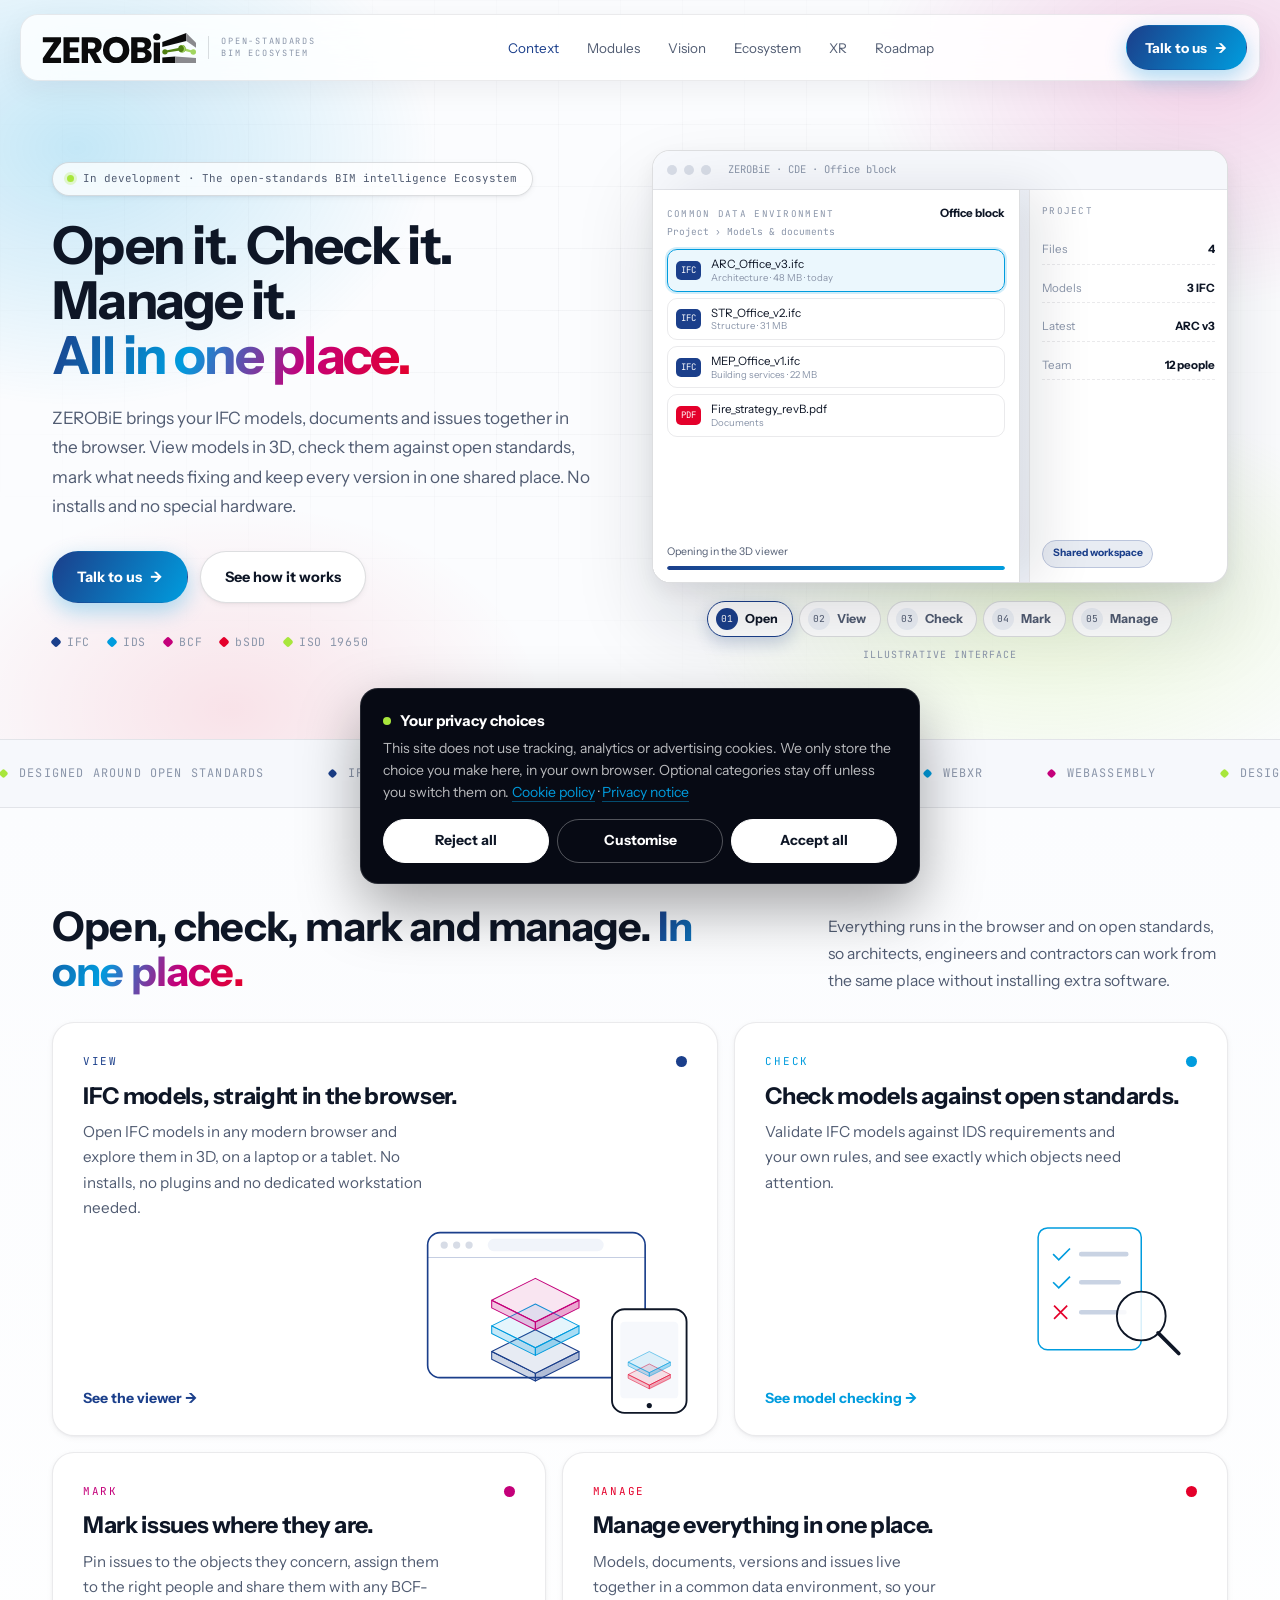
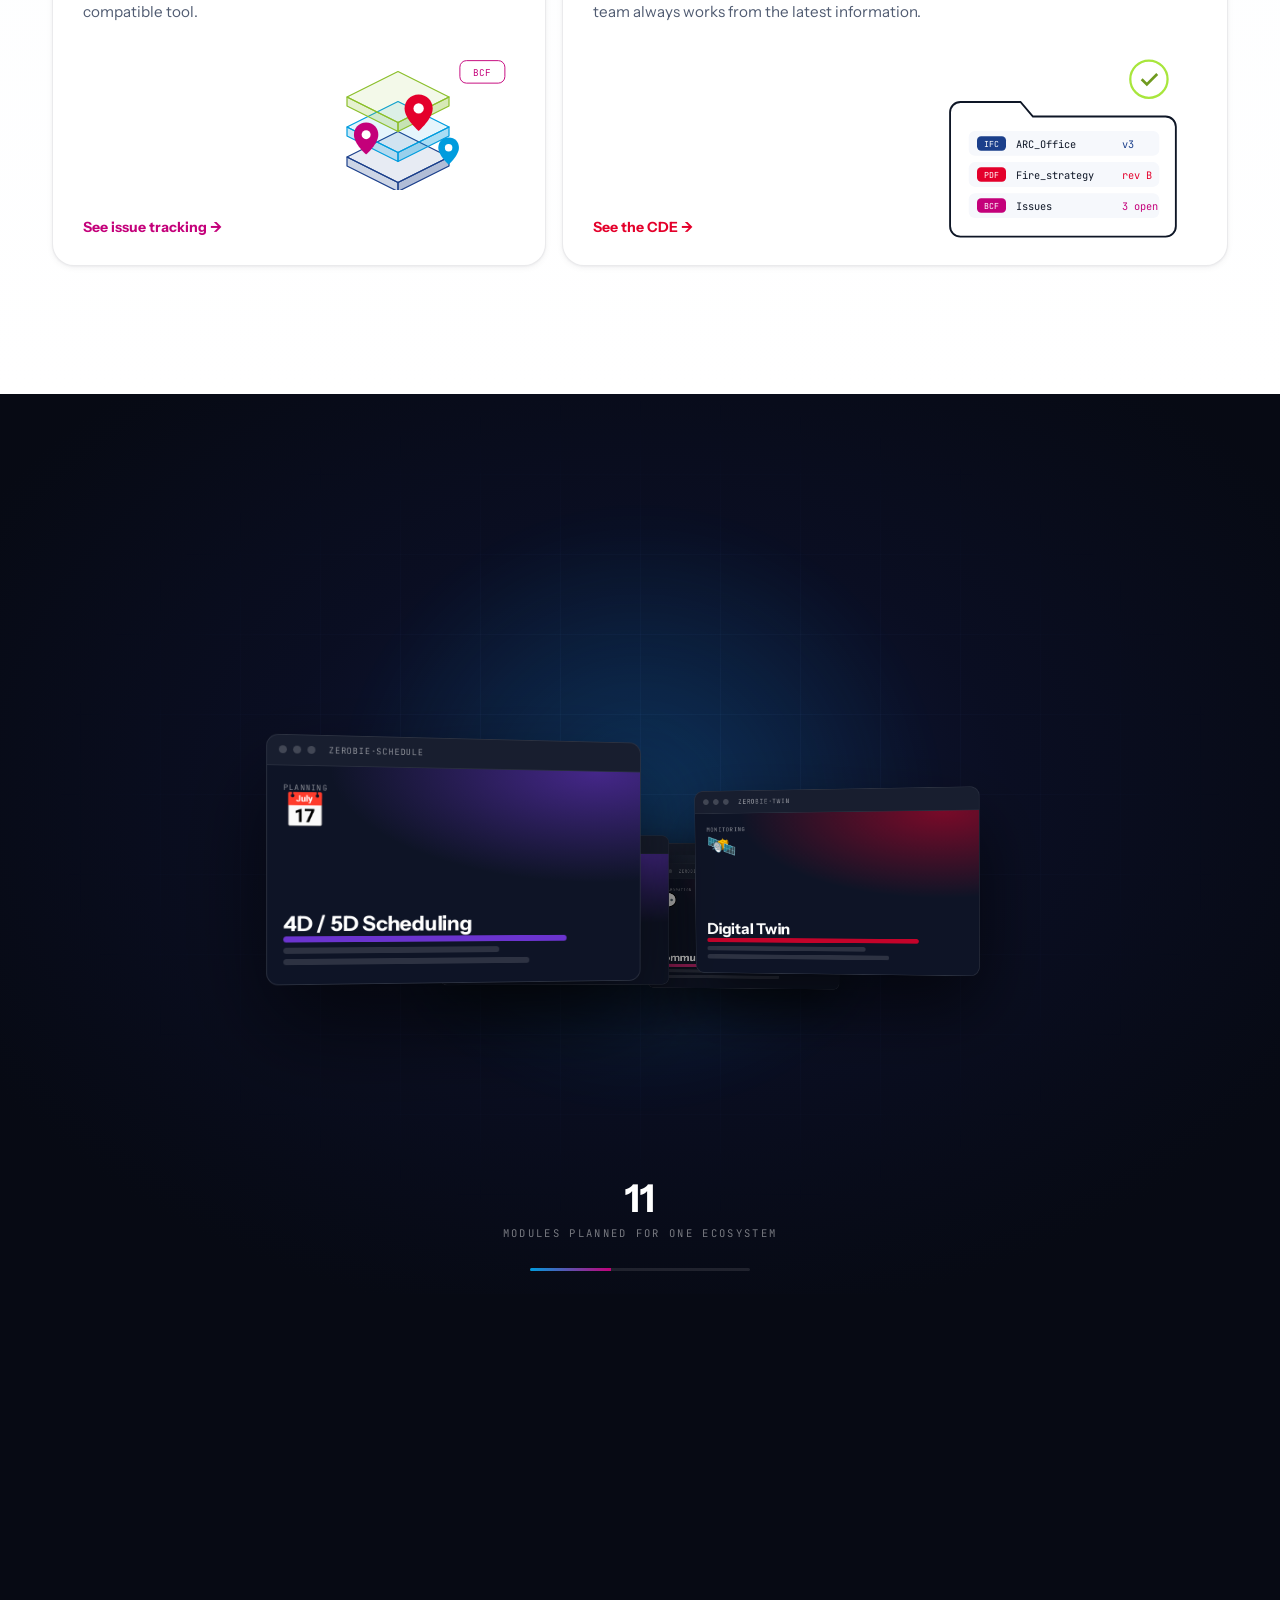
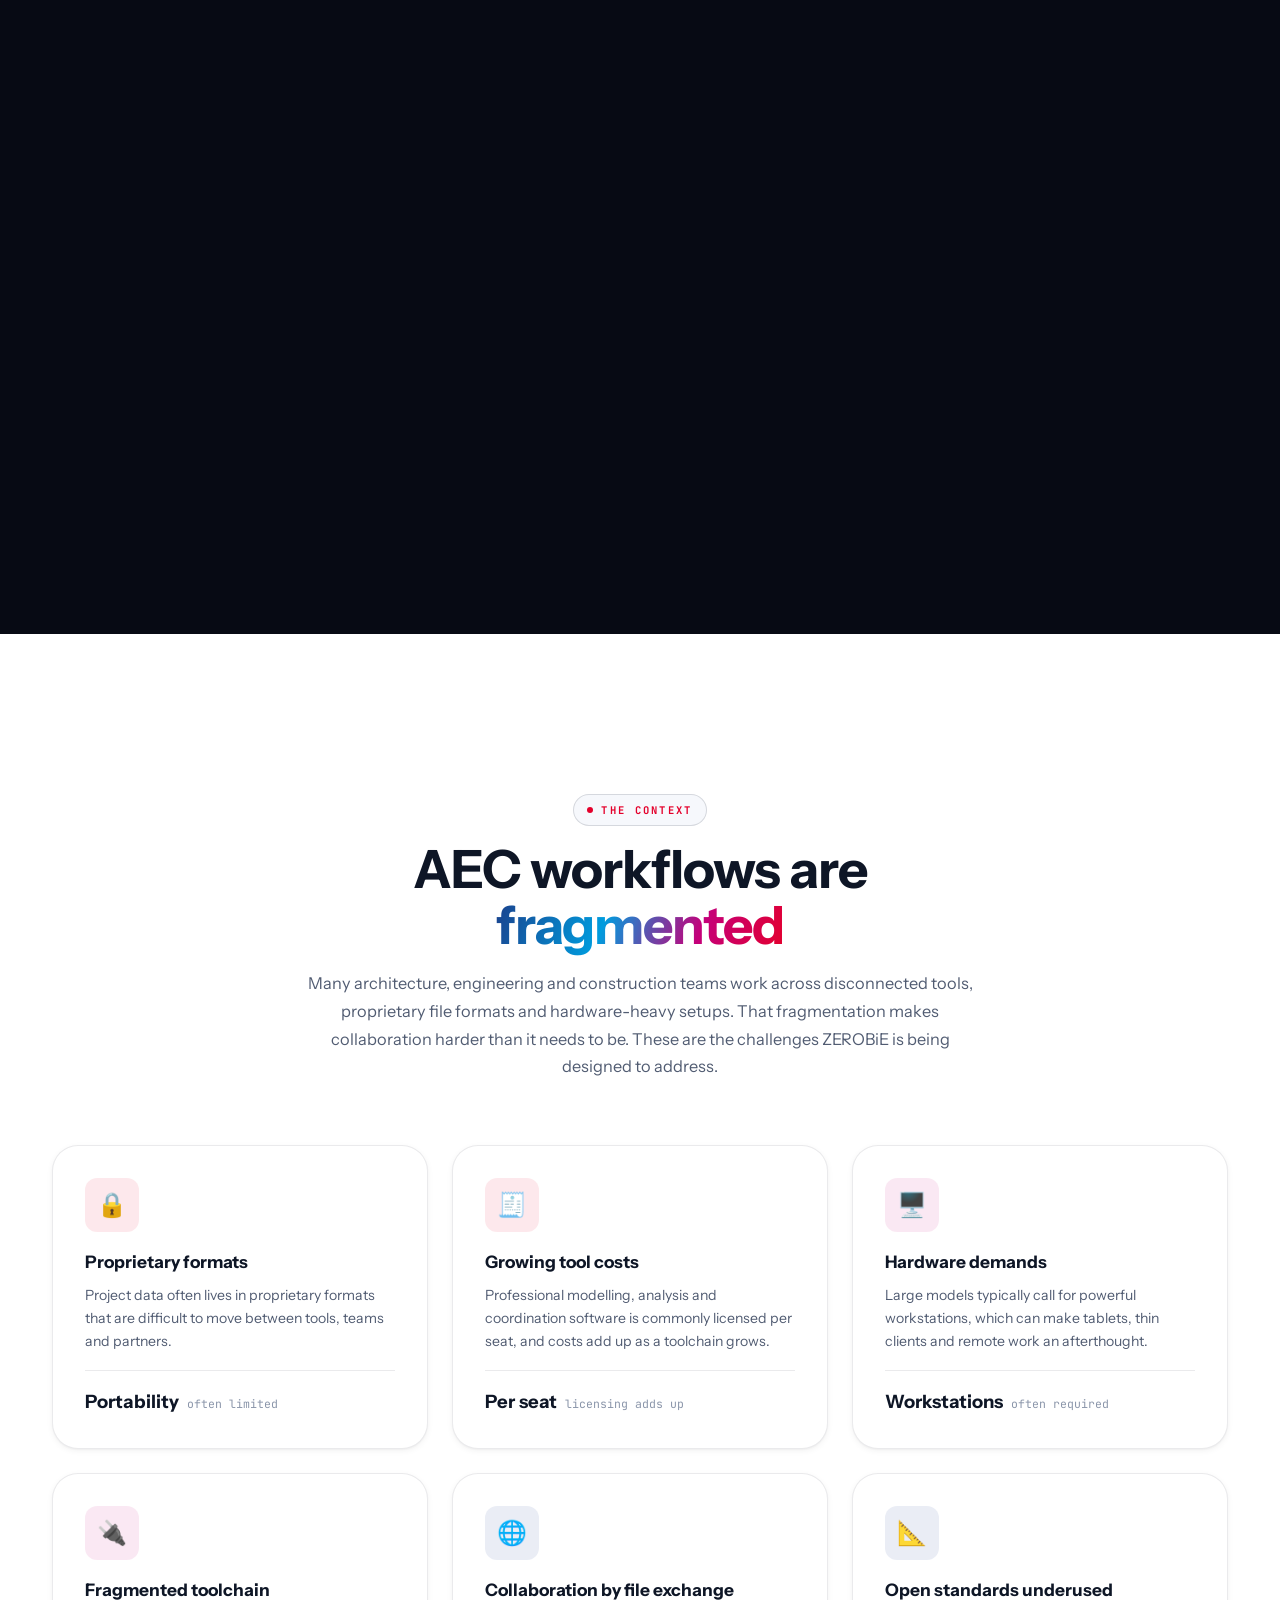
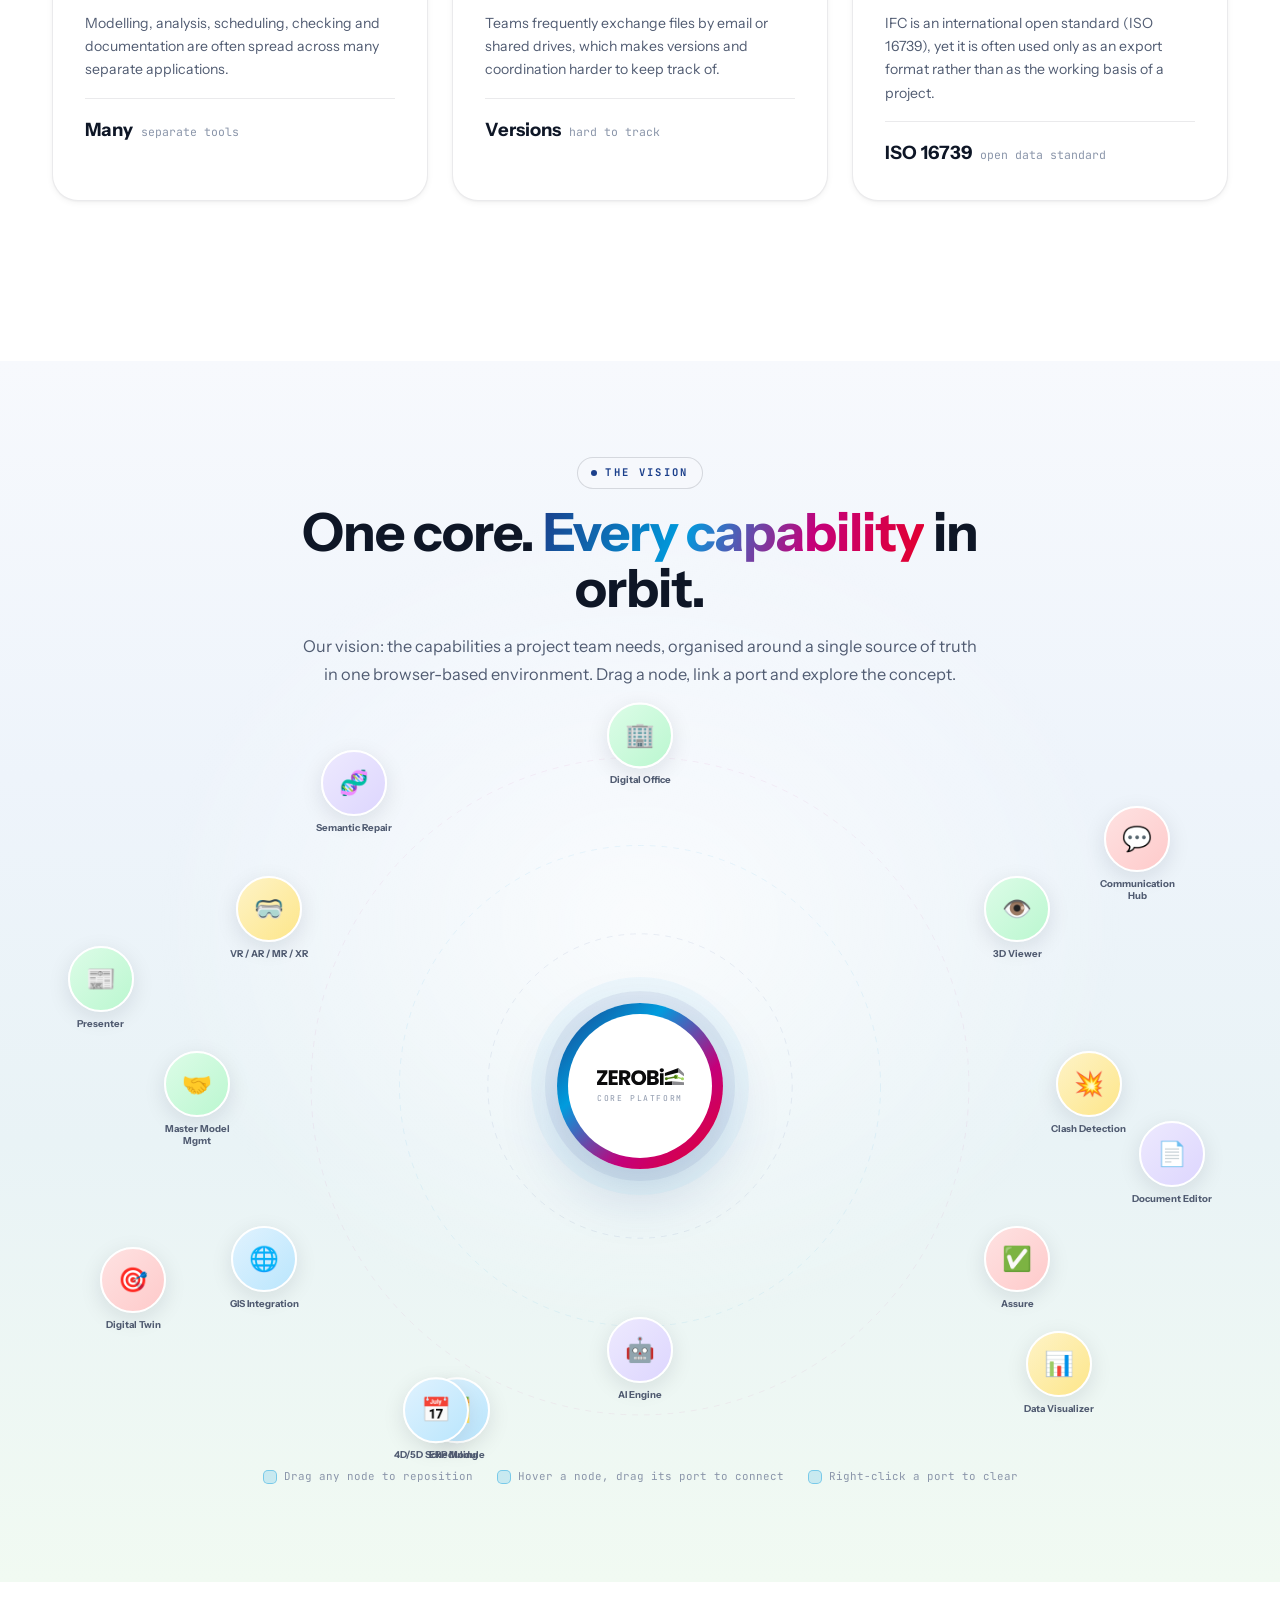
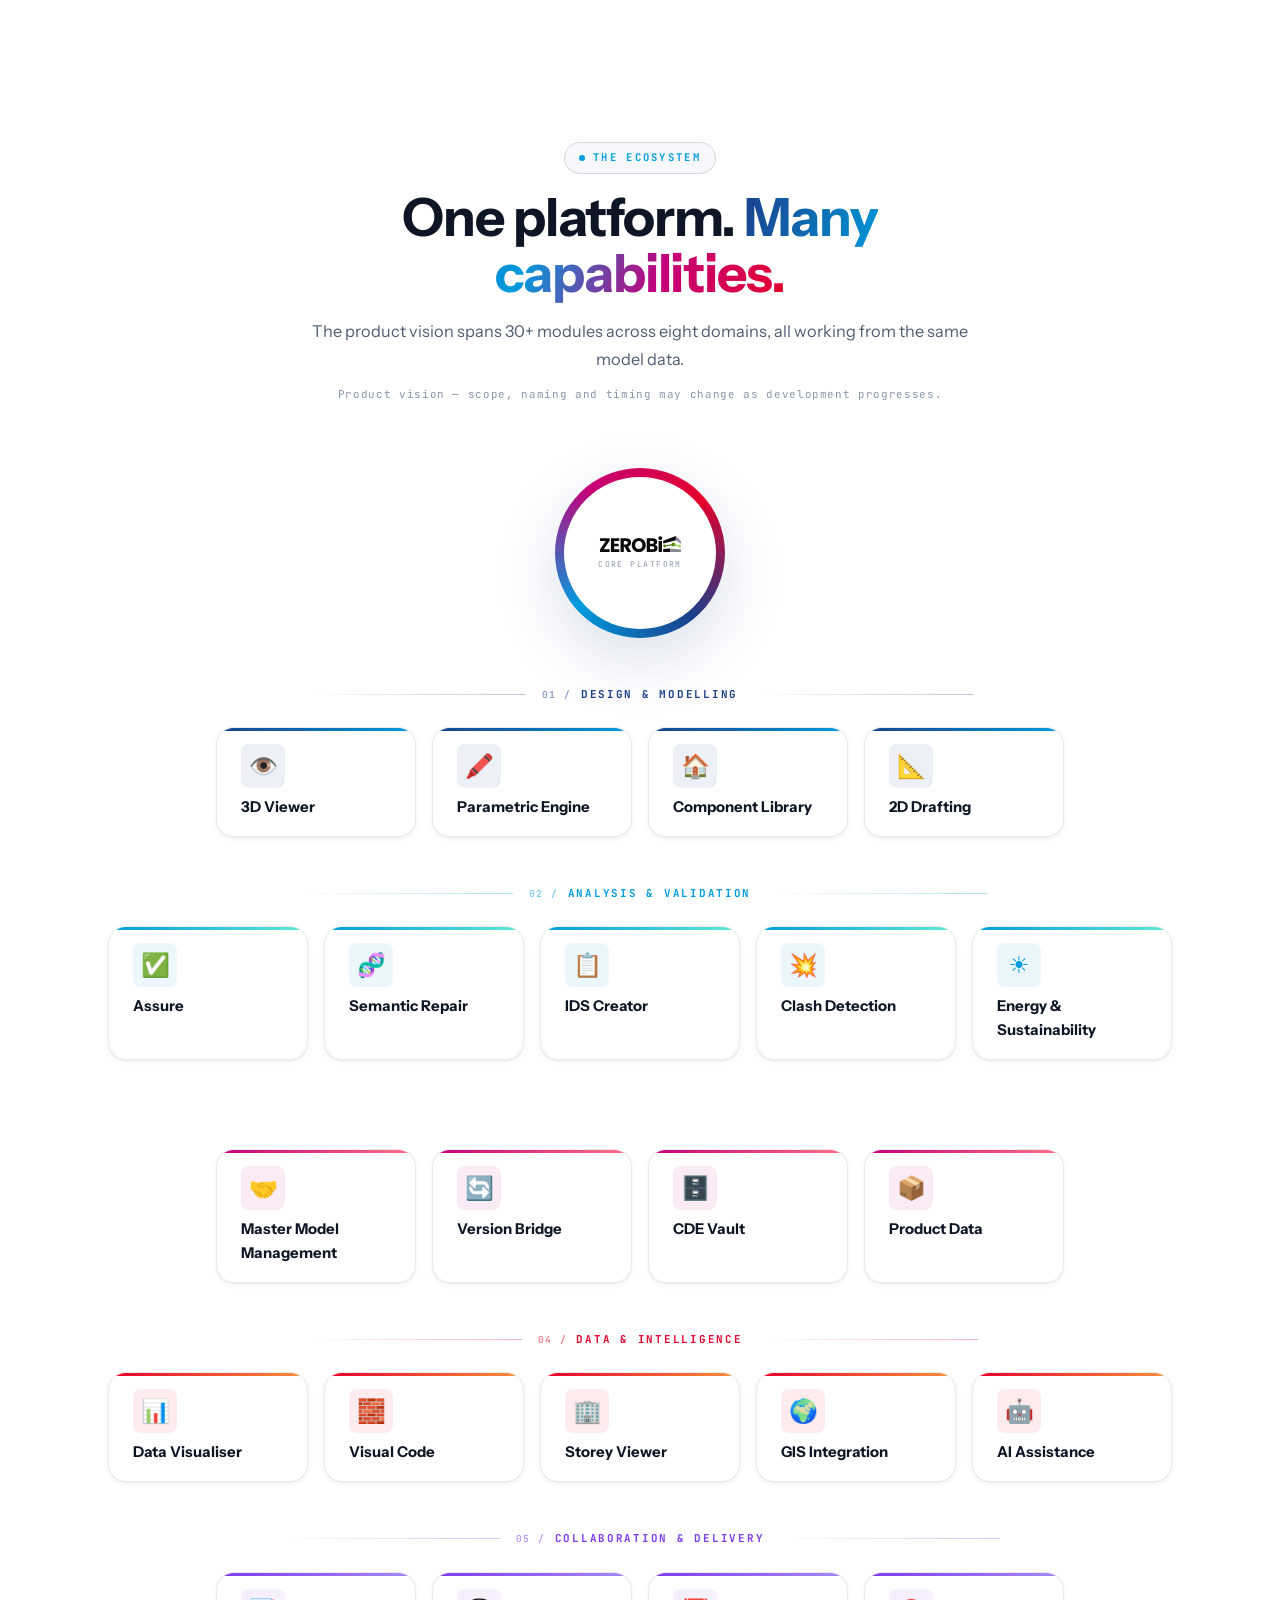
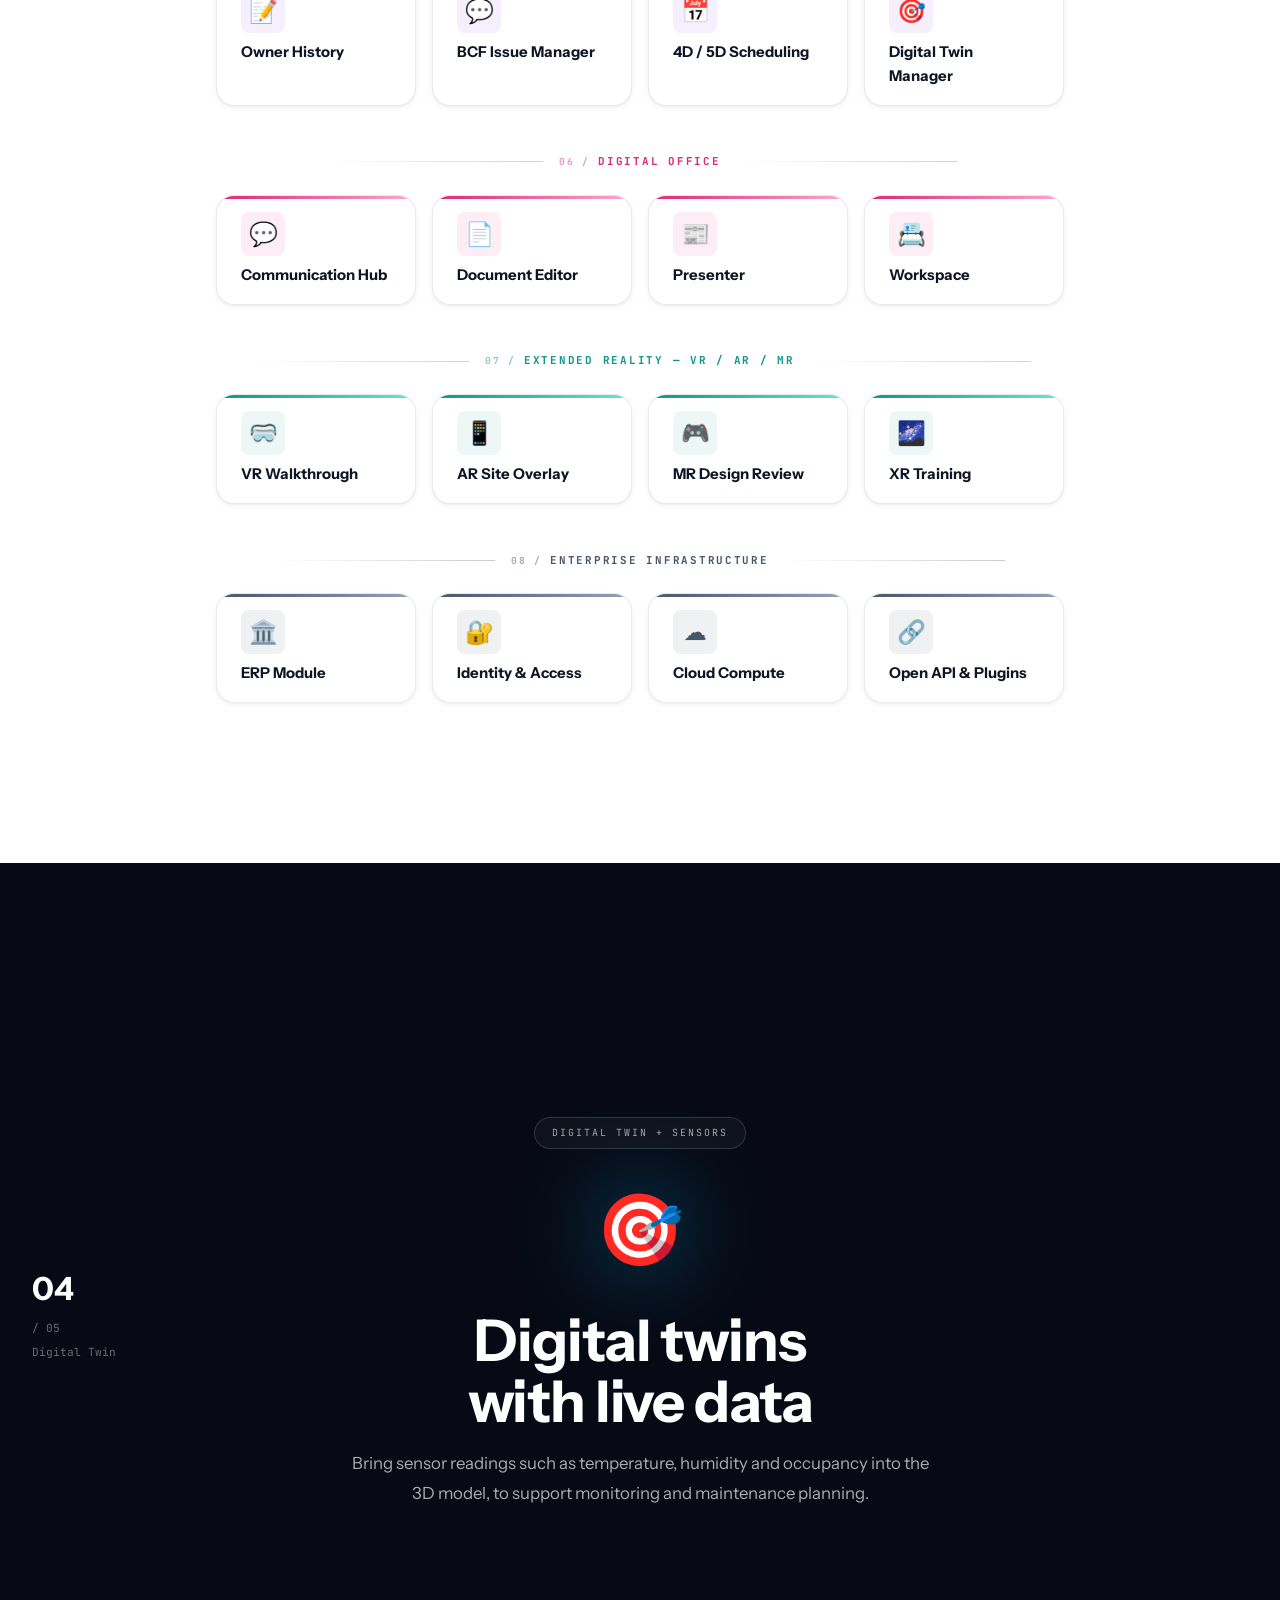
<file: index.html>
<!DOCTYPE html>
<html lang="en">
<head>
<meta charset="UTF-8">
<meta name="viewport" content="width=device-width, initial-scale=1.0">
<title>ZEROBiE | The open-standards BIM intelligence Ecosystem</title>
<meta name="description" content="ZEROBiE is a browser-based BIM platform in development at ZERO.BIM, designed around open standards such as IFC. Product vision, planned modules and indicative roadmap.">
<link rel="canonical" href="https://zerobie.com/">
<meta name="theme-color" content="#070a14">
<meta name="referrer" content="strict-origin-when-cross-origin">
<meta property="og:type" content="website">
<meta property="og:site_name" content="ZEROBiE">
<meta property="og:title" content="ZEROBiE | The open-standards BIM intelligence Ecosystem">
<meta property="og:description" content="A browser-based BIM platform in development at ZERO.BIM, designed around open standards such as IFC.">
<meta property="og:url" content="https://zerobie.com/">
<meta property="og:image" content="https://zerobie.com/assets/icons/og-image.png">
<meta property="og:image:width" content="1200">
<meta property="og:image:height" content="630">
<meta name="twitter:card" content="summary_large_image">
<link rel="icon" href="favicon.ico" sizes="any">
<link rel="icon" type="image/png" sizes="32x32" href="assets/icons/favicon-32.png">
<link rel="apple-touch-icon" href="apple-touch-icon.png">
<link rel="manifest" href="site.webmanifest">
<link rel="stylesheet" href="assets/css/fonts.css">
<link rel="stylesheet" href="assets/css/consent.css">
<script src="assets/js/three.min.js"></script>
<style>
/* ============================================================
   ZEROBiE — interim website · ZERO.BIM · brand v2
   Cinematic 3D · physics-tuned easing · intentional design
   ============================================================ */
*{margin:0;padding:0;box-sizing:border-box}

:root{
  --blue:#1B3F8B; --cyan:#009CDE; --magenta:#C4007A; --red:#E4002B;
  --lime:#A8E63C; --ink-i:#2A0A14;
  --bg:#ffffff; --bg-soft:#f6f8fc; --bg-mute:#eef2f8;
  --night:#070a14; --night-2:#0c1226;
  --text:#0e1626; --text-2:#515c72; --text-3:#8b96aa;
  --line:rgba(14,22,38,.085); --line-2:rgba(14,22,38,.14);
  --glass:rgba(255,255,255,.72);

  --sp-1:4px; --sp-2:8px; --sp-3:12px; --sp-4:16px; --sp-5:24px;
  --sp-6:32px; --sp-7:48px; --sp-8:64px; --sp-9:96px; --sp-10:128px; --sp-11:160px;

  --r-xs:8px; --r-sm:12px; --r-md:18px; --r-lg:26px; --r-xl:34px; --r-pill:999px;

  --el-1:0 1px 2px rgba(14,22,38,.04),0 2px 6px rgba(14,22,38,.05);
  --el-2:0 2px 6px rgba(14,22,38,.05),0 10px 26px rgba(14,22,38,.07);
  --el-3:0 8px 18px rgba(14,22,38,.07),0 26px 56px rgba(14,22,38,.11);
  --el-4:0 18px 38px rgba(14,22,38,.10),0 44px 96px rgba(14,22,38,.16);

  --ease-out:cubic-bezier(.16,1,.3,1);
  --ease-spring:cubic-bezier(.34,1.28,.5,1);
  --ease-io:cubic-bezier(.66,0,.34,1);
  --dur-1:140ms; --dur-2:240ms; --dur-3:420ms; --dur-4:680ms; --dur-5:980ms;
  --maxw:1240px;
}

html{scroll-behavior:smooth;scroll-padding-top:84px;font-family:'Instrument Sans',system-ui,sans-serif;
  background:var(--bg);color:var(--text);-webkit-font-smoothing:antialiased;text-rendering:optimizeLegibility}
body{overflow-x:hidden;background:var(--bg);line-height:1.6}
::selection{background:rgba(0,156,222,.18);color:var(--blue)}
::-webkit-scrollbar{width:9px}
::-webkit-scrollbar-track{background:var(--bg-mute)}
::-webkit-scrollbar-thumb{background:linear-gradient(var(--cyan),var(--blue));border-radius:9px;border:2px solid var(--bg-mute)}
img{max-width:100%;display:block}
a{color:inherit}

.wrap{max-width:var(--maxw);margin:0 auto;padding:0 var(--sp-6)}
section{position:relative}
.pad{padding:var(--sp-11) 0}
.pad-sm{padding:var(--sp-9) 0}

/* ---------- logo image ---------- */
.brand-logo{height:1em;width:auto;display:block}

/* ---------- eyebrow / heads ---------- */
.eyebrow{display:inline-flex;align-items:center;gap:var(--sp-2);
  font-family:'JetBrains Mono',monospace;font-size:.66rem;font-weight:600;
  letter-spacing:.22em;text-transform:uppercase;padding:.42rem .85rem;
  border-radius:var(--r-pill);border:1px solid var(--line-2);background:var(--bg-soft)}
.eyebrow .ed{width:6px;height:6px;border-radius:50%}
.eyebrow.b{color:var(--blue)} .eyebrow.b .ed{background:var(--blue)}
.eyebrow.c{color:var(--cyan)} .eyebrow.c .ed{background:var(--cyan)}
.eyebrow.m{color:var(--magenta)} .eyebrow.m .ed{background:var(--magenta)}
.eyebrow.r{color:var(--red)} .eyebrow.r .ed{background:var(--red)}
.eyebrow.l{color:#67901a} .eyebrow.l .ed{background:var(--lime)}

.shead{max-width:680px;margin:0 auto var(--sp-8);text-align:center}
.shead .eyebrow{margin-bottom:var(--sp-4)}
.shead h2{font-family:'Instrument Sans',sans-serif;font-size:clamp(2rem,4.4vw,3.3rem);
  font-weight:600;line-height:1.06;letter-spacing:-.02em;margin-bottom:var(--sp-4)}
.shead p{color:var(--text-2);font-size:1.02rem;line-height:1.7}
.shead.light h2{color:#fff}
.shead.light p{color:rgba(255,255,255,.62)}
.gtxt{background:linear-gradient(110deg,var(--blue),var(--cyan) 38%,var(--magenta) 70%,var(--red));
  -webkit-background-clip:text;background-clip:text;-webkit-text-fill-color:transparent}

/* ---------- reveal motion (3D) ---------- */
.reveal{opacity:0;transform:translate3d(0,34px,0);
  transition:opacity var(--dur-4) var(--ease-out),transform var(--dur-4) var(--ease-out);
  transition-delay:calc(var(--i,0)*72ms)}
.reveal.in{opacity:1;transform:none}
.reveal-z{opacity:0;transform:perspective(1300px) rotateX(15deg) translate3d(0,52px,0);
  transform-origin:50% 100%;
  transition:opacity var(--dur-4) var(--ease-out),transform var(--dur-5) var(--ease-out);
  transition-delay:calc(var(--i,0)*70ms)}
.reveal-z.in{opacity:1;transform:none}
.reveal-l{opacity:0;transform:perspective(1300px) rotateY(20deg) translate3d(-60px,0,-40px);
  transform-origin:0% 50%;
  transition:opacity var(--dur-4) var(--ease-out),transform var(--dur-5) var(--ease-out);
  transition-delay:calc(var(--i,0)*70ms)}
.reveal-l.in{opacity:1;transform:none}
.reveal-r{opacity:0;transform:perspective(1300px) rotateY(-20deg) translate3d(60px,0,-40px);
  transform-origin:100% 50%;
  transition:opacity var(--dur-4) var(--ease-out),transform var(--dur-5) var(--ease-out);
  transition-delay:calc(var(--i,0)*70ms)}
.reveal-r.in{opacity:1;transform:none}

/* ---------- buttons ---------- */
.btn{display:inline-flex;align-items:center;gap:var(--sp-2);font-family:'Instrument Sans',sans-serif;
  font-size:.9rem;font-weight:600;padding:.85rem 1.5rem;border-radius:var(--r-pill);
  border:1px solid transparent;cursor:pointer;text-decoration:none;position:relative;
  transition:transform var(--dur-2) var(--ease-spring),box-shadow var(--dur-2) var(--ease-out),
    background var(--dur-2) var(--ease-out);will-change:transform}
.btn:active{transform:scale(.97)}
.btn-primary{background:linear-gradient(120deg,var(--blue),var(--cyan));color:#fff;
  box-shadow:0 8px 22px rgba(0,156,222,.32)}
.btn-primary:hover{transform:translateY(-3px);box-shadow:0 16px 38px rgba(0,156,222,.42)}
.btn-ghost{background:var(--bg);color:var(--text);border-color:var(--line-2);box-shadow:var(--el-1)}
.btn-ghost:hover{transform:translateY(-3px);box-shadow:var(--el-3)}
.btn-light{background:#fff;color:var(--text)}
.btn-light:hover{transform:translateY(-3px);box-shadow:0 16px 40px rgba(0,0,0,.3)}
.btn-outline{background:rgba(255,255,255,.06);color:#fff;border-color:rgba(255,255,255,.22)}
.btn-outline:hover{transform:translateY(-3px);background:rgba(255,255,255,.12)}
.btn .arw{transition:transform var(--dur-2) var(--ease-out)}
.btn:hover .arw{transform:translateX(4px)}

/* ============================================================  NAV  */
nav{position:fixed;top:0;left:0;right:0;z-index:1000;
  display:flex;align-items:center;justify-content:space-between;padding:var(--sp-3) var(--sp-6);
  background:rgba(255,255,255,.7);backdrop-filter:blur(22px) saturate(1.6);
  -webkit-backdrop-filter:blur(22px) saturate(1.6);border-bottom:1px solid transparent;
  transition:padding var(--dur-3) var(--ease-out),background var(--dur-3) var(--ease-out),
    border-color var(--dur-3) var(--ease-out),transform var(--dur-3) var(--ease-out),
    box-shadow var(--dur-3) var(--ease-out)}
nav.scrolled{padding-top:var(--sp-2);padding-bottom:var(--sp-2);
  border-bottom-color:var(--line);box-shadow:0 6px 30px rgba(14,22,38,.06)}
nav.hide{transform:translateY(-102%)}
.nav-brand{display:flex;align-items:center;gap:var(--sp-3);text-decoration:none}
.nav-brand .brand-logo{height:30px;transition:height var(--dur-3) var(--ease-out)}
nav.scrolled .nav-brand .brand-logo{height:26px}
.nav-brand .brand-sub{font-family:'JetBrains Mono',monospace;font-size:.54rem;
  letter-spacing:.2em;text-transform:uppercase;color:var(--text-3);
  padding-left:var(--sp-3);border-left:1px solid var(--line-2);line-height:1.35}
.nav-links{display:flex;align-items:center;gap:var(--sp-1);list-style:none}
.nav-links a{font-size:.84rem;font-weight:500;color:var(--text-2);text-decoration:none;
  padding:.5rem .75rem;border-radius:var(--r-pill);
  transition:color var(--dur-2) var(--ease-out),background var(--dur-2) var(--ease-out)}
.nav-links a:hover{color:var(--text);background:var(--bg-mute)}
.nav-links a.active{color:var(--blue)}
.nav-cta{display:flex;align-items:center;gap:var(--sp-3)}
.nav-burger{display:none;flex-direction:column;gap:4px;background:none;border:0;cursor:pointer;padding:8px}
.nav-burger span{width:20px;height:2px;background:var(--text);border-radius:2px}

/* ============================================================  HERO  */
.hero{min-height:100svh;display:flex;flex-direction:column;align-items:center;justify-content:center;
  text-align:center;position:relative;overflow:hidden;padding:var(--sp-11) var(--sp-6) var(--sp-9)}
#heroGL{position:absolute;inset:0;width:100%;height:100%;z-index:1;
  opacity:0;transition:opacity 1.4s var(--ease-out)}
#heroGL.ready{opacity:1}
.hero-bg{position:absolute;inset:0;z-index:0;background:
  radial-gradient(56% 48% at 50% 42%,rgba(255,255,255,.46),rgba(255,255,255,.08) 62%,transparent),
  linear-gradient(180deg,#f3f7fd,#e7eff9)}
.hero-grid{position:absolute;inset:0;z-index:0;pointer-events:none;
  background-image:linear-gradient(rgba(14,22,38,.05) 1px,transparent 1px),
    linear-gradient(90deg,rgba(14,22,38,.05) 1px,transparent 1px);
  background-size:62px 62px;
  -webkit-mask-image:radial-gradient(80% 70% at 50% 44%,#000,transparent 86%);
  mask-image:radial-gradient(80% 70% at 50% 44%,#000,transparent 86%)}
.hero-orbs{position:absolute;inset:0;z-index:0;overflow:hidden;pointer-events:none}
.hero-orbs span{position:absolute;border-radius:50%;filter:blur(72px);will-change:transform}
.hero-orbs span:nth-child(1){width:560px;height:560px;left:-9%;top:0%;
  background:radial-gradient(circle,rgba(0,156,222,.46),transparent 66%);animation:orb 26s var(--ease-io) infinite}
.hero-orbs span:nth-child(2){width:520px;height:520px;right:-7%;top:-4%;
  background:radial-gradient(circle,rgba(196,0,122,.34),transparent 66%);animation:orb 31s var(--ease-io) infinite reverse}
.hero-orbs span:nth-child(3){width:620px;height:620px;left:8%;bottom:-20%;
  background:radial-gradient(circle,rgba(27,63,139,.36),transparent 66%);animation:orb 35s var(--ease-io) infinite}
.hero-orbs span:nth-child(4){width:460px;height:460px;right:9%;bottom:-14%;
  background:radial-gradient(circle,rgba(168,230,60,.30),transparent 66%);animation:orb 29s var(--ease-io) infinite reverse}
.hero-orbs span:nth-child(5){width:400px;height:400px;left:42%;top:30%;
  background:radial-gradient(circle,rgba(228,0,43,.20),transparent 66%);animation:orb 38s var(--ease-io) infinite}
@keyframes orb{0%,100%{transform:translate(0,0) scale(1)}
  33%{transform:translate(64px,42px) scale(1.14)}66%{transform:translate(-46px,30px) scale(.9)}}
.hero-scrim{position:absolute;inset:0;z-index:2;pointer-events:none;
  background:radial-gradient(36% 33% at 50% 48%,rgba(244,248,253,.52),transparent 72%)}
.hero-inner{position:relative;z-index:3;display:flex;flex-direction:column;align-items:center}
.hero-badge{display:inline-flex;align-items:center;gap:var(--sp-3);
  padding:.5rem .95rem;border-radius:var(--r-pill);
  border:1px solid var(--line-2);background:var(--glass);box-shadow:var(--el-1);
  font-family:'JetBrains Mono',monospace;font-size:.68rem;color:var(--text-2);margin-bottom:var(--sp-6)}
.hero-badge .pill{background:var(--text);color:#fff;font-weight:600;
  padding:.2rem .55rem;border-radius:var(--r-pill);font-size:.6rem;letter-spacing:.12em}
.hero-badge .liv{display:inline-flex;align-items:center;gap:6px}
.hero-badge .liv b{width:6px;height:6px;border-radius:50%;background:var(--lime);
  animation:liv 2.4s var(--ease-out) infinite}
@keyframes liv{0%{box-shadow:0 0 0 0 rgba(168,230,60,.6)}70%,100%{box-shadow:0 0 0 9px rgba(168,230,60,0)}}
.hero-logo{height:clamp(64px,12vw,150px);margin-bottom:var(--sp-5)}
.hero-h2{font-family:'Instrument Sans',sans-serif;font-weight:500;
  font-size:clamp(1.1rem,2.3vw,1.6rem);letter-spacing:-.01em;margin-bottom:var(--sp-5)}
.hero-tag{max-width:620px;color:var(--text-2);font-size:clamp(.98rem,1.5vw,1.12rem);
  line-height:1.75;margin-bottom:var(--sp-7)}
.hero-tag strong{color:var(--text);font-weight:600}
.hero-cta{display:flex;gap:var(--sp-3);flex-wrap:wrap;justify-content:center;margin-bottom:var(--sp-9)}
.hero-stats{display:flex;gap:var(--sp-3);flex-wrap:wrap;justify-content:center}
.hstat{background:var(--glass);backdrop-filter:blur(12px);border:1px solid var(--line);
  border-radius:var(--r-md);padding:var(--sp-5) var(--sp-6);min-width:158px;box-shadow:var(--el-1);
  transition:transform var(--dur-3) var(--ease-spring),box-shadow var(--dur-3) var(--ease-out);
  transform-style:preserve-3d}
.hstat:hover{transform:translateY(-6px);box-shadow:var(--el-3)}
.hstat .hn{font-family:'Instrument Sans',sans-serif;font-size:2.3rem;font-weight:600;
  letter-spacing:-.02em;line-height:1}
.hstat:nth-child(1) .hn{color:var(--blue)} .hstat:nth-child(2) .hn{color:var(--cyan)}
.hstat:nth-child(3) .hn{color:var(--magenta)} .hstat:nth-child(4) .hn{color:var(--red)}
.hstat .hl{font-family:'JetBrains Mono',monospace;font-size:.62rem;letter-spacing:.13em;
  text-transform:uppercase;color:var(--text-3);margin-top:var(--sp-2)}
.scroll-cue{position:absolute;bottom:var(--sp-5);left:50%;transform:translateX(-50%);z-index:3;
  display:flex;flex-direction:column;align-items:center;gap:6px;
  font-family:'JetBrains Mono',monospace;font-size:.58rem;letter-spacing:.2em;
  text-transform:uppercase;color:var(--text-3)}
.scroll-cue .mouse{width:22px;height:34px;border:1.5px solid var(--line-2);border-radius:12px;position:relative}
.scroll-cue .mouse::after{content:'';position:absolute;left:50%;top:6px;width:3px;height:7px;
  border-radius:2px;background:var(--cyan);transform:translateX(-50%);
  animation:wheel 1.8s var(--ease-io) infinite}
@keyframes wheel{0%{opacity:0;transform:translate(-50%,0)}30%,70%{opacity:1}100%{opacity:0;transform:translate(-50%,10px)}}

/* ============================================================  MARQUEE  */
.strip{border-top:1px solid var(--line);border-bottom:1px solid var(--line);
  background:var(--bg-soft);padding:var(--sp-5) 0;overflow:hidden}
.strip-inner{display:flex;align-items:center;gap:var(--sp-8);width:max-content;
  animation:slide 34s linear infinite}
.strip:hover .strip-inner{animation-play-state:paused}
@keyframes slide{to{transform:translateX(-50%)}}
.strip-item{display:flex;align-items:center;gap:var(--sp-3);font-family:'JetBrains Mono',monospace;
  font-size:.74rem;letter-spacing:.1em;text-transform:uppercase;color:var(--text-3);white-space:nowrap}
.strip-item b{width:7px;height:7px;border-radius:2px;transform:rotate(45deg)}

/* ============================================================  STACK — 3D fly-through  */
.stack{position:relative;background:var(--night);color:#fff;height:560vh}
.stack-sticky{position:sticky;top:0;height:100vh;overflow:hidden;
  display:flex;align-items:center;justify-content:center}
.stack-bg{position:absolute;inset:0;z-index:0;background:
  radial-gradient(60% 60% at 50% 44%,#10183a 0%,#0a0e22 48%,#070a14 100%)}
.stack-bg::before{content:'';position:absolute;inset:0;
  background-image:linear-gradient(rgba(120,160,255,.06) 1px,transparent 1px),
    linear-gradient(90deg,rgba(120,160,255,.06) 1px,transparent 1px);
  background-size:80px 80px;
  -webkit-mask-image:radial-gradient(60% 60% at 50% 46%,#000,transparent 78%);
  mask-image:radial-gradient(60% 60% at 50% 46%,#000,transparent 78%)}
.stack-glow{position:absolute;left:50%;top:46%;width:680px;height:680px;
  transform:translate(-50%,-50%);border-radius:50%;z-index:0;pointer-events:none;
  background:radial-gradient(circle,rgba(0,156,222,.22),transparent 62%);filter:blur(28px)}
.stack-stage{position:absolute;inset:0;z-index:2;
  perspective:1500px;perspective-origin:50% 56%}
.stack-scene{position:absolute;left:50%;top:56%;width:0;height:0;
  transform-style:preserve-3d;will-change:transform}
.app-win{position:absolute;width:440px;height:288px;left:-220px;top:-144px;
  border-radius:14px;overflow:hidden;backface-visibility:hidden;
  background:#0e1426;border:1px solid rgba(255,255,255,.12);
  box-shadow:0 50px 110px rgba(0,0,0,.62);will-change:transform,opacity}
.aw-bar{display:flex;align-items:center;gap:7px;padding:9px 13px;
  background:rgba(255,255,255,.045);border-bottom:1px solid rgba(255,255,255,.07)}
.aw-bar i{width:9px;height:9px;border-radius:50%;background:rgba(255,255,255,.18)}
.aw-bar .aw-title{margin-left:8px;font-family:'JetBrains Mono',monospace;font-size:.62rem;
  letter-spacing:.08em;color:rgba(255,255,255,.5);text-transform:uppercase}
.aw-body{position:relative;height:calc(100% - 39px);padding:18px;display:flex;
  flex-direction:column;justify-content:space-between;overflow:hidden}
.aw-body::before{content:'';position:absolute;inset:0;opacity:.5;
  background:radial-gradient(120% 90% at 88% 0%,var(--awc,#009CDE),transparent 60%)}
.aw-tag{position:relative;font-family:'JetBrains Mono',monospace;font-size:.55rem;
  letter-spacing:.14em;text-transform:uppercase;color:rgba(255,255,255,.5)}
.aw-name{position:relative;font-family:'Instrument Sans',sans-serif;font-size:1.5rem;
  font-weight:600;line-height:1.12;letter-spacing:-.01em}
.aw-glyph{position:relative;font-size:2.4rem;line-height:1;filter:saturate(1.2)}
.aw-rows{position:relative;display:flex;flex-direction:column;gap:6px}
.aw-rows span{height:7px;border-radius:4px;background:rgba(255,255,255,.13)}
.aw-rows span:nth-child(1){width:82%;background:var(--awc,#009CDE);opacity:.85}
.aw-rows span:nth-child(2){width:62%}
.aw-rows span:nth-child(3){width:71%}
.stack-head{position:absolute;left:0;right:0;top:13%;z-index:5;text-align:center;
  padding:0 var(--sp-6);pointer-events:none}
.stack-head .eyebrow{background:rgba(255,255,255,.05);border-color:rgba(255,255,255,.14);
  color:rgba(255,255,255,.7);margin-bottom:var(--sp-4)}
.stack-head .eyebrow .ed{background:var(--cyan)}
.stack-head h2{font-family:'Instrument Sans',sans-serif;font-size:clamp(1.9rem,4.6vw,3.4rem);
  font-weight:600;letter-spacing:-.02em;line-height:1.05}
.stack-head p{color:rgba(255,255,255,.6);max-width:540px;margin:var(--sp-3) auto 0;font-size:.98rem}
.stack-count{position:absolute;left:0;right:0;bottom:5.5%;z-index:5;text-align:center;
  font-family:'JetBrains Mono',monospace;pointer-events:none}
.stack-count b{font-family:'Instrument Sans',sans-serif;font-size:2.4rem;font-weight:600;
  color:#fff;display:block;line-height:1}
.stack-count span{font-size:.66rem;letter-spacing:.22em;text-transform:uppercase;
  color:rgba(255,255,255,.45)}
.stack-track{position:absolute;left:50%;bottom:2.5%;transform:translateX(-50%);z-index:5;
  width:220px;height:3px;border-radius:3px;background:rgba(255,255,255,.1);overflow:hidden}
.stack-track i{position:absolute;left:0;top:0;height:100%;width:0;
  background:linear-gradient(90deg,var(--cyan),var(--magenta))}

/* ============================================================  PROBLEM  */
.prob-grid{display:grid;grid-template-columns:repeat(3,1fr);gap:var(--sp-5);perspective:1500px}
.prob-card{background:var(--bg);border:1px solid var(--line);border-radius:var(--r-lg);
  padding:var(--sp-6);box-shadow:var(--el-1);position:relative;overflow:hidden;
  transition:transform var(--dur-3) var(--ease-out),box-shadow var(--dur-3) var(--ease-out),
    border-color var(--dur-3) var(--ease-out);will-change:transform;transform-style:preserve-3d}
.prob-card::after{content:'';position:absolute;inset:0;border-radius:inherit;opacity:0;
  background:radial-gradient(420px circle at var(--mx,50%) var(--my,0%),rgba(0,156,222,.10),transparent 62%);
  transition:opacity var(--dur-3) var(--ease-out);pointer-events:none}
.prob-card:hover{box-shadow:var(--el-3);border-color:var(--line-2)}
.prob-card:hover::after{opacity:1}
.prob-ic{width:54px;height:54px;border-radius:var(--r-sm);display:flex;align-items:center;
  justify-content:center;font-size:1.5rem;margin-bottom:var(--sp-4);transform:translateZ(42px)}
.prob-card.r .prob-ic{background:rgba(228,0,43,.09);color:var(--red)}
.prob-card.m .prob-ic{background:rgba(196,0,122,.09);color:var(--magenta)}
.prob-card.b .prob-ic{background:rgba(27,63,139,.09);color:var(--blue)}
.prob-card h3{font-family:'Instrument Sans',sans-serif;font-size:1.08rem;font-weight:600;
  margin-bottom:var(--sp-2);transform:translateZ(28px)}
.prob-card p{font-size:.88rem;color:var(--text-2);line-height:1.66;transform:translateZ(15px)}
.prob-stat{margin-top:var(--sp-4);padding-top:var(--sp-4);border-top:1px solid var(--line);
  font-family:'JetBrains Mono',monospace;font-size:.72rem;color:var(--text-3);
  display:flex;align-items:baseline;gap:8px;transform:translateZ(22px)}
.prob-stat b{font-family:'Instrument Sans',sans-serif;font-size:1.15rem;font-weight:600;color:var(--text)}
/* scroll-drawn blueprint lines */
#problem{overflow:hidden}
#problem .wrap{position:relative;z-index:1}
.draw-lines{position:absolute;inset:0;width:100%;height:100%;z-index:0;pointer-events:none}
.dl-path{fill:none;stroke-width:2.6;stroke-linecap:round;
  filter:drop-shadow(0 0 7px rgba(0,156,222,.3))}
.dl-node{fill:#fff;stroke-width:3.4;opacity:0;transform-box:fill-box;transform-origin:center}
.dl-tip{opacity:0}

/* ============================================================  VISION orbital  */
.revolution-section{position:relative;overflow:hidden}
.revolution-canvas{width:100%;min-height:940px;position:relative;display:flex;
  align-items:center;justify-content:center;padding:var(--sp-9) var(--sp-6);
  background:radial-gradient(50% 44% at 50% 46%,rgba(255,255,255,.7),transparent 75%),
    linear-gradient(180deg,#f7f9fd,#eef4fb 34%,#e9f3f6 64%,#f1faf2)}
.revolution-inner{max-width:1180px;width:100%;position:relative}
.revolution-header{text-align:center;margin-bottom:var(--sp-7)}
.rev-hub{width:100%;max-width:1080px;margin:0 auto;position:relative;min-height:700px}
.rev-center{position:absolute;left:50%;top:50%;transform:translate(-50%,-50%);
  width:166px;height:166px;border-radius:50%;z-index:10;
  background:linear-gradient(135deg,var(--blue),var(--cyan),var(--magenta),var(--red));
  display:flex;align-items:center;justify-content:center;
  box-shadow:0 0 0 12px rgba(27,63,139,.07),0 0 0 26px rgba(0,156,222,.045),0 22px 60px rgba(27,63,139,.2)}
.rev-center-inner{width:144px;height:144px;border-radius:50%;background:#fff;display:flex;
  align-items:center;justify-content:center;flex-direction:column;gap:7px}
.rev-center-inner .brand-logo{height:17px}
.rev-center-inner span{font-family:'JetBrains Mono',monospace;font-size:.5rem;
  letter-spacing:.2em;color:var(--text-3);text-transform:uppercase}
.rev-orbit{position:absolute;left:50%;top:50%;border-radius:50%;
  border:1px dashed rgba(14,22,38,.08);transform:translate(-50%,-50%)}
.rev-orbit.r1{width:320px;height:320px} .rev-orbit.r2{width:500px;height:500px}
.rev-orbit.r3{width:680px;height:680px}
.rev-node{position:absolute;z-index:5;display:flex;flex-direction:column;align-items:center;
  gap:.35rem;transition:transform var(--dur-2) var(--ease-spring)}
.rev-node:hover{transform:scale(1.12)}
.rev-node .node-circle{width:66px;height:66px;border-radius:50%;display:flex;align-items:center;
  justify-content:center;font-size:1.5rem;box-shadow:0 6px 22px rgba(14,22,38,.1);border:2px solid #fff}
.rev-node .node-label{font-family:'Instrument Sans',sans-serif;font-size:.6rem;font-weight:600;
  text-align:center;color:var(--text-2);max-width:86px;line-height:1.3}
.rev-node.blue .node-circle{background:linear-gradient(135deg,#e0f2fe,#bae6fd);color:var(--blue)}
.rev-node.green .node-circle{background:linear-gradient(135deg,#dcfce7,#bbf7d0);color:var(--cyan)}
.rev-node.orange .node-circle{background:linear-gradient(135deg,#fef3c7,#fde68a);color:var(--magenta)}
.rev-node.red .node-circle{background:linear-gradient(135deg,#fee2e2,#fecaca);color:var(--red)}
.rev-node.purple .node-circle{background:linear-gradient(135deg,#ede9fe,#ddd6fe);color:#7c3aed}
.rev-connectors{position:absolute;top:0;left:0;width:100%;height:100%;pointer-events:none;z-index:1}
@keyframes xrFloat{0%,100%{transform:translateY(0)}50%{transform:translateY(-12px)}}
.rev-hint{text-align:center;margin-top:var(--sp-6);font-family:'JetBrains Mono',monospace;
  font-size:.68rem;color:var(--text-3);display:flex;gap:var(--sp-5);justify-content:center;flex-wrap:wrap}
.rev-hint span{display:inline-flex;align-items:center;gap:7px}
.rev-hint i{width:14px;height:14px;border-radius:5px;background:rgba(0,156,222,.16);
  border:1px solid rgba(0,156,222,.4);font-style:normal}

/* ============================================================  ECOSYSTEM  */
.eco-center{width:170px;height:170px;border-radius:50%;margin:0 auto var(--sp-2);position:relative;
  background:conic-gradient(from 140deg,var(--blue),var(--cyan),var(--magenta),var(--red),var(--blue));
  display:flex;align-items:center;justify-content:center;box-shadow:0 22px 64px rgba(27,63,139,.16)}
.eco-center::before{content:'';position:absolute;inset:9px;border-radius:50%;background:#fff}
.eco-center .ecc{position:relative;display:flex;flex-direction:column;align-items:center;gap:6px}
.eco-center .ecc .brand-logo{height:16px}
.eco-center .ecc small{font-family:'JetBrains Mono',monospace;font-size:.5rem;
  letter-spacing:.18em;color:var(--text-3);text-transform:uppercase}
.ring-label{display:flex;align-items:center;gap:var(--sp-4);justify-content:center;margin:var(--sp-7) 0 var(--sp-5)}
.ring-label span{font-family:'JetBrains Mono',monospace;font-size:.68rem;font-weight:600;
  letter-spacing:.16em;text-transform:uppercase;white-space:nowrap}
.ring-label::before,.ring-label::after{content:'';flex:1;height:1px;max-width:220px}
.ring-label .rn{font-size:.6rem;opacity:.5}
.rl-blue span{color:var(--blue)} .rl-blue::before,.rl-blue::after{background:linear-gradient(90deg,transparent,rgba(27,63,139,.3))}
.rl-cyan span{color:var(--cyan)} .rl-cyan::before,.rl-cyan::after{background:linear-gradient(90deg,transparent,rgba(0,156,222,.3))}
.rl-mag span{color:var(--magenta)} .rl-mag::before,.rl-mag::after{background:linear-gradient(90deg,transparent,rgba(196,0,122,.3))}
.rl-red span{color:var(--red)} .rl-red::before,.rl-red::after{background:linear-gradient(90deg,transparent,rgba(228,0,43,.3))}
.rl-purple span{color:#7c3aed} .rl-purple::before,.rl-purple::after{background:linear-gradient(90deg,transparent,rgba(124,58,237,.3))}
.rl-pink span{color:#db2777} .rl-pink::before,.rl-pink::after{background:linear-gradient(90deg,transparent,rgba(219,39,119,.3))}
.rl-teal span{color:#0d9488} .rl-teal::before,.rl-teal::after{background:linear-gradient(90deg,transparent,rgba(13,148,136,.3))}
.rl-slate span{color:#475569} .rl-slate::before,.rl-slate::after{background:linear-gradient(90deg,transparent,rgba(71,85,105,.3))}
.eco-ring{display:flex;flex-wrap:wrap;justify-content:center;gap:var(--sp-4);perspective:1300px}
.mod-card{background:var(--bg);border:1px solid var(--line);border-radius:var(--r-md);
  padding:var(--sp-4) var(--sp-5);width:200px;box-shadow:var(--el-1);position:relative;overflow:hidden;
  transition:transform var(--dur-3) var(--ease-out),box-shadow var(--dur-3) var(--ease-out),
    border-color var(--dur-3) var(--ease-out);will-change:transform;transform-style:preserve-3d;cursor:pointer}
.mod-card::before{content:'';position:absolute;top:0;left:0;right:0;height:3px}
.mod-card:hover{box-shadow:var(--el-3);border-color:var(--line-2);transform:translateY(-2px)}
.mod-ic{font-size:1.45rem;margin-bottom:var(--sp-2);display:inline-flex;width:44px;height:44px;
  align-items:center;justify-content:center;border-radius:var(--r-xs);transform:translateZ(34px)}
.mod-card h4{font-family:'Instrument Sans',sans-serif;font-size:.93rem;font-weight:600;
  margin-bottom:0;display:flex;align-items:center;gap:6px;flex-wrap:wrap;transform:translateZ(22px)}
.mod-card p{font-size:.76rem;color:var(--text-3);line-height:1.6;transform:translateZ(12px);
  max-height:0;opacity:0;margin:0;overflow:hidden;
  transition:max-height var(--dur-3) var(--ease-out),opacity var(--dur-2) var(--ease-out),margin var(--dur-3) var(--ease-out)}
.mod-card:hover p,.mod-card:focus-within p{max-height:200px;opacity:1;margin-top:var(--sp-2)}
.mod-tag{display:inline-block;font-family:'JetBrains Mono',monospace;font-size:.54rem;font-weight:600;
  letter-spacing:.08em;padding:.2rem .5rem;border-radius:var(--r-pill);margin-top:0;transform:translateZ(18px);
  max-height:0;opacity:0;overflow:hidden;
  transition:max-height var(--dur-3) var(--ease-out),opacity var(--dur-2) var(--ease-out),margin var(--dur-3) var(--ease-out)}
.mod-card:hover .mod-tag,.mod-card:focus-within .mod-tag{max-height:30px;opacity:1;margin-top:var(--sp-3)}
.badge-built{font-family:'JetBrains Mono',monospace;font-size:.5rem;font-weight:600;
  padding:.12rem .42rem;border-radius:5px;letter-spacing:.06em;
  background:rgba(168,230,60,.2);color:#4d7c0f;border:1px solid rgba(168,230,60,.5)}
.c-blue::before{background:linear-gradient(90deg,var(--blue),var(--cyan))}
.c-blue .mod-ic{background:rgba(27,63,139,.08);color:var(--blue)} .c-blue .mod-tag{background:rgba(27,63,139,.08);color:var(--blue)}
.c-cyan::before{background:linear-gradient(90deg,var(--cyan),#5eead4)}
.c-cyan .mod-ic{background:rgba(0,156,222,.08);color:var(--cyan)} .c-cyan .mod-tag{background:rgba(0,156,222,.08);color:var(--cyan)}
.c-mag::before{background:linear-gradient(90deg,var(--magenta),#fb7185)}
.c-mag .mod-ic{background:rgba(196,0,122,.08);color:var(--magenta)} .c-mag .mod-tag{background:rgba(196,0,122,.08);color:var(--magenta)}
.c-red::before{background:linear-gradient(90deg,var(--red),#fb923c)}
.c-red .mod-ic{background:rgba(228,0,43,.08);color:var(--red)} .c-red .mod-tag{background:rgba(228,0,43,.08);color:var(--red)}
.c-purple::before{background:linear-gradient(90deg,#7c3aed,#a78bfa)}
.c-purple .mod-ic{background:rgba(124,58,237,.08);color:#7c3aed} .c-purple .mod-tag{background:rgba(124,58,237,.08);color:#7c3aed}
.c-pink::before{background:linear-gradient(90deg,#db2777,#f9a8d4)}
.c-pink .mod-ic{background:rgba(219,39,119,.08);color:#db2777} .c-pink .mod-tag{background:rgba(219,39,119,.08);color:#db2777}
.c-teal::before{background:linear-gradient(90deg,#0d9488,#5eead4)}
.c-teal .mod-ic{background:rgba(13,148,136,.08);color:#0d9488} .c-teal .mod-tag{background:rgba(13,148,136,.08);color:#0d9488}
.c-slate::before{background:linear-gradient(90deg,#475569,#94a3b8)}
.c-slate .mod-ic{background:rgba(71,85,105,.08);color:#475569} .c-slate .mod-tag{background:rgba(71,85,105,.08);color:#475569}

/* ============================================================  XR  */
.xr-section{position:relative;background:var(--night);color:#fff;height:560vh}
.xr-sticky{position:sticky;top:0;height:100vh;display:flex;align-items:center;justify-content:center;overflow:hidden}
.xr-bg-canvas{position:absolute;inset:0;z-index:1}
#xrGL{position:absolute;inset:0;width:100%;height:100%;z-index:2;pointer-events:none}
.xr-panel{position:absolute;inset:0;display:flex;align-items:center;justify-content:center;
  opacity:0;transform:perspective(1400px) rotateY(18deg) translate3d(80px,40px,-120px);
  pointer-events:none;z-index:5;
  transition:opacity .7s var(--ease-out),transform .9s var(--ease-out)}
.xr-panel.active{opacity:1;transform:none;pointer-events:auto}
.xr-content{text-align:center;max-width:780px;padding:var(--sp-6);position:relative;z-index:10}
.xr-ic{font-size:4.4rem;margin-bottom:var(--sp-5);filter:drop-shadow(0 0 44px rgba(0,156,222,.55))}
.xr-tag{display:inline-flex;align-items:center;gap:8px;font-family:'JetBrains Mono',monospace;
  font-size:.62rem;letter-spacing:.2em;text-transform:uppercase;padding:.45rem 1.1rem;
  border-radius:var(--r-pill);margin-bottom:var(--sp-5);border:1px solid rgba(255,255,255,.14);
  color:rgba(255,255,255,.62);background:rgba(255,255,255,.04)}
.xr-content h3{font-family:'Instrument Sans',sans-serif;font-size:clamp(2rem,5vw,3.6rem);
  font-weight:600;line-height:1.06;letter-spacing:-.02em;margin-bottom:var(--sp-4)}
.xr-content p{font-size:1.05rem;color:rgba(255,255,255,.66);line-height:1.8;max-width:600px;margin:0 auto}
.xr-progress{position:fixed;right:var(--sp-6);top:50%;transform:translateY(-50%);z-index:200;
  display:none;flex-direction:column;gap:var(--sp-3);align-items:center}
.xr-progress.show{display:flex}
.xr-dot{width:10px;height:10px;border-radius:50%;background:rgba(255,255,255,.16);
  border:1px solid rgba(255,255,255,.12);cursor:pointer;
  transition:transform var(--dur-2) var(--ease-spring),background var(--dur-2)}
.xr-dot.active{background:#fff;transform:scale(1.4);box-shadow:0 0 16px rgba(255,255,255,.5)}
.xr-rail{position:absolute;left:var(--sp-6);top:50%;transform:translateY(-50%);z-index:10;
  font-family:'JetBrains Mono',monospace;font-size:.7rem;color:rgba(255,255,255,.4);
  display:flex;flex-direction:column;gap:6px}
.xr-rail b{color:#fff;font-size:2rem;font-weight:600;font-family:'Instrument Sans',sans-serif}

/* ============================================================  BUSINESS  */
.biz-grid{display:grid;grid-template-columns:repeat(3,1fr);gap:var(--sp-5);perspective:1500px}
.biz-card{background:var(--bg);border:1px solid var(--line);border-radius:var(--r-lg);
  padding:var(--sp-6);box-shadow:var(--el-1);position:relative;overflow:hidden;
  transition:transform var(--dur-3) var(--ease-out),box-shadow var(--dur-3) var(--ease-out),
    border-color var(--dur-3) var(--ease-out);will-change:transform;transform-style:preserve-3d}
.biz-card:hover{box-shadow:var(--el-3);border-color:var(--line-2)}
.biz-ic{width:50px;height:50px;border-radius:var(--r-sm);display:flex;align-items:center;
  justify-content:center;font-size:1.35rem;margin-bottom:var(--sp-4);transform:translateZ(36px)}
.biz-card h3{font-family:'Instrument Sans',sans-serif;font-size:1.04rem;font-weight:600;
  margin-bottom:var(--sp-2);transform:translateZ(24px)}
.biz-card>p{font-size:.85rem;color:var(--text-2);line-height:1.62;transform:translateZ(14px)}
.biz-card ul{list-style:none;margin-top:var(--sp-3);transform:translateZ(18px)}
.biz-card li{font-size:.79rem;color:var(--text-2);padding:.32rem 0 .32rem 1.3rem;position:relative}
.biz-card li::before{content:'';position:absolute;left:0;top:.72rem;width:7px;height:7px;
  border-radius:2px;transform:rotate(45deg);background:var(--ac)}
.biz-card:nth-child(1){--ac:var(--blue)} .biz-card:nth-child(2){--ac:var(--cyan)}
.biz-card:nth-child(3){--ac:var(--magenta)} .biz-card:nth-child(4){--ac:var(--red)}
.biz-card:nth-child(5){--ac:#7c3aed} .biz-card:nth-child(6){--ac:#0d9488}
.biz-ic{background:color-mix(in srgb,var(--ac) 10%,transparent);color:var(--ac)}
.biz-card::before{content:'';position:absolute;left:0;top:0;bottom:0;width:3px;background:var(--ac)}

/* ============================================================  USE CASES  */
.uc-grid{display:grid;grid-template-columns:repeat(2,1fr);gap:var(--sp-5);perspective:1600px}
.uc-card{background:var(--bg);border:1px solid var(--line);border-radius:var(--r-lg);
  padding:var(--sp-6);box-shadow:var(--el-1);position:relative;overflow:hidden;
  transition:transform var(--dur-3) var(--ease-out),box-shadow var(--dur-3) var(--ease-out),
    border-color var(--dur-3) var(--ease-out);will-change:transform;transform-style:preserve-3d}
.uc-card:hover{box-shadow:var(--el-3);border-color:var(--line-2)}
.uc-head{display:flex;align-items:center;gap:var(--sp-4);margin-bottom:var(--sp-3)}
.uc-num{width:48px;height:48px;border-radius:var(--r-sm);display:flex;align-items:center;
  justify-content:center;font-family:'Instrument Sans',sans-serif;font-weight:600;font-size:1rem;
  flex-shrink:0;transform:translateZ(34px)}
.uc-card h3{font-family:'Instrument Sans',sans-serif;font-size:1.04rem;font-weight:600;transform:translateZ(22px)}
.uc-persona{font-family:'JetBrains Mono',monospace;font-size:.6rem;letter-spacing:.1em;
  text-transform:uppercase;color:var(--text-3);margin-top:2px}
.uc-card p{font-size:.85rem;color:var(--text-2);line-height:1.68;transform:translateZ(12px)}
.uc-card:nth-child(1){--ac:var(--blue)} .uc-card:nth-child(2){--ac:var(--cyan)}
.uc-card:nth-child(3){--ac:var(--magenta)} .uc-card:nth-child(4){--ac:var(--red)}
.uc-card:nth-child(5){--ac:#7c3aed} .uc-card:nth-child(6){--ac:#0d9488}
.uc-card:nth-child(7){--ac:#db2777} .uc-card:nth-child(8){--ac:#475569}
.uc-num{background:color-mix(in srgb,var(--ac) 12%,transparent);color:var(--ac)}

/* ============================================================  ROADMAP  */
.timeline{position:relative;max-width:980px;margin:0 auto;padding:var(--sp-5) 0}
.timeline::before{content:'';position:absolute;left:50%;top:0;bottom:0;width:2px;transform:translateX(-50%);
  background:linear-gradient(var(--blue),var(--cyan),var(--magenta),var(--red),#7c3aed)}
.tl-item{display:flex;align-items:center;margin-bottom:var(--sp-6);position:relative}
.tl-item:nth-child(odd){flex-direction:row-reverse;text-align:right}
.tl-content{width:44%;padding:var(--sp-5);background:var(--bg);border:1px solid var(--line);
  border-radius:var(--r-lg);box-shadow:var(--el-1);
  transition:transform var(--dur-3) var(--ease-out),box-shadow var(--dur-3) var(--ease-out)}
.tl-content:hover{transform:translateY(-4px);box-shadow:var(--el-3)}
.tl-phase{font-family:'JetBrains Mono',monospace;font-size:.6rem;font-weight:600;
  letter-spacing:.12em;text-transform:uppercase;margin-bottom:var(--sp-2)}
.tl-content h3{font-family:'Instrument Sans',sans-serif;font-size:1.05rem;font-weight:600;margin-bottom:var(--sp-2)}
.tl-content p{font-size:.82rem;color:var(--text-2);line-height:1.6}
.tl-dot{width:20px;height:20px;border-radius:50%;border:3px solid #fff;position:absolute;
  left:50%;transform:translateX(-50%);z-index:2;box-shadow:0 0 0 4px rgba(14,22,38,.05)}
.tl-item:nth-child(1) .tl-phase{color:var(--blue)} .tl-item:nth-child(1) .tl-dot{background:var(--blue)}
.tl-item:nth-child(2) .tl-phase{color:var(--cyan)} .tl-item:nth-child(2) .tl-dot{background:var(--cyan)}
.tl-item:nth-child(3) .tl-phase{color:var(--magenta)} .tl-item:nth-child(3) .tl-dot{background:var(--magenta)}
.tl-item:nth-child(4) .tl-phase{color:var(--red)} .tl-item:nth-child(4) .tl-dot{background:var(--red)}
.tl-item:nth-child(5) .tl-phase{color:#7c3aed} .tl-item:nth-child(5) .tl-dot{background:#7c3aed}

/* ============================================================  CTA + FOOTER  */
.cta-band{position:relative;overflow:hidden;border-radius:var(--r-xl);
  background:linear-gradient(135deg,#0c1430,#10204e 45%,#0a2030);
  padding:var(--sp-9) var(--sp-7);text-align:center;color:#fff;box-shadow:var(--el-4)}
.cta-band .cta-grid{position:absolute;inset:0;opacity:.5;
  background-image:linear-gradient(rgba(255,255,255,.05) 1px,transparent 1px),
    linear-gradient(90deg,rgba(255,255,255,.05) 1px,transparent 1px);background-size:46px 46px;
  -webkit-mask-image:radial-gradient(60% 70% at 50% 40%,#000,transparent 80%);
  mask-image:radial-gradient(60% 70% at 50% 40%,#000,transparent 80%)}
.cta-band h2{font-family:'Instrument Sans',sans-serif;font-size:clamp(1.8rem,4vw,2.8rem);
  font-weight:600;letter-spacing:-.02em;margin-bottom:var(--sp-3);position:relative}
.cta-band p{color:rgba(255,255,255,.66);max-width:520px;margin:0 auto var(--sp-6);position:relative;font-size:.98rem}
.cta-band .hero-cta{margin-bottom:0;position:relative}
.cta-pill{display:inline-flex;align-items:center;gap:.5rem;position:relative;
  font-family:'JetBrains Mono',monospace;font-size:.7rem;font-weight:600;letter-spacing:.12em;
  text-transform:uppercase;color:#fff;background:rgba(255,255,255,.08);
  border:1px solid rgba(255,255,255,.18);padding:.4rem .85rem;border-radius:var(--r-pill);
  margin-bottom:var(--sp-5)}
.cta-pill .cta-dot{width:7px;height:7px;border-radius:50%;background:#a8e63c;
  box-shadow:0 0 10px rgba(168,230,60,.8);animation:cta-pulse 1.8s ease-in-out infinite}
@keyframes cta-pulse{0%,100%{opacity:1}50%{opacity:.45}}
footer{background:var(--night);color:rgba(255,255,255,.7);padding:var(--sp-9) 0 var(--sp-6)}
.foot-top{display:flex;justify-content:space-between;gap:var(--sp-7);flex-wrap:wrap;
  padding-bottom:var(--sp-7);border-bottom:1px solid rgba(255,255,255,.08)}
.foot-brand{max-width:360px}
.foot-plate{display:inline-flex;align-items:center;justify-content:center;background:#fff;
  border-radius:14px;padding:15px 22px;margin-bottom:var(--sp-4);
  box-shadow:0 12px 32px rgba(0,0,0,.32)}
.foot-plate img{height:40px;width:auto;display:block}
.foot-brand p{font-size:.85rem;line-height:1.7;color:rgba(255,255,255,.55)}
.foot-by{display:flex;align-items:center;gap:var(--sp-4);margin-top:var(--sp-5)}
.foot-by-label{font-family:'JetBrains Mono',monospace;font-size:.58rem;letter-spacing:.14em;
  text-transform:uppercase;color:rgba(255,255,255,.42)}
.foot-plate-zero{padding:10px 18px;margin-bottom:0}
.foot-plate-zero img{height:62px}
.foot-cols{display:flex;gap:var(--sp-8);flex-wrap:wrap}
.foot-col h5{font-family:'JetBrains Mono',monospace;font-size:.62rem;letter-spacing:.14em;
  text-transform:uppercase;color:rgba(255,255,255,.4);margin-bottom:var(--sp-3)}
.foot-col a{display:block;font-size:.84rem;color:rgba(255,255,255,.7);text-decoration:none;
  padding:.28rem 0;transition:color var(--dur-2) var(--ease-out)}
.foot-col a:hover{color:#fff}
.foot-bot{display:flex;justify-content:space-between;gap:var(--sp-4);flex-wrap:wrap;
  padding-top:var(--sp-5);font-family:'JetBrains Mono',monospace;font-size:.66rem;color:rgba(255,255,255,.4)}
.foot-bot .dots{display:flex;gap:7px}
.foot-bot .dots i{width:9px;height:9px;border-radius:50%;display:block}

/* ============================================================  RESPONSIVE  */
@media(max-width:1080px){ .prob-grid,.biz-grid{grid-template-columns:repeat(2,1fr)} }
@media(max-width:860px){
  :root{--sp-11:96px;--sp-10:80px;--sp-9:64px}
  .nav-links,.nav-cta .btn{display:none}
  .nav-burger{display:flex}
  .nav-links.open{display:flex;position:absolute;top:100%;left:0;right:0;flex-direction:column;
    align-items:stretch;background:rgba(255,255,255,.97);backdrop-filter:blur(20px);
    padding:var(--sp-4);gap:2px;border-bottom:1px solid var(--line);box-shadow:var(--el-3)}
  .nav-links.open a{padding:.8rem 1rem}
  .prob-grid,.biz-grid,.uc-grid{grid-template-columns:1fr}
  .revolution-canvas{min-height:auto;padding:var(--sp-8) var(--sp-4)}
  .rev-hub{display:flex;flex-wrap:wrap;justify-content:center;gap:var(--sp-4);min-height:auto}
  .rev-orbit{display:none}
  .rev-center{position:relative;left:auto;top:auto;transform:none;margin:0 auto var(--sp-4)}
  .rev-node{position:relative!important;left:auto!important;top:auto!important;
    right:auto!important;bottom:auto!important;transform:none!important}
  .rev-connectors{display:none}
  .app-win{width:300px;height:206px;left:-150px;top:-103px}
  .timeline::before{left:18px}
  .tl-item,.tl-item:nth-child(odd){flex-direction:column;text-align:left;align-items:flex-start}
  .tl-content{width:100%;margin-left:42px}
  .tl-dot{left:18px}
  .foot-top{flex-direction:column;gap:var(--sp-6)}
}
@media(max-width:560px){
  :root{--sp-11:74px;--sp-10:56px;--sp-9:52px;--sp-8:40px}
  .wrap{padding:0 var(--sp-4)}
  .shead h2{font-size:1.9rem}
  .shead p{font-size:.94rem}
  /* hero */
  .hero{padding:var(--sp-11) var(--sp-4) var(--sp-8)}
  .hero-scrim{background:radial-gradient(74% 56% at 50% 46%,
    rgba(244,248,253,.9),rgba(244,248,253,.4) 74%,transparent)}
  .hero-tag{font-size:.95rem;line-height:1.7}
  .hero-cta{flex-direction:column;width:100%;gap:var(--sp-3)}
  .hero-cta .btn{width:100%;justify-content:center}
  .hero-stats{gap:8px;width:100%}
  .hstat{flex:1 1 calc(50% - 8px);min-width:0;padding:var(--sp-4) var(--sp-3)}
  .hstat .hn{font-size:1.85rem}
  .scroll-cue{display:none}
  /* integrated stack */
  .app-win{width:248px;height:162px;left:-124px;top:-81px}
  .aw-body{padding:14px}
  .aw-name{font-size:1.15rem}
  .aw-glyph{font-size:1.9rem}
  .stack-head h2{font-size:1.85rem}
  .stack-head p{font-size:.9rem}
  .stack-count b{font-size:2rem}
  /* ecosystem cards full width */
  .mod-card{width:100%;max-width:360px}
  /* xr */
  .xr-content{padding:var(--sp-5) var(--sp-4)}
  .xr-rail{left:var(--sp-3);font-size:.58rem}
  .xr-rail b{font-size:1.5rem}
  .xr-progress{right:var(--sp-3)}
  /* misc */
  .cta-band{padding:var(--sp-8) var(--sp-5)}
  .rev-hint{font-size:.6rem;gap:var(--sp-3)}
}
@media(prefers-reduced-motion:reduce){
  *,*::before,*::after{animation-duration:.001ms!important;animation-iteration-count:1!important;
    transition-duration:.001ms!important;scroll-behavior:auto!important}
  .reveal,.reveal-z,.reveal-l,.reveal-r{opacity:1!important;transform:none!important}
}

/* ============================================================  INTERIM SITE ADDITIONS (original colour theme)  */
.btn:focus-visible,.nav-links a:focus-visible,.foot-col a:focus-visible,.foot-col button:focus-visible{outline:2px solid var(--cyan);outline-offset:3px}
.hero-title{margin:0;line-height:0}
.hstat:nth-child(3) .hn,.hstat:nth-child(4) .hn{font-size:2.1rem}
.eco-note{display:block;margin-top:var(--sp-3);font-family:'JetBrains Mono',monospace;font-size:.68rem;
  letter-spacing:.06em;color:var(--text-3)}
.cta-band .cta-mail{position:relative;margin-top:var(--sp-5);font-family:'JetBrains Mono',monospace;
  font-size:.74rem;letter-spacing:.06em;color:rgba(255,255,255,.55)}
.cta-band .cta-mail a{color:#a8e63c;text-decoration:none;border-bottom:1px solid rgba(168,230,60,.4)}
/* footer */
.foot-logo{display:block;height:38px;width:auto;margin-bottom:var(--sp-4)}
.foot-col button{display:block;background:none;border:0;padding:.28rem 0;font:inherit;font-size:.84rem;
  color:rgba(255,255,255,.7);cursor:pointer;text-align:left;transition:color var(--dur-2) var(--ease-out)}
.foot-col button:hover{color:#fff}
.foot-col span{display:block;font-size:.84rem;color:rgba(255,255,255,.5);padding:.28rem 0}
.foot-by a{display:inline-flex}
.foot-legal{padding-top:var(--sp-5);font-size:.74rem;line-height:1.7;color:rgba(255,255,255,.42);max-width:880px}
.foot-legal p+p{margin-top:var(--sp-2)}
.foot-bot{border-top:1px solid rgba(255,255,255,.08);margin-top:var(--sp-5)}
html,body{overflow-x:clip}
.cta-band h2{line-height:1.1}
@media(max-width:860px){
  .reveal-l,.reveal-r{transform:translate3d(0,34px,0)}
  .tl-content{width:calc(100% - 42px)}
  .foot-legal{font-size:.72rem}
}
@media(max-width:560px){
  .hero-badge{font-size:.6rem;padding:.45rem .8rem}
}

/* ============================================================  LANDING v2 — floating nav  */
nav{top:14px;left:50%;right:auto;width:min(1240px,calc(100% - 32px));transform:translateX(-50%);
  border-radius:18px;border:1px solid var(--line);background:rgba(255,255,255,.84);
  box-shadow:0 8px 30px rgba(14,22,38,.06);padding:10px 12px 10px 20px}
nav.scrolled{padding-top:8px;padding-bottom:8px;border-bottom-color:var(--line);box-shadow:0 10px 34px rgba(14,22,38,.09)}
nav.hide{transform:translate(-50%,-160%)}
.nav-cta .btn{padding:.66rem 1.15rem;font-size:.86rem}
@media(max-width:860px){ .nav-links.open{border-radius:0 0 18px 18px;top:calc(100% + 6px);border:1px solid var(--line);border-radius:18px} }

/* ============================================================  LANDING v2 — hero  */
.hx{position:relative;overflow:hidden;background:#fbfcfe;padding:150px 0 76px}
.hx-mesh{position:absolute;inset:0;pointer-events:none;
  background:radial-gradient(40% 50% at 6% 20%,rgba(0,156,222,.22),transparent 70%),
    radial-gradient(38% 45% at 94% 10%,rgba(196,0,122,.16),transparent 70%),
    radial-gradient(40% 40% at 82% 82%,rgba(168,230,60,.18),transparent 70%),
    radial-gradient(35% 40% at 18% 96%,rgba(228,0,43,.10),transparent 70%)}
.hx-grid{position:absolute;inset:0;pointer-events:none;
  background-image:linear-gradient(rgba(14,22,38,.04) 1px,transparent 1px),linear-gradient(90deg,rgba(14,22,38,.04) 1px,transparent 1px);
  background-size:62px 62px;-webkit-mask-image:radial-gradient(70% 70% at 50% 40%,#000,transparent 85%);mask-image:radial-gradient(70% 70% at 50% 40%,#000,transparent 85%)}
.hx-in{position:relative;display:grid;grid-template-columns:1fr 1.06fr;gap:56px;align-items:center}
.hx-pill{display:inline-flex;align-items:center;gap:9px;font-family:'JetBrains Mono',monospace;font-size:.68rem;color:var(--text-2);
  padding:.45rem .9rem;border:1px solid var(--line-2);border-radius:999px;background:rgba(255,255,255,.75);box-shadow:var(--el-1)}
.hx-pill i{width:7px;height:7px;border-radius:50%;background:var(--lime);box-shadow:0 0 0 3px rgba(168,230,60,.25);flex-shrink:0}
.hx-h1{font-family:'Instrument Sans',sans-serif;font-size:clamp(2.3rem,4.1vw,3.5rem);line-height:1.05;letter-spacing:-.03em;font-weight:700;margin:22px 0 20px}
.hx-gt{background:linear-gradient(110deg,var(--blue),var(--cyan) 38%,var(--magenta) 70%,var(--red));-webkit-background-clip:text;background-clip:text;-webkit-text-fill-color:transparent}
.hx-lede{font-size:1.07rem;color:var(--text-2);max-width:540px;margin-bottom:30px;line-height:1.72}
.hx-cta{display:flex;gap:12px;flex-wrap:wrap;margin-bottom:30px}
.hx-std{display:flex;gap:8px 18px;flex-wrap:wrap;font-family:'JetBrains Mono',monospace;font-size:.72rem;color:var(--text-3);letter-spacing:.06em}
.hx-std b{display:inline-block;width:8px;height:8px;border-radius:2px;transform:rotate(45deg);margin-right:7px}

/* ---------- animated product window ---------- */
.demo{position:relative;background:#fff;border:1px solid var(--line-2);border-radius:18px;overflow:hidden;
  box-shadow:0 40px 80px rgba(14,22,38,.14),0 8px 20px rgba(14,22,38,.06)}
.dw-bar{display:flex;align-items:center;gap:7px;padding:10px 14px;border-bottom:1px solid var(--line);background:var(--bg-soft)}
.dw-bar>i{width:10px;height:10px;border-radius:50%;background:#d7dce6}
.dw-path{position:relative;margin-left:10px;height:1.1rem;flex:1;font-family:'JetBrains Mono',monospace;font-size:.66rem;color:var(--text-3)}
.dw-path span{position:absolute;left:0;top:0;white-space:nowrap;transition:opacity .45s}
.dw-path .p2{opacity:0}
.demo.r2 .dw-path .p1{opacity:0}.demo.r2 .dw-path .p2{opacity:1}
.dw-body{position:relative;display:grid;grid-template-columns:124px 1fr 198px;height:392px}
.dw-side{border-right:1px solid var(--line);padding:14px 10px;font-size:.72rem;color:var(--text-2)}
.demo h6{font-family:'JetBrains Mono',monospace;font-size:.58rem;letter-spacing:.14em;text-transform:uppercase;color:var(--text-3);font-weight:400;margin-bottom:8px}
.dw-tree{opacity:0;transform:translateX(-8px);transition:opacity .5s,transform .5s}
.demo.r2 .dw-tree{opacity:1;transform:none;transition-delay:.5s}
.dw-tree ul{list-style:none}
.dw-tree li{padding:4px 6px;border-radius:6px;display:flex;align-items:center;gap:7px;transition:background .4s}
.dw-tree li b{width:8px;height:8px;border-radius:2px;flex-shrink:0}
.demo.r4 .dw-tree li.on{background:rgba(228,0,43,.08);color:var(--text)}

.dw-stage{position:relative;overflow:hidden;background:radial-gradient(70% 70% at 50% 45%,#fff,#f1f4fa)}
.dw-model{position:absolute;left:6%;top:0;width:88%;height:100%;transition:transform .8s cubic-bezier(.2,.8,.2,1)}
.demo.r5 .dw-model{transform:translateY(-40px) scale(.84)}
.sl{opacity:0;transform:translateY(-30px);transition:opacity .5s ease,transform .7s cubic-bezier(.2,.8,.2,1)}
.demo.r2 .sl{opacity:1;transform:none}
.demo.r2 .sl1{transition-delay:.35s}.demo.r2 .sl2{transition-delay:.55s}.demo.r2 .sl3{transition-delay:.75s}
.demo.r2 .sl4{transition-delay:.95s}.demo.r2 .sl5{transition-delay:1.15s}
.sl-guides{opacity:0;transition:opacity .6s}
.demo.r2 .sl-guides{opacity:1;transition-delay:1.4s}
.scan{opacity:0}
.demo.at-3 .scan{animation:hxScan 2.4s ease-in-out .3s 1 both}
@keyframes hxScan{0%{opacity:0;transform:translateY(0)}12%{opacity:1}88%{opacity:1}100%{opacity:0;transform:translateY(236px)}}
.mk{opacity:0;transform:scale(.2);transform-box:view-box;transform-origin:0 0;transition:opacity .35s,transform .5s cubic-bezier(.3,1.5,.5,1)}
.demo.r4 .mk{opacity:1;transform:none}
.demo.r4 .mk1{transition-delay:.3s}.demo.r4 .mk2{transition-delay:.75s}.demo.r4 .mk3{transition-delay:1.2s}
.demo.at-4 .mk-ring{animation:hxPulse 1.6s ease-out 1.4s infinite}
@keyframes hxPulse{0%{stroke-opacity:.45}100%{stroke-opacity:0}}

.dw-life{position:absolute;left:12px;right:12px;bottom:12px;background:rgba(255,255,255,.94);border:1px solid var(--line);border-radius:12px;
  padding:10px 12px 8px;opacity:0;transform:translateY(18px);transition:opacity .5s,transform .6s cubic-bezier(.2,.8,.2,1);z-index:2}
.demo.r5 .dw-life{opacity:1;transform:none;transition-delay:.35s}
.life-top{display:flex;justify-content:space-between;align-items:center;font-family:'JetBrains Mono',monospace;font-size:.58rem;letter-spacing:.1em;text-transform:uppercase;color:var(--text-3);margin-bottom:8px}
.vers{display:flex;gap:4px}
.vers em{font-style:normal;letter-spacing:0;text-transform:none;padding:1px 6px;border-radius:5px;background:var(--bg-mute);color:var(--text-2)}
.vers em.now{background:var(--blue);color:#fff}
.life-track{position:relative;height:3px;border-radius:3px;background:linear-gradient(90deg,var(--blue),var(--cyan),var(--magenta),var(--red),var(--lime));opacity:.35}
.life-dot{position:absolute;top:50%;left:0;width:11px;height:11px;border-radius:50%;background:#fff;border:2.5px solid var(--blue);transform:translate(-50%,-50%)}
.demo.at-5 .life-dot{animation:hxLife 3.2s cubic-bezier(.5,0,.3,1) .7s both}
@keyframes hxLife{0%{left:0;border-color:var(--blue)}25%{border-color:var(--cyan)}50%{border-color:var(--magenta)}75%{border-color:var(--red)}100%{left:100%;border-color:#6f9a1f}}
.life-phases{list-style:none;display:flex;justify-content:space-between;gap:4px;margin-top:7px;font-size:.54rem;color:var(--text-2);white-space:nowrap}
.life-phases li{display:flex;align-items:center;gap:3px}
.life-phases li::before{content:'';width:5px;height:5px;border-radius:50%;background:var(--pc);flex-shrink:0}

.cde{position:absolute;left:0;top:0;bottom:0;width:64%;background:#fff;border-right:1px solid var(--line-2);z-index:3;
  box-shadow:24px 0 48px rgba(14,22,38,.10);padding:14px 14px 12px;display:flex;flex-direction:column;
  transform:translateX(-106%);transition:transform .65s cubic-bezier(.2,.8,.2,1)}
.demo.at-1 .cde{transform:none;transition-delay:.15s}
.cde-h{display:flex;justify-content:space-between;align-items:baseline;gap:8px}
.cde-h h6{margin-bottom:0}
.cde-h span{font-size:.72rem;font-weight:700;color:var(--text)}
.cde-path{font-family:'JetBrains Mono',monospace;font-size:.6rem;color:var(--text-3);margin:2px 0 10px}
.cde-files{list-style:none;display:flex;flex-direction:column;gap:6px}
.cde-files .f{display:flex;align-items:center;gap:10px;padding:7px 8px;border-radius:10px;border:1px solid var(--line);font-size:.72rem;color:var(--text);line-height:1.25;opacity:0}
.cde-files small{display:block;font-size:.6rem;color:var(--text-3)}
.ext{font-family:'JetBrains Mono',monospace;font-size:.56rem;color:#fff;border-radius:5px;padding:4px 5px;flex-shrink:0}
.ext.ifc{background:var(--blue)}.ext.pdf{background:var(--red)}
.demo.at-1 .f{animation:hxIn .4s ease both}
.demo.at-1 .f1{animation:hxIn .4s ease .5s both,hxPick .45s ease 1.5s forwards}
.demo.at-1 .f2{animation-delay:.62s}.demo.at-1 .f3{animation-delay:.74s}.demo.at-1 .f4{animation-delay:.86s}
@keyframes hxIn{from{opacity:0;transform:translateX(-10px)}to{opacity:1;transform:none}}
@keyframes hxPick{to{background:rgba(0,156,222,.08);border-color:var(--cyan);box-shadow:0 0 0 2px rgba(0,156,222,.18)}}
.cde-open{margin-top:auto;font-size:.66rem;color:var(--text-2);opacity:0}
.cde-open i{display:block;height:4px;border-radius:4px;background:var(--bg-mute);margin-top:5px;overflow:hidden}
.cde-open b{display:block;height:100%;width:0;border-radius:4px;background:linear-gradient(90deg,var(--blue),var(--cyan))}
.demo.at-1 .cde-open{animation:hxIn .3s ease 2s both}
.demo.at-1 .cde-open b{animation:hxFill 1.2s ease 2.1s both}
@keyframes hxFill{to{width:100%}}

.dw-panel{position:relative;border-left:1px solid var(--line)}
.pl{position:absolute;inset:0;padding:14px 12px;display:flex;flex-direction:column;gap:9px;opacity:0;transform:translateY(8px);
  transition:opacity .4s,transform .4s;pointer-events:none}
.demo.at-1 .pl1,.demo.at-2 .pl2,.demo.at-3 .pl3,.demo.at-4 .pl4,.demo.at-5 .pl5{opacity:1;transform:none;transition-delay:.3s}
.kv{display:flex;justify-content:space-between;font-size:.72rem;color:var(--text-3);padding:5px 0;border-bottom:1px dashed var(--line)}
.kv strong{color:var(--text);font-weight:700}
.chip{margin-top:auto;align-self:flex-start;font-size:.64rem;font-weight:700;color:var(--cc);background:color-mix(in srgb,var(--cc) 10%,#fff);
  border:1px solid color-mix(in srgb,var(--cc) 30%,#fff);padding:.3rem .6rem;border-radius:999px}
.ruleset{font-family:'JetBrains Mono',monospace;font-size:.62rem;color:var(--text-2);background:var(--bg-soft);border-radius:8px;padding:6px 8px}
.rules{list-style:none;display:flex;flex-direction:column;gap:4px}
.rule{display:flex;align-items:center;gap:7px;font-size:.66rem;color:var(--text-2);opacity:0}
.rule i{width:14px;height:14px;border-radius:50%;flex-shrink:0;position:relative}
.rule.ok i{background:rgba(0,156,222,.14)}.rule.ok i::after{content:'';position:absolute;left:4px;top:2px;width:4px;height:7px;border:solid var(--cyan);border-width:0 2px 2px 0;transform:rotate(45deg)}
.rule.bad i{background:rgba(228,0,43,.12)}.rule.bad i::before,.rule.bad i::after{content:'';position:absolute;left:3px;top:6px;width:8px;height:2px;background:var(--red);transform:rotate(45deg)}
.rule.bad i::after{transform:rotate(-45deg)}
.demo.at-3 .rule{animation:hxIn .3s ease both}
.demo.at-3 .rule:nth-child(1){animation-delay:.6s}.demo.at-3 .rule:nth-child(2){animation-delay:.95s}.demo.at-3 .rule:nth-child(3){animation-delay:1.3s}
.demo.at-3 .rule:nth-child(4){animation-delay:1.65s}.demo.at-3 .rule:nth-child(5){animation-delay:2s}
.score{display:flex;align-items:center;gap:10px;padding:8px 10px;border:1px solid var(--line);border-radius:12px;margin-top:auto}
.score svg{width:44px;height:44px;flex-shrink:0}
.score text{font-family:'Instrument Sans',sans-serif}
.score div{font-size:.64rem;color:var(--text-3);line-height:1.3}
.score strong{display:block;font-size:.74rem;color:var(--text)}
.ring{stroke-dasharray:0 120}
.demo.at-3 .ring{stroke-dasharray:98 120;transition:stroke-dasharray 1.1s ease 2.3s}
.find{display:flex;gap:8px;font-size:.68rem;line-height:1.3;padding:7px 8px;border-radius:10px;border:1px solid var(--line);color:var(--text);opacity:0}
.find b{width:5px;border-radius:3px;background:var(--fc);flex-shrink:0}
.find span{display:block;font-family:'JetBrains Mono',monospace;font-size:.56rem;color:var(--text-3);margin-top:1px}
.demo.at-4 .find{animation:hxIn .35s ease both}
.demo.at-4 .find:nth-of-type(1){animation-delay:.5s}.demo.at-4 .find:nth-of-type(2){animation-delay:.95s}.demo.at-4 .find:nth-of-type(3){animation-delay:1.4s}
.hist{list-style:none;position:relative;display:flex;flex-direction:column;gap:9px;padding-left:16px}
.hist::before{content:'';position:absolute;left:4px;top:5px;bottom:5px;width:1.5px;background:var(--line-2)}
.hist li{position:relative;font-size:.68rem;color:var(--text);line-height:1.3;opacity:0}
.hist li::before{content:'';position:absolute;left:-16px;top:3px;width:9px;height:9px;border-radius:50%;background:#fff;border:2px solid var(--hc)}
.hist li span{display:block;font-size:.58rem;color:var(--text-3);font-family:'JetBrains Mono',monospace}
.demo.at-5 .hist li{animation:hxIn .35s ease both}
.demo.at-5 .hist li:nth-child(1){animation-delay:.5s}.demo.at-5 .hist li:nth-child(2){animation-delay:1.1s}.demo.at-5 .hist li:nth-child(3){animation-delay:1.7s}.demo.at-5 .hist li:nth-child(4){animation-delay:2.3s}

.demo-steps{list-style:none;display:flex;justify-content:center;gap:6px;flex-wrap:wrap;margin-top:18px}
.demo-steps button{font:inherit;font-size:.78rem;font-weight:700;color:var(--text-2);background:#fff;border:1px solid var(--line-2);
  border-radius:999px;padding:.4rem .85rem .4rem .5rem;display:inline-flex;align-items:center;gap:7px;cursor:pointer;
  transition:background .3s,color .3s,border-color .3s,box-shadow .3s}
.demo-steps button span{font-family:'JetBrains Mono',monospace;font-size:.6rem;font-weight:400;width:22px;height:22px;border-radius:50%;
  display:inline-flex;align-items:center;justify-content:center;background:var(--bg-mute);color:var(--text-2);transition:background .3s,color .3s}
.demo-steps button.on{color:var(--text);border-color:var(--sc);box-shadow:0 6px 16px color-mix(in srgb,var(--sc) 22%,transparent)}
.demo-steps button.on span{background:var(--sc);color:#fff}
.demo-steps button:focus-visible{outline:2px solid var(--cyan);outline-offset:2px}
.demo-note{font-family:'JetBrains Mono',monospace;font-size:.62rem;letter-spacing:.1em;text-transform:uppercase;color:var(--text-3);text-align:center;margin-top:10px}

/* ============================================================  LANDING v2 — capability cards  */
.fx{position:relative;padding:var(--sp-9) 0 var(--sp-10);background:linear-gradient(180deg,#fbfcfe,#fff)}
.fx-head{display:flex;justify-content:space-between;align-items:end;gap:24px;margin-bottom:28px;flex-wrap:wrap}
.fx-head h2{font-family:'Instrument Sans',sans-serif;font-size:clamp(1.8rem,3.2vw,2.6rem);font-weight:700;letter-spacing:-.02em;line-height:1.1;max-width:640px}
.fx-head p{color:var(--text-2);max-width:400px;font-size:.98rem;line-height:1.7}
.fx-bento{display:grid;grid-template-columns:1.35fr 1fr;gap:16px}
.fx-bento.r2{grid-template-columns:1fr 1.35fr;margin-top:16px}
.fx-card{position:relative;background:#fff;border:1px solid var(--line);border-radius:22px;padding:30px 30px 26px;min-height:320px;
  overflow:hidden;display:flex;flex-direction:column;box-shadow:var(--el-1);transition:box-shadow var(--dur-3) var(--ease-out),transform var(--dur-3) var(--ease-out)}
.fx-card:hover{box-shadow:var(--el-3)}
.fx-k{display:flex;justify-content:space-between;align-items:center;margin-bottom:12px}
.fx-verb{font-family:'JetBrains Mono',monospace;font-size:.68rem;letter-spacing:.16em;text-transform:uppercase}
.fx-dot{width:11px;height:11px;border-radius:50%}
.fx-card h3{font-family:'Instrument Sans',sans-serif;font-size:1.45rem;font-weight:700;letter-spacing:-.015em;line-height:1.15;margin-bottom:10px;max-width:420px}
.fx-card p{color:var(--text-2);font-size:.95rem;line-height:1.65;max-width:360px}
.fx-more{margin-top:auto;padding-top:18px;font-size:.88rem;font-weight:700;text-decoration:none;position:relative;z-index:1}
.fx-more span{display:inline-block;transition:transform var(--dur-2) var(--ease-out)}
.fx-more:hover span{transform:translateX(4px)}
.fx-art{position:absolute;right:18px;bottom:14px;width:46%;max-width:290px}
.fx-card.narrow{min-height:400px}
.fx-card.narrow .fx-art{position:static;width:auto;height:150px;margin:16px 0 0 auto}
.fx-card.narrow .fx-more{margin-top:8px}

@media(max-width:980px){
  .hx{padding:120px 0 56px}
  .hx-in{grid-template-columns:1fr;gap:40px}
  .fx-bento,.fx-bento.r2{grid-template-columns:1fr}
}
@media(max-width:620px){
  .hx-pill{font-size:.6rem}
  .dw-body{grid-template-columns:1fr;grid-template-rows:260px 200px;height:auto}
  .dw-side{display:none}
  .dw-panel{border-left:0;border-top:1px solid var(--line)}
  .cde{width:100%}
  .life-phases{font-size:.56rem}
  .demo-steps button{font-size:.72rem;padding:.35rem .7rem .35rem .4rem}
  .fx-card{min-height:0;padding:24px 22px 200px}
  .fx-card.narrow{min-height:0;padding-bottom:24px}
  .fx-card.narrow .fx-art{height:130px}
  .fx-art{width:64%;right:12px}
}
@media(prefers-reduced-motion:reduce){
  .demo *{animation:none!important;transition:none!important}
  .demo .f,.demo .rule,.demo .find,.demo .hist li,.demo .cde-open{opacity:1}
}

.skip-link{position:absolute;left:12px;top:-60px;z-index:3000;background:#0e1626;color:#fff;padding:.6rem 1rem;
  border-radius:10px;font-size:.85rem;text-decoration:none;transition:top .2s}
.skip-link:focus{top:12px}
</style>
</head>
<body>

<a class="skip-link" href="#features">Skip to content</a>

<nav id="nav" aria-label="Main">
  <a href="#top" class="nav-brand" aria-label="ZEROBiE home">
    <img class="brand-logo" src="assets/brand/zerobie-logo-light.svg" alt="ZEROBiE" width="155" height="30">
    <span class="brand-sub">Open-standards<br>BIM ecosystem</span>
  </a>
  <ul class="nav-links" id="navLinks">
    <li><a href="#problem">Context</a></li>
    <li><a href="#stack">Modules</a></li>
    <li><a href="#vision">Vision</a></li>
    <li><a href="#ecosystem">Ecosystem</a></li>
    <li><a href="#xr">XR</a></li>
    <li><a href="#roadmap">Roadmap</a></li>
  </ul>
  <div class="nav-cta">
    <a href="#contact" class="btn btn-primary">Talk to us <span class="arw">&rarr;</span></a>
    <button class="nav-burger" id="burger" aria-label="Menu" aria-controls="navLinks"><span></span><span></span><span></span></button>
  </div>
</nav>

<section class="hx" id="top">
  <div class="hx-mesh" aria-hidden="true"></div>
  <div class="hx-grid" aria-hidden="true"></div>
  <svg width="0" height="0" style="position:absolute" aria-hidden="true" focusable="false">
    <defs>
      <g id="hxSlab">
        <polygon points="0,-34 68,0 0,34 -68,0" fill="currentColor" fill-opacity=".10" stroke="currentColor" stroke-width="1.6" stroke-linejoin="round"/>
        <polygon points="-68,0 0,34 0,46 -68,12" fill="currentColor" fill-opacity=".22" stroke="currentColor" stroke-width="1.6" stroke-linejoin="round"/>
        <polygon points="0,34 68,0 68,12 0,46" fill="currentColor" fill-opacity=".34" stroke="currentColor" stroke-width="1.6" stroke-linejoin="round"/>
      </g>
      <g id="hxMini">
        <polygon points="0,-17 34,0 0,17 -34,0" fill="currentColor" fill-opacity=".12" stroke="currentColor" stroke-width="1.4" stroke-linejoin="round"/>
        <polygon points="-34,0 0,17 0,23 -34,6" fill="currentColor" fill-opacity=".25" stroke="currentColor" stroke-width="1.4" stroke-linejoin="round"/>
        <polygon points="0,17 34,0 34,6 0,23" fill="currentColor" fill-opacity=".38" stroke="currentColor" stroke-width="1.4" stroke-linejoin="round"/>
      </g>
      <linearGradient id="hxScan" x1="0" y1="0" x2="1" y2="0">
        <stop offset="0" stop-color="#009CDE" stop-opacity="0"/><stop offset=".5" stop-color="#009CDE"/><stop offset="1" stop-color="#009CDE" stop-opacity="0"/>
      </linearGradient>
      <linearGradient id="hxRing"><stop offset="0" stop-color="#009CDE"/><stop offset="1" stop-color="#1B3F8B"/></linearGradient>
    </defs>
  </svg>

  <div class="wrap hx-in">
    <div class="hx-copy">
      <span class="hx-pill reveal" style="--i:0"><i></i>In development &middot; The open-standards BIM intelligence Ecosystem</span>
      <h1 class="hx-h1 reveal" style="--i:1">Open it. Check it. Manage it.<br><span class="hx-gt">All in one place.</span></h1>
      <p class="hx-lede reveal" style="--i:2">ZEROBiE brings your IFC models, documents and issues together in the browser. View models in 3D, check them against open standards, mark what needs fixing and keep every version in one shared place. No installs and no special hardware.</p>
      <div class="hx-cta reveal" style="--i:3">
        <a href="#contact" class="btn btn-primary">Talk to us <span class="arw">&rarr;</span></a>
        <a href="#features" class="btn btn-ghost">See how it works</a>
      </div>
      <div class="hx-std reveal" style="--i:4" aria-label="Open standards">
        <span><b style="background:var(--blue)"></b>IFC</span><span><b style="background:var(--cyan)"></b>IDS</span><span><b style="background:var(--magenta)"></b>BCF</span><span><b style="background:var(--red)"></b>bSDD</span><span><b style="background:var(--lime)"></b>ISO 19650</span>
      </div>
    </div>

    <div class="hx-demo reveal" style="--i:2">
      <div class="demo at-1 r1" id="demo" role="img" aria-label="Illustrative animation: a model is opened from the common data environment, shown in 3D, checked against open standards, marked with issues and managed across its lifecycle.">
        <div class="dw-bar"><i></i><i></i><i></i>
          <span class="dw-path"><span class="p1">ZEROBiE &middot; CDE &middot; Office block</span><span class="p2">ZEROBiE &middot; Office block &middot; ARC_Office_v3.ifc</span></span>
        </div>
        <div class="dw-body">
          <div class="cde">
            <div class="cde-h"><h6>Common data environment</h6><span>Office block</span></div>
            <div class="cde-path">Project &rsaquo; Models &amp; documents</div>
            <ul class="cde-files">
              <li class="f f1"><span class="ext ifc">IFC</span><div>ARC_Office_v3.ifc<small>Architecture &middot; 48 MB &middot; today</small></div></li>
              <li class="f f2"><span class="ext ifc">IFC</span><div>STR_Office_v2.ifc<small>Structure &middot; 31 MB</small></div></li>
              <li class="f f3"><span class="ext ifc">IFC</span><div>MEP_Office_v1.ifc<small>Building services &middot; 22 MB</small></div></li>
              <li class="f f4"><span class="ext pdf">PDF</span><div>Fire_strategy_revB.pdf<small>Documents</small></div></li>
            </ul>
            <div class="cde-open"><span>Opening in the 3D viewer</span><i><b></b></i></div>
          </div>

          <aside class="dw-side">
            <div class="dw-tree">
              <h6>Model</h6>
              <ul>
                <li><b style="background:var(--blue)"></b>Level 03</li>
                <li><b style="background:var(--cyan)"></b>Walls &middot; 214</li>
                <li class="on"><b style="background:var(--red)"></b>Doors &middot; 48</li>
                <li><b style="background:var(--magenta)"></b>Spaces &middot; 62</li>
                <li><b style="background:var(--lime)"></b>Slabs &middot; 12</li>
                <li><b style="background:#0d9488"></b>Stairs &middot; 4</li>
              </ul>
            </div>
          </aside>

          <div class="dw-stage">
            <svg class="dw-model" viewBox="-120 -150 240 300">
              <g class="sl sl1"><use href="#hxSlab" y="84" style="color:#1B3F8B"/></g>
              <g class="sl sl2"><use href="#hxSlab" y="44" style="color:#009CDE"/></g>
              <g class="sl sl3"><use href="#hxSlab" y="4" style="color:#C4007A"/></g>
              <g class="sl sl4"><use href="#hxSlab" y="-36" style="color:#E4002B"/></g>
              <g class="sl sl5"><use href="#hxSlab" y="-76" style="color:#8bbf2a"/></g>
              <g class="sl-guides"><line x1="-68" y1="-76" x2="-68" y2="96" stroke="#1B3F8B" stroke-opacity=".22"/><line x1="68" y1="-76" x2="68" y2="96" stroke="#1B3F8B" stroke-opacity=".22"/></g>
              <rect class="scan" x="-96" y="-122" width="192" height="5" rx="2.5" fill="url(#hxScan)"/>
              <g transform="translate(30 -2)"><g class="mk mk1"><circle r="13" fill="none" stroke="#E4002B" stroke-opacity=".35" stroke-width="3" class="mk-ring"/><circle r="6.5" fill="#E4002B"/><rect x="14" y="-12" width="60" height="22" rx="6" fill="#fff" stroke="#E4002B" stroke-opacity=".45"/><text x="44" y="3" text-anchor="middle" font-family="JetBrains Mono,monospace" font-size="9" fill="#0e1626">D-104</text></g></g>
              <g transform="translate(-40 38)"><g class="mk mk2"><circle r="13" fill="none" stroke="#C4007A" stroke-opacity=".35" stroke-width="3" class="mk-ring"/><circle r="6.5" fill="#C4007A"/><rect x="-74" y="-12" width="60" height="22" rx="6" fill="#fff" stroke="#C4007A" stroke-opacity=".45"/><text x="-44" y="3" text-anchor="middle" font-family="JetBrains Mono,monospace" font-size="9" fill="#0e1626">W-21</text></g></g>
              <g transform="translate(22 78)"><g class="mk mk3"><circle r="13" fill="none" stroke="#009CDE" stroke-opacity=".35" stroke-width="3" class="mk-ring"/><circle r="6.5" fill="#009CDE"/><rect x="14" y="-12" width="54" height="22" rx="6" fill="#fff" stroke="#009CDE" stroke-opacity=".45"/><text x="41" y="3" text-anchor="middle" font-family="JetBrains Mono,monospace" font-size="9" fill="#0e1626">S-03</text></g></g>
            </svg>

            <div class="dw-life">
              <div class="life-top"><span>Project lifecycle</span><span class="vers"><em>v1</em><em>v2</em><em class="now">v3</em></span></div>
              <div class="life-track"><i class="life-dot"></i></div>
              <ol class="life-phases">
                <li style="--pc:var(--blue)">Design</li><li style="--pc:var(--cyan)">Coordinate</li><li style="--pc:var(--magenta)">Build</li><li style="--pc:var(--red)">Handover</li><li style="--pc:var(--lime)">Operate</li>
              </ol>
            </div>
          </div>

          <aside class="dw-panel">
            <div class="pl pl1">
              <h6>Project</h6>
              <div class="kv"><span>Files</span><strong>4</strong></div>
              <div class="kv"><span>Models</span><strong>3 IFC</strong></div>
              <div class="kv"><span>Latest</span><strong>ARC v3</strong></div>
              <div class="kv"><span>Team</span><strong>12 people</strong></div>
              <div class="chip" style="--cc:var(--blue)">Shared workspace</div>
            </div>
            <div class="pl pl2">
              <h6>Model</h6>
              <div class="kv"><span>Schema</span><strong>IFC4</strong></div>
              <div class="kv"><span>Elements</span><strong>1,284</strong></div>
              <div class="kv"><span>Storeys</span><strong>5</strong></div>
              <div class="kv"><span>Properties</span><strong>18,420</strong></div>
              <div class="chip" style="--cc:var(--cyan)">Loaded in the browser</div>
            </div>
            <div class="pl pl3">
              <h6>Check</h6>
              <div class="ruleset">IDS &middot; Fire doors</div>
              <ul class="rules">
                <li class="rule ok"><i></i>Elements have a GlobalId</li>
                <li class="rule bad"><i></i>Doors have a FireRating</li>
                <li class="rule ok"><i></i>Storeys are named</li>
                <li class="rule bad"><i></i>Walls are classified</li>
                <li class="rule bad"><i></i>Space names are unique</li>
              </ul>
              <div class="score">
                <svg viewBox="0 0 46 46"><circle cx="23" cy="23" r="19" fill="none" stroke="#eef2f8" stroke-width="6"/><circle class="ring" cx="23" cy="23" r="19" fill="none" stroke="url(#hxRing)" stroke-width="6" stroke-linecap="round" transform="rotate(-90 23 23)"/><text x="23" y="27" text-anchor="middle" font-size="11" font-weight="700" fill="#0e1626">82</text></svg>
                <div><strong>Standard Score</strong>3 items to review</div>
              </div>
            </div>
            <div class="pl pl4">
              <h6>Issues</h6>
              <div class="find" style="--fc:var(--red)"><b></b><div>FireRating missing<span>Door D-104 &middot; BCF #12</span></div></div>
              <div class="find" style="--fc:var(--magenta)"><b></b><div>Classification not set<span>Wall W-21 &middot; BCF #13</span></div></div>
              <div class="find" style="--fc:var(--cyan)"><b></b><div>Space name duplicated<span>Space S-03 &middot; BCF #14</span></div></div>
              <div class="chip" style="--cc:var(--magenta)">Assigned to the design team</div>
            </div>
            <div class="pl pl5">
              <h6>History</h6>
              <ul class="hist">
                <li style="--hc:var(--blue)">ARC v3 uploaded<span>Architect &middot; today</span></li>
                <li style="--hc:var(--red)">3 issues resolved<span>Design team</span></li>
                <li style="--hc:var(--cyan)">Model re-checked<span>All rules pass</span></li>
                <li style="--hc:var(--lime)">Handover package ready<span>Documents &amp; models</span></li>
              </ul>
            </div>
          </aside>
        </div>
      </div>

      <ol class="demo-steps" id="demoSteps" aria-label="Animation steps">
        <li><button type="button" data-s="1" style="--sc:var(--blue)"><span>01</span>Open</button></li>
        <li><button type="button" data-s="2" style="--sc:var(--cyan)"><span>02</span>View</button></li>
        <li><button type="button" data-s="3" style="--sc:#7c3aed"><span>03</span>Check</button></li>
        <li><button type="button" data-s="4" style="--sc:var(--magenta)"><span>04</span>Mark</button></li>
        <li><button type="button" data-s="5" style="--sc:var(--red)"><span>05</span>Manage</button></li>
      </ol>
      <p class="demo-note">Illustrative interface</p>
    </div>
  </div>
</section>

<div class="strip" aria-hidden="true">
  <div class="strip-inner" id="strip">
    <span class="strip-item"><b style="background:var(--lime)"></b> Designed around open standards</span>
    <span class="strip-item"><b style="background:var(--blue)"></b> IFC</span>
    <span class="strip-item"><b style="background:var(--cyan)"></b> IDS</span>
    <span class="strip-item"><b style="background:var(--magenta)"></b> BCF</span>
    <span class="strip-item"><b style="background:var(--red)"></b> bSDD</span>
    <span class="strip-item"><b style="background:var(--blue)"></b> ISO 19650</span>
    <span class="strip-item"><b style="background:var(--cyan)"></b> WebXR</span>
    <span class="strip-item"><b style="background:var(--magenta)"></b> WebAssembly</span>
  </div>
</div>

<section class="fx" id="features">
  <div class="wrap">
    <div class="fx-head reveal">
      <h2>Open, check, mark and manage. <span class="gtxt">In one place.</span></h2>
      <p>Everything runs in the browser and on open standards, so architects, engineers and contractors can work from the same place without installing extra software.</p>
    </div>

    <div class="fx-bento">
      <article class="fx-card reveal-l" style="--i:0">
        <div class="fx-k"><span class="fx-verb" style="color:var(--blue)">View</span><span class="fx-dot" style="background:var(--blue)"></span></div>
        <h3>IFC models, straight in the browser.</h3>
        <p>Open IFC models in any modern browser and explore them in 3D, on a laptop or a tablet. No installs, no plugins and no dedicated workstation needed.</p>
        <a class="fx-more" style="color:var(--blue)" href="#ecosystem">See the viewer <span aria-hidden="true">&rarr;</span></a>
        <svg class="fx-art" viewBox="0 0 280 200" aria-hidden="true">
          <rect x="18" y="18" width="210" height="140" rx="12" fill="#fff" stroke="#1B3F8B" stroke-width="1.6"/>
          <path d="M18 42h210" stroke="#1B3F8B" stroke-opacity=".25"/>
          <circle cx="34" cy="30" r="3.5" fill="#d7dce6"/><circle cx="46" cy="30" r="3.5" fill="#d7dce6"/><circle cx="58" cy="30" r="3.5" fill="#d7dce6"/>
          <rect x="76" y="24" width="112" height="12" rx="6" fill="#f1f4fa"/>
          <g transform="translate(122 108) scale(.62)"><use href="#hxSlab" y="40" style="color:#1B3F8B"/><use href="#hxSlab" y="0" style="color:#009CDE"/><use href="#hxSlab" y="-40" style="color:#C4007A"/></g>
          <rect x="196" y="92" width="72" height="100" rx="12" fill="#fff" stroke="#0e1626" stroke-width="1.8"/>
          <rect x="204" y="104" width="56" height="74" rx="4" fill="#f6f8fc"/>
          <g transform="translate(232 146) scale(.3)"><use href="#hxSlab" y="30" style="color:#E4002B"/><use href="#hxSlab" y="-10" style="color:#009CDE"/></g>
          <circle cx="232" cy="185" r="2.5" fill="#0e1626"/>
        </svg>
      </article>

      <article class="fx-card narrow reveal-r" style="--i:1">
        <div class="fx-k"><span class="fx-verb" style="color:var(--cyan)">Check</span><span class="fx-dot" style="background:var(--cyan)"></span></div>
        <h3>Check models against open standards.</h3>
        <p>Validate IFC models against IDS requirements and your own rules, and see exactly which objects need attention.</p>
        <svg class="fx-art" viewBox="0 0 200 160" aria-hidden="true">
          <rect x="30" y="18" width="110" height="130" rx="10" fill="#fff" stroke="#009CDE" stroke-width="1.6"/>
          <g stroke="#009CDE" stroke-width="1.8" fill="none"><path d="M46 46l6 6 12-12"/><path d="M46 76l6 6 12-12"/></g>
          <g stroke="#E4002B" stroke-width="1.8"><path d="M47 101l14 14M61 101l-14 14"/></g>
          <g stroke="#c9d3e3" stroke-width="5" stroke-linecap="round"><path d="M76 46h48M76 76h40M76 108h46"/></g>
          <circle cx="140" cy="112" r="26" fill="#fff" fill-opacity=".85" stroke="#0e1626" stroke-width="2"/><path d="M158 130l22 22" stroke="#0e1626" stroke-width="4" stroke-linecap="round"/>
        </svg>
        <a class="fx-more" style="color:var(--cyan)" href="#ecosystem">See model checking <span aria-hidden="true">&rarr;</span></a>
      </article>
    </div>

    <div class="fx-bento r2">
      <article class="fx-card narrow reveal-l" style="--i:0">
        <div class="fx-k"><span class="fx-verb" style="color:var(--magenta)">Mark</span><span class="fx-dot" style="background:var(--magenta)"></span></div>
        <h3>Mark issues where they are.</h3>
        <p>Pin issues to the objects they concern, assign them to the right people and share them with any BCF-compatible tool.</p>
        <svg class="fx-art" viewBox="0 0 220 160" aria-hidden="true">
          <g transform="translate(96 96) scale(.8)"><use href="#hxSlab" y="36" style="color:#1B3F8B"/><use href="#hxSlab" y="-4" style="color:#009CDE"/><use href="#hxSlab" y="-44" style="color:#8bbf2a"/></g>
          <g transform="translate(118 58)"><path d="M0 0c-9 0-15 7-15 15 0 11 15 24 15 24s15-13 15-24c0-8-6-15-15-15z" fill="#E4002B"/><circle cy="15" r="5.5" fill="#fff"/></g>
          <g transform="translate(62 88)"><path d="M0 0c-8 0-13 6-13 13 0 10 13 21 13 21s13-11 13-21c0-7-5-13-13-13z" fill="#C4007A"/><circle cy="13" r="4.8" fill="#fff"/></g>
          <g transform="translate(150 104)"><path d="M0 0c-7 0-11 5-11 11 0 8 11 18 11 18s11-10 11-18c0-6-4-11-11-11z" fill="#009CDE"/><circle cy="11" r="4" fill="#fff"/></g>
          <rect x="162" y="22" width="48" height="24" rx="7" fill="#fff" stroke="#C4007A"/><text x="186" y="38" text-anchor="middle" font-family="JetBrains Mono,monospace" font-size="10" fill="#C4007A">BCF</text>
        </svg>
        <a class="fx-more" style="color:var(--magenta)" href="#ecosystem">See issue tracking <span aria-hidden="true">&rarr;</span></a>
      </article>

      <article class="fx-card reveal-r" style="--i:1">
        <div class="fx-k"><span class="fx-verb" style="color:var(--red)">Manage</span><span class="fx-dot" style="background:var(--red)"></span></div>
        <h3>Manage everything in one place.</h3>
        <p>Models, documents, versions and issues live together in a common data environment, so your team always works from the latest information.</p>
        <a class="fx-more" style="color:var(--red)" href="#ecosystem">See the CDE <span aria-hidden="true">&rarr;</span></a>
        <svg class="fx-art" viewBox="0 0 280 200" aria-hidden="true">
          <path d="M40 56h58l12 14h128a10 10 0 0 1 10 10v96a10 10 0 0 1-10 10H40a10 10 0 0 1-10-10V66a10 10 0 0 1 10-10z" fill="#fff" stroke="#0e1626" stroke-width="1.8"/>
          <g font-family="JetBrains Mono,monospace" font-size="10">
            <rect x="48" y="84" width="184" height="24" rx="6" fill="#f6f8fc"/><rect x="56" y="89" width="28" height="14" rx="4" fill="#1B3F8B"/><text x="70" y="99" text-anchor="middle" fill="#fff" font-size="8">IFC</text><text x="94" y="100" fill="#0e1626">ARC_Office</text><text x="196" y="100" fill="#1B3F8B">v3</text>
            <rect x="48" y="114" width="184" height="24" rx="6" fill="#f6f8fc"/><rect x="56" y="119" width="28" height="14" rx="4" fill="#E4002B"/><text x="70" y="129" text-anchor="middle" fill="#fff" font-size="8">PDF</text><text x="94" y="130" fill="#0e1626">Fire_strategy</text><text x="196" y="130" fill="#E4002B">rev B</text>
            <rect x="48" y="144" width="184" height="24" rx="6" fill="#f6f8fc"/><rect x="56" y="149" width="28" height="14" rx="4" fill="#C4007A"/><text x="70" y="159" text-anchor="middle" fill="#fff" font-size="8">BCF</text><text x="94" y="160" fill="#0e1626">Issues</text><text x="196" y="160" fill="#C4007A">3 open</text>
          </g>
          <g transform="translate(222 34)"><circle r="18" fill="#fff" stroke="#A8E63C" stroke-width="2.2"/><path d="M-7 0l5 5 10-10" stroke="#6f9a1f" stroke-width="2.6" fill="none"/></g>
        </svg>
      </article>
    </div>
  </div>
</section>

<section class="stack" id="stack">
  <div class="stack-sticky" id="stackSticky">
    <div class="stack-bg"></div>
    <div class="stack-glow" id="stackGlow"></div>

    <div class="stack-head" id="stackHead">
      <span class="eyebrow"><span class="ed"></span> The Integrated Stack</span>
      <h2>Leap into the <span class="gtxt">ecosystem</span></h2>
      <p>Thirty-plus planned modules, designed as one continuous browser-based environment rather than a toolbox of disconnected files.</p>
    </div>

    <div class="stack-stage" aria-hidden="true">
      <div class="stack-scene" id="stackScene">
        <div class="app-win" style="--awc:#009CDE"><div class="aw-bar"><i></i><i></i><i></i><span class="aw-title">zerobie&middot;3d-viewer</span></div><div class="aw-body"><div><div class="aw-tag">Visualization</div><div class="aw-glyph">&#x1f9ca;</div></div><div><div class="aw-name">3D Viewer</div><div class="aw-rows"><span></span><span></span><span></span></div></div></div></div>
        <div class="app-win" style="--awc:#C4007A"><div class="aw-bar"><i></i><i></i><i></i><span class="aw-title">zerobie&middot;clash</span></div><div class="aw-body"><div><div class="aw-tag">Coordination</div><div class="aw-glyph">&#x1f4a5;</div></div><div><div class="aw-name">Clash Detection</div><div class="aw-rows"><span></span><span></span><span></span></div></div></div></div>
        <div class="app-win" style="--awc:#E4002B"><div class="aw-bar"><i></i><i></i><i></i><span class="aw-title">zerobie&middot;assure</span></div><div class="aw-body"><div><div class="aw-tag">Validation</div><div class="aw-glyph">&#x2705;</div></div><div><div class="aw-name">Assure</div><div class="aw-rows"><span></span><span></span><span></span></div></div></div></div>
        <div class="app-win" style="--awc:#009CDE"><div class="aw-bar"><i></i><i></i><i></i><span class="aw-title">zerobie&middot;gis</span></div><div class="aw-body"><div><div class="aw-tag">Geospatial</div><div class="aw-glyph">&#x1f310;</div></div><div><div class="aw-name">GIS Integration</div><div class="aw-rows"><span></span><span></span><span></span></div></div></div></div>
        <div class="app-win" style="--awc:#7c3aed"><div class="aw-bar"><i></i><i></i><i></i><span class="aw-title">zerobie&middot;schedule</span></div><div class="aw-body"><div><div class="aw-tag">Planning</div><div class="aw-glyph">&#x1f4c5;</div></div><div><div class="aw-name">4D / 5D Scheduling</div><div class="aw-rows"><span></span><span></span><span></span></div></div></div></div>
        <div class="app-win" style="--awc:#E4002B"><div class="aw-bar"><i></i><i></i><i></i><span class="aw-title">zerobie&middot;twin</span></div><div class="aw-body"><div><div class="aw-tag">Monitoring</div><div class="aw-glyph">&#x1f6f0;&#xfe0f;</div></div><div><div class="aw-name">Digital Twin</div><div class="aw-rows"><span></span><span></span><span></span></div></div></div></div>
        <div class="app-win" style="--awc:#7c3aed"><div class="aw-bar"><i></i><i></i><i></i><span class="aw-title">zerobie&middot;ai</span></div><div class="aw-body"><div><div class="aw-tag">Intelligence</div><div class="aw-glyph">&#x1f916;</div></div><div><div class="aw-name">AI Engine</div><div class="aw-rows"><span></span><span></span><span></span></div></div></div></div>
        <div class="app-win" style="--awc:#db2777"><div class="aw-bar"><i></i><i></i><i></i><span class="aw-title">zerobie&middot;hub</span></div><div class="aw-body"><div><div class="aw-tag">Collaboration</div><div class="aw-glyph">&#x1f4ac;</div></div><div><div class="aw-name">Communication Hub</div><div class="aw-rows"><span></span><span></span><span></span></div></div></div></div>
        <div class="app-win" style="--awc:#C4007A"><div class="aw-bar"><i></i><i></i><i></i><span class="aw-title">zerobie&middot;docs</span></div><div class="aw-body"><div><div class="aw-tag">Documents</div><div class="aw-glyph">&#x1f4c4;</div></div><div><div class="aw-name">Document Editor</div><div class="aw-rows"><span></span><span></span><span></span></div></div></div></div>
        <div class="app-win" style="--awc:#475569"><div class="aw-bar"><i></i><i></i><i></i><span class="aw-title">zerobie&middot;cde</span></div><div class="aw-body"><div><div class="aw-tag">Data Environment</div><div class="aw-glyph">&#x1f5c4;&#xfe0f;</div></div><div><div class="aw-name">CDE Vault</div><div class="aw-rows"><span></span><span></span><span></span></div></div></div></div>
        <div class="app-win" style="--awc:#0d9488"><div class="aw-bar"><i></i><i></i><i></i><span class="aw-title">zerobie&middot;xr</span></div><div class="aw-body"><div><div class="aw-tag">Immersion</div><div class="aw-glyph">&#x1f97d;</div></div><div><div class="aw-name">VR / XR Studio</div><div class="aw-rows"><span></span><span></span><span></span></div></div></div></div>
        <div class="app-win" style="--awc:#1B3F8B"><div class="aw-bar"><i></i><i></i><i></i><span class="aw-title">zerobie&middot;data-viz</span></div><div class="aw-body"><div><div class="aw-tag">Analytics</div><div class="aw-glyph">&#x1f4ca;</div></div><div><div class="aw-name">Data Visualizer</div><div class="aw-rows"><span></span><span></span><span></span></div></div></div></div>
      </div>
    </div>

    <div class="stack-count"><b id="stackNum">00</b><span>Modules planned for one ecosystem</span></div>
    <div class="stack-track"><i id="stackBar"></i></div>
  </div>
</section>

<section class="pad" id="problem">
  <svg class="draw-lines" id="drawLines" viewBox="0 0 1240 1080" preserveAspectRatio="xMidYMid slice" aria-hidden="true">
    <defs>
      <linearGradient id="dlg1" x1="0" y1="0" x2="1" y2="1">
        <stop offset="0" stop-color="#009CDE"/><stop offset="1" stop-color="#1B3F8B"/>
      </linearGradient>
      <linearGradient id="dlg2" x1="1" y1="0" x2="0" y2="1">
        <stop offset="0" stop-color="#C4007A"/><stop offset="1" stop-color="#E4002B"/>
      </linearGradient>
    </defs>
    <path class="dl-path" id="dlPath1" stroke="url(#dlg1)"
      d="M-70,150 C240,110 270,400 510,388 C740,377 660,640 880,672 C1090,702 1010,930 1240,940 C1342,944 1360,1034 1384,1118"/>
    <path class="dl-path" id="dlPath2" stroke="url(#dlg2)"
      d="M1322,64 C1052,168 1152,360 902,430 C662,497 772,690 520,756 C292,817 360,980 110,1032 C8,1054 -34,1110 -70,1150"/>
    <circle class="dl-node" data-t="0.20" cx="510" cy="388" r="8" stroke="#009CDE"/>
    <circle class="dl-node" data-t="0.46" cx="880" cy="672" r="8" stroke="#1B3F8B"/>
    <circle class="dl-node" data-t="0.74" cx="1240" cy="940" r="8" stroke="#1B3F8B"/>
    <circle class="dl-node" data-t="0.30" cx="902" cy="430" r="8" stroke="#C4007A"/>
    <circle class="dl-node" data-t="0.58" cx="520" cy="756" r="8" stroke="#E4002B"/>
    <circle class="dl-node" data-t="0.86" cx="110" cy="1032" r="8" stroke="#E4002B"/>
    <circle class="dl-tip" id="dlTip1" r="6.5" fill="#009CDE"/>
    <circle class="dl-tip" id="dlTip2" r="6.5" fill="#C4007A"/>
  </svg>
  <div class="wrap">
    <div class="shead reveal">
      <span class="eyebrow r"><span class="ed"></span> The Context</span>
      <h2>AEC workflows are <span class="gtxt">fragmented</span></h2>
      <p>Many architecture, engineering and construction teams work across disconnected tools,
      proprietary file formats and hardware-heavy setups. That fragmentation makes collaboration
      harder than it needs to be. These are the challenges ZEROBiE is being designed to address.</p>
    </div>
    <div class="prob-grid">
      <div class="prob-card r reveal-l" data-tilt style="--i:0">
        <div class="prob-ic" aria-hidden="true">&#x1f512;</div><h3>Proprietary formats</h3>
        <p>Project data often lives in proprietary formats that are difficult to move between tools, teams and partners.</p>
        <div class="prob-stat"><b>Portability</b> often limited</div>
      </div>
      <div class="prob-card r reveal-z" data-tilt style="--i:1">
        <div class="prob-ic" aria-hidden="true">&#x1f9fe;</div><h3>Growing tool costs</h3>
        <p>Professional modelling, analysis and coordination software is commonly licensed per seat, and costs add up as a toolchain grows.</p>
        <div class="prob-stat"><b>Per seat</b> licensing adds up</div>
      </div>
      <div class="prob-card m reveal-r" data-tilt style="--i:2">
        <div class="prob-ic" aria-hidden="true">&#x1f5a5;&#xfe0f;</div><h3>Hardware demands</h3>
        <p>Large models typically call for powerful workstations, which can make tablets, thin clients and remote work an afterthought.</p>
        <div class="prob-stat"><b>Workstations</b> often required</div>
      </div>
      <div class="prob-card m reveal-l" data-tilt style="--i:0">
        <div class="prob-ic" aria-hidden="true">&#x1f50c;</div><h3>Fragmented toolchain</h3>
        <p>Modelling, analysis, scheduling, checking and documentation are often spread across many separate applications.</p>
        <div class="prob-stat"><b>Many</b> separate tools</div>
      </div>
      <div class="prob-card b reveal-z" data-tilt style="--i:1">
        <div class="prob-ic" aria-hidden="true">&#x1f310;</div><h3>Collaboration by file exchange</h3>
        <p>Teams frequently exchange files by email or shared drives, which makes versions and coordination harder to keep track of.</p>
        <div class="prob-stat"><b>Versions</b> hard to track</div>
      </div>
      <div class="prob-card b reveal-r" data-tilt style="--i:2">
        <div class="prob-ic" aria-hidden="true">&#x1f4d0;</div><h3>Open standards underused</h3>
        <p>IFC is an international open standard (ISO 16739), yet it is often used only as an export format rather than as the working basis of a project.</p>
        <div class="prob-stat"><b>ISO 16739</b> open data standard</div>
      </div>
    </div>
  </div>
</section>

<div class="revolution-section" id="vision">
  <div class="revolution-canvas">
    <div class="revolution-inner">
      <div class="revolution-header">
        <div class="shead reveal" style="margin-bottom:var(--sp-5)">
          <span class="eyebrow b"><span class="ed"></span> The Vision</span>
          <h2>One core. <span class="gtxt">Every capability</span> in orbit.</h2>
          <p>Our vision: the capabilities a project team needs, organised around a single source of truth
          in one browser-based environment. Drag a node, link a port and explore the concept.</p>
        </div>
      </div>

      <div class="rev-hub" id="revHub">
        <svg class="rev-connectors" id="revSvg" viewBox="0 0 1100 700" preserveAspectRatio="xMidYMid meet">
          <circle cx="550" cy="350" r="155" fill="none" stroke="rgba(27,63,139,0.08)" stroke-width="1" stroke-dasharray="6,6"/>
          <circle cx="550" cy="350" r="245" fill="none" stroke="rgba(0,156,222,0.08)" stroke-width="1" stroke-dasharray="6,6"/>
          <circle cx="550" cy="350" r="335" fill="none" stroke="rgba(196,0,122,0.06)" stroke-width="1" stroke-dasharray="6,6"/>
          <circle cx="550" cy="350" r="80" fill="none" stroke="rgba(27,63,139,0.1)" stroke-width="0.5">
            <animate attributeName="r" values="80;200;80" dur="8s" repeatCount="indefinite"/>
            <animate attributeName="opacity" values="0.3;0;0.3" dur="8s" repeatCount="indefinite"/>
          </circle>
          <circle cx="550" cy="350" r="80" fill="none" stroke="rgba(0,156,222,0.08)" stroke-width="0.5">
            <animate attributeName="r" values="80;300;80" dur="12s" repeatCount="indefinite"/>
            <animate attributeName="opacity" values="0.2;0;0.2" dur="12s" repeatCount="indefinite"/>
          </circle>
        </svg>

        <div class="rev-center">
          <div class="rev-center-inner">
            <img class="brand-logo" src="assets/brand/zerobie-logo-light.svg" alt="ZEROBiE" width="109" height="21">
            <span>Core Platform</span>
          </div>
        </div>

        <div class="rev-node green" style="position:absolute;right:12%;top:20%">
          <div class="node-circle">&#x1f441;&#xfe0f;</div><div class="node-label">3D Viewer</div></div>
        <div class="rev-node orange" style="position:absolute;right:5%;top:45%">
          <div class="node-circle">&#x1f4a5;</div><div class="node-label">Clash Detection</div></div>
        <div class="rev-node red" style="position:absolute;right:12%;bottom:18%">
          <div class="node-circle">&#x2705;</div><div class="node-label">Assure</div></div>
        <div class="rev-node purple" style="position:absolute;left:50%;bottom:5%;transform:translateX(-50%)">
          <div class="node-circle">&#x1f916;</div><div class="node-label">AI Engine</div></div>
        <div class="rev-node blue" style="position:absolute;left:12%;bottom:18%">
          <div class="node-circle">&#x1f310;</div><div class="node-label">GIS Integration</div></div>
        <div class="rev-node green" style="position:absolute;left:5%;top:45%">
          <div class="node-circle">&#x1f91d;</div><div class="node-label">Master Model Mgmt</div></div>
        <div class="rev-node orange" style="position:absolute;left:12%;top:20%">
          <div class="node-circle">&#x1f97d;</div><div class="node-label">VR / AR / MR / XR</div></div>
        <div class="rev-node green" style="position:absolute;left:50%;top:0;transform:translate(-50%,-40%)">
          <div class="node-circle">&#x1f3e2;</div><div class="node-label">Digital Office</div></div>
        <div class="rev-node red" style="position:absolute;right:0;top:10%">
          <div class="node-circle">&#x1f4ac;</div><div class="node-label">Communication Hub</div></div>
        <div class="rev-node purple" style="position:absolute;right:-3%;top:55%">
          <div class="node-circle">&#x1f4c4;</div><div class="node-label">Document Editor</div></div>
        <div class="rev-node orange" style="position:absolute;right:8%;bottom:3%">
          <div class="node-circle">&#x1f4ca;</div><div class="node-label">Data Visualizer</div></div>
        <div class="rev-node blue" style="position:absolute;left:30%;bottom:0;transform:translateY(30%)">
          <div class="node-circle">&#x1f5c2;&#xfe0f;</div><div class="node-label">ERP Module</div></div>
        <div class="rev-node red" style="position:absolute;left:0;bottom:15%">
          <div class="node-circle">&#x1f3af;</div><div class="node-label">Digital Twin</div></div>
        <div class="rev-node green" style="position:absolute;left:-3%;top:30%">
          <div class="node-circle">&#x1f4f0;</div><div class="node-label">Presenter</div></div>
        <div class="rev-node purple" style="position:absolute;left:20%;top:2%">
          <div class="node-circle">&#x1f9ec;</div><div class="node-label">Semantic Repair</div></div>
        <div class="rev-node blue" style="position:absolute;right:65%;bottom:0;transform:translateY(30%)">
          <div class="node-circle">&#x1f4c5;</div><div class="node-label">4D/5D Scheduling</div></div>
      </div>

      <div class="rev-hint" aria-hidden="true">
        <span><i></i> Drag any node to reposition</span>
        <span><i></i> Hover a node, drag its port to connect</span>
        <span><i></i> Right-click a port to clear</span>
      </div>
    </div>
  </div>
</div>

<section class="pad" id="ecosystem">
  <div class="wrap">
    <div class="shead reveal">
      <span class="eyebrow c"><span class="ed"></span> The Ecosystem</span>
      <h2>One platform. <span class="gtxt">Many capabilities.</span></h2>
      <p>The product vision spans 30+ modules across eight domains, all working from the same model data.
      <span class="eco-note">Product vision &mdash; scope, naming and timing may change as development progresses.</span></p>
    </div>

    <div class="eco-center reveal">
      <div class="ecc"><img class="brand-logo" src="assets/brand/zerobie-logo-light.svg" alt="ZEROBiE" width="104" height="20"><small>Core Platform</small></div>
    </div>

    <div class="ring-label rl-blue reveal"><span><span class="rn">01 /</span> Design &amp; Modelling</span></div>
    <div class="eco-ring">
      <div class="mod-card c-blue reveal-l" data-tilt tabindex="0" style="--i:0"><div class="mod-ic" aria-hidden="true">&#x1f441;&#xfe0f;</div><h4>3D Viewer</h4><p>WebGL visualisation of IFC models with selection, highlighting, orbit controls and property inspection.</p></div>
      <div class="mod-card c-blue reveal-r" data-tilt tabindex="0" style="--i:1"><div class="mod-ic" aria-hidden="true">&#x1f58d;&#xfe0f;</div><h4>Parametric Engine</h4><p>Visual scripting for parametric modelling: constraints, generative rules and relationship-driven objects.</p></div>
      <div class="mod-card c-blue reveal-l" data-tilt tabindex="0" style="--i:2"><div class="mod-ic" aria-hidden="true">&#x1f3e0;</div><h4>Component Library</h4><p>A shared library for storing, versioning and reusing BIM components across projects and organisations.</p></div>
      <div class="mod-card c-blue reveal-r" data-tilt tabindex="0" style="--i:3"><div class="mod-ic" aria-hidden="true">&#x1f4d0;</div><h4>2D Drafting</h4><p>Plans, sections, elevations and details generated from the model.</p></div>
    </div>

    <div class="ring-label rl-cyan reveal"><span><span class="rn">02 /</span> Analysis &amp; Validation</span></div>
    <div class="eco-ring">
      <div class="mod-card c-cyan reveal-l" data-tilt tabindex="0" style="--i:0"><div class="mod-ic" aria-hidden="true">&#x2705;</div><h4>Assure</h4><p>Automated model-quality checks against configurable rules, with a Standard Score and CSV/JSON export.</p></div>
      <div class="mod-card c-cyan reveal-r" data-tilt tabindex="0" style="--i:1"><div class="mod-ic" aria-hidden="true">&#x1f9ec;</div><h4>Semantic Repair</h4><p>Property standardisation and classification mapping, using dictionaries such as the buildingSMART Data Dictionary (bSDD).</p></div>
      <div class="mod-card c-cyan reveal-l" data-tilt tabindex="0" style="--i:2"><div class="mod-ic" aria-hidden="true">&#x1f4cb;</div><h4>IDS Creator</h4><p>Author Information Delivery Specification (IDS) files and check models against information requirements.</p></div>
      <div class="mod-card c-cyan reveal-r" data-tilt tabindex="0" style="--i:3"><div class="mod-ic" aria-hidden="true">&#x1f4a5;</div><h4>Clash Detection</h4><p>Geometry-based checks that help identify potential spatial conflicts during design coordination.</p></div>
      <div class="mod-card c-cyan reveal-l" data-tilt tabindex="0" style="--i:4"><div class="mod-ic" aria-hidden="true">&#x2600;&#xfe0f;</div><h4>Energy &amp; Sustainability</h4><p>Thermal and energy-performance simulation and carbon assessment support.</p></div>
    </div>

    <div class="ring-label rl-mag reveal"><span><span class="rn">03 /</span> Project &amp; Model Management</span></div>
    <div class="eco-ring">
      <div class="mod-card c-mag reveal-l" data-tilt tabindex="0" style="--i:0"><div class="mod-ic" aria-hidden="true">&#x1f91d;</div><h4>Master Model Management</h4><p>Spatial segmentation, region assignment, version control and merge workflows for shared models.</p></div>
      <div class="mod-card c-mag reveal-r" data-tilt tabindex="0" style="--i:1"><div class="mod-ic" aria-hidden="true">&#x1f504;</div><h4>Version Bridge</h4><p>Helps plan IFC schema migrations, such as IFC2X3 &rarr; IFC4 &rarr; IFC4X3, by detecting breaking changes.</p></div>
      <div class="mod-card c-mag reveal-l" data-tilt tabindex="0" style="--i:2"><div class="mod-ic" aria-hidden="true">&#x1f5c4;&#xfe0f;</div><h4>CDE Vault</h4><p>A common data environment for document management and approval workflows, designed with ISO 19650 principles in mind.</p></div>
      <div class="mod-card c-mag reveal-r" data-tilt tabindex="0" style="--i:3"><div class="mod-ic" aria-hidden="true">&#x1f4e6;</div><h4>Product Data</h4><p>Manufacturer catalogues, specification sheets and procurement information linked to BIM objects.</p></div>
    </div>

    <div class="ring-label rl-red reveal"><span><span class="rn">04 /</span> Data &amp; Intelligence</span></div>
    <div class="eco-ring">
      <div class="mod-card c-red reveal-l" data-tilt tabindex="0" style="--i:0"><div class="mod-ic" aria-hidden="true">&#x1f4ca;</div><h4>Data Visualiser</h4><p>Reporting with charts, element analytics and exportable reports.</p></div>
      <div class="mod-card c-red reveal-r" data-tilt tabindex="0" style="--i:1"><div class="mod-ic" aria-hidden="true">&#x1f9f1;</div><h4>Visual Code</h4><p>Node-based visual programming for IFC data extraction and transformation.</p></div>
      <div class="mod-card c-red reveal-l" data-tilt tabindex="0" style="--i:2"><div class="mod-ic" aria-hidden="true">&#x1f3e2;</div><h4>Storey Viewer</h4><p>Building spatial hierarchy: floor breakdowns, space analytics and occupancy mapping.</p></div>
      <div class="mod-card c-red reveal-r" data-tilt tabindex="0" style="--i:3"><div class="mod-ic" aria-hidden="true">&#x1f30d;</div><h4>GIS Integration</h4><p>Geospatial layers, coordinate systems and terrain context alongside BIM models.</p></div>
      <div class="mod-card c-red reveal-l" data-tilt tabindex="0" style="--i:4"><div class="mod-ic" aria-hidden="true">&#x1f916;</div><h4>AI Assistance</h4><p>AI-assisted classification, anomaly detection and design options, with people making the decisions.</p></div>
    </div>

    <div class="ring-label rl-purple reveal"><span><span class="rn">05 /</span> Collaboration &amp; Delivery</span></div>
    <div class="eco-ring">
      <div class="mod-card c-purple reveal-l" data-tilt tabindex="0" style="--i:0"><div class="mod-ic" aria-hidden="true">&#x1f4dd;</div><h4>Owner History</h4><p>Element-level change attribution showing who changed what, and when, across the model lifecycle.</p></div>
      <div class="mod-card c-purple reveal-r" data-tilt tabindex="0" style="--i:1"><div class="mod-ic" aria-hidden="true">&#x1f4ac;</div><h4>BCF Issue Manager</h4><p>Create, assign and track model issues with viewpoints, using the BIM Collaboration Format (BCF).</p></div>
      <div class="mod-card c-purple reveal-l" data-tilt tabindex="0" style="--i:2"><div class="mod-ic" aria-hidden="true">&#x1f4c5;</div><h4>4D / 5D Scheduling</h4><p>Link model elements to construction schedules (4D) and cost estimates (5D).</p></div>
      <div class="mod-card c-purple reveal-r" data-tilt tabindex="0" style="--i:3"><div class="mod-ic" aria-hidden="true">&#x1f3af;</div><h4>Digital Twin Manager</h4><p>Sensor data, monitoring dashboards and maintenance planning connected to the model.</p></div>
    </div>

    <div class="ring-label rl-pink reveal"><span><span class="rn">06 /</span> Digital Office</span></div>
    <div class="eco-ring">
      <div class="mod-card c-pink reveal-l" data-tilt tabindex="0" style="--i:0"><div class="mod-ic" aria-hidden="true">&#x1f4ac;</div><h4>Communication Hub</h4><p>Team messaging and channels with model context, such as shared viewpoints.</p></div>
      <div class="mod-card c-pink reveal-r" data-tilt tabindex="0" style="--i:1"><div class="mod-ic" aria-hidden="true">&#x1f4c4;</div><h4>Document Editor</h4><p>Specifications, reports and letters created and edited in the browser.</p></div>
      <div class="mod-card c-pink reveal-l" data-tilt tabindex="0" style="--i:2"><div class="mod-ic" aria-hidden="true">&#x1f4f0;</div><h4>Presenter</h4><p>Slide presentations built from model data for client reviews and progress reports.</p></div>
      <div class="mod-card c-pink reveal-r" data-tilt tabindex="0" style="--i:3"><div class="mod-ic" aria-hidden="true">&#x1f4c7;</div><h4>Workspace</h4><p>Task boards, calendar, file sharing and dashboards in one place.</p></div>
    </div>

    <div class="ring-label rl-teal reveal"><span><span class="rn">07 /</span> Extended Reality &mdash; VR / AR / MR</span></div>
    <div class="eco-ring">
      <div class="mod-card c-teal reveal-l" data-tilt tabindex="0" style="--i:0"><div class="mod-ic" aria-hidden="true">&#x1f97d;</div><h4>VR Walkthrough</h4><p>Immersive walkthroughs of BIM models in the browser via WebXR.</p></div>
      <div class="mod-card c-teal reveal-r" data-tilt tabindex="0" style="--i:1"><div class="mod-ic" aria-hidden="true">&#x1f4f1;</div><h4>AR Site Overlay</h4><p>Overlay models on the physical site using a phone or headset, for visual comparison.</p></div>
      <div class="mod-card c-teal reveal-l" data-tilt tabindex="0" style="--i:2"><div class="mod-ic" aria-hidden="true">&#x1f3ae;</div><h4>MR Design Review</h4><p>Shared mixed-reality sessions for reviewing designs together.</p></div>
      <div class="mod-card c-teal reveal-r" data-tilt tabindex="0" style="--i:3"><div class="mod-ic" aria-hidden="true">&#x1f30c;</div><h4>XR Training</h4><p>Scenario-based visualisation for training and operational rehearsal.</p></div>
    </div>

    <div class="ring-label rl-slate reveal"><span><span class="rn">08 /</span> Enterprise Infrastructure</span></div>
    <div class="eco-ring">
      <div class="mod-card c-slate reveal-l" data-tilt tabindex="0" style="--i:0"><div class="mod-ic" aria-hidden="true">&#x1f3db;&#xfe0f;</div><h4>ERP Module</h4><p>Procurement, invoicing, resource allocation and contractor management linked to BIM data.</p></div>
      <div class="mod-card c-slate reveal-r" data-tilt tabindex="0" style="--i:1"><div class="mod-ic" aria-hidden="true">&#x1f510;</div><h4>Identity &amp; Access</h4><p>Role-based access, single sign-on, organisation management and audit logging.</p></div>
      <div class="mod-card c-slate reveal-l" data-tilt tabindex="0" style="--i:2"><div class="mod-ic" aria-hidden="true">&#x2601;&#xfe0f;</div><h4>Cloud Compute</h4><p>Heavy computation such as clash checks, analysis and rendering, offloaded to cloud workers.</p></div>
      <div class="mod-card c-slate reveal-r" data-tilt tabindex="0" style="--i:3"><div class="mod-ic" aria-hidden="true">&#x1f517;</div><h4>Open API &amp; Plugins</h4><p>An extensible plugin architecture so developers can build their own modules.</p></div>
    </div>

  </div>
</section>

<div class="xr-section" id="xr">
  <div class="xr-progress" id="xrProgress">
    <div class="xr-dot active" data-panel="0"></div>
    <div class="xr-dot" data-panel="1"></div>
    <div class="xr-dot" data-panel="2"></div>
    <div class="xr-dot" data-panel="3"></div>
    <div class="xr-dot" data-panel="4"></div>
  </div>
  <div class="xr-sticky" id="xrSticky">
    <canvas id="xrCanvas" class="xr-bg-canvas"></canvas>
    <canvas id="xrGL"></canvas>
    <div class="xr-rail"><b id="xrNum">01</b><span>/ 05</span><span id="xrName">Intro</span></div>

    <div class="xr-panel active" data-index="0">
      <div class="xr-content">
        <div class="xr-tag">Extended Reality &mdash; vision</div>
        <div class="xr-ic" aria-hidden="true">&#x1f97d;</div>
        <h3>Step into your<br><span class="gtxt">building before it exists</span></h3>
        <p>ZEROBiE is being designed to bring VR, AR and MR experiences to the browser through WebXR, so a BIM model can become a walkable, interactive experience.</p>
      </div>
    </div>
    <div class="xr-panel" data-index="1">
      <div class="xr-content">
        <div class="xr-tag">Virtual Reality</div>
        <div class="xr-ic" aria-hidden="true">&#x1f30c;</div>
        <h3>Immersive VR<br>walkthroughs</h3>
        <p>Explore a building at 1:1 scale, move through spaces and review design intent in real time from the IFC model.</p>
      </div>
    </div>
    <div class="xr-panel" data-index="2">
      <div class="xr-content">
        <div class="xr-tag">Augmented Reality</div>
        <div class="xr-ic" aria-hidden="true">&#x1f4f1;</div>
        <h3>AR overlays on<br>site</h3>
        <p>View the model overlaid on the physical site to compare design intent with what is being built. A visual aid, not a substitute for surveys or inspections.</p>
      </div>
    </div>
    <div class="xr-panel" data-index="3">
      <div class="xr-content">
        <div class="xr-tag">Digital Twin + Sensors</div>
        <div class="xr-ic" aria-hidden="true">&#x1f3af;</div>
        <h3>Digital twins<br>with live data</h3>
        <p>Bring sensor readings such as temperature, humidity and occupancy into the 3D model, to support monitoring and maintenance planning.</p>
      </div>
    </div>
    <div class="xr-panel" data-index="4">
      <div class="xr-content">
        <div class="xr-tag">AI Assistance</div>
        <div class="xr-ic" aria-hidden="true">&#x1f916;</div>
        <h3>AI that assists,<br><span class="gtxt">people who decide</span></h3>
        <p>AI can suggest options, flag anomalies and propose design alternatives. Decisions stay with qualified people: AI proposes, you review and approve.</p>
      </div>
    </div>
  </div>
</div>

<section class="pad" id="usecases">
  <div class="wrap">
    <div class="shead reveal">
      <span class="eyebrow b"><span class="ed"></span> Use Cases</span>
      <h2>Who it is for, <span class="gtxt">and how</span></h2>
      <p>Illustrative scenarios showing how the platform is intended to be used, from small practices to large programmes.
      <span class="eco-note">Illustrative scenarios &mdash; not customer case studies or measured results.</span></p>
    </div>
    <div class="uc-grid">
      <div class="uc-card reveal-l" data-tilt style="--i:0">
        <div class="uc-head"><div class="uc-num">01</div><div><h3>Large infrastructure programmes</h3><div class="uc-persona">Contractors &amp; delivery teams</div></div></div>
        <p>A master model is segmented by area; each contractor works on its part and merges back, with clash checks run as models come together, and less reliance on email file exchange.</p>
      </div>
      <div class="uc-card reveal-r" data-tilt style="--i:1">
        <div class="uc-head"><div class="uc-num">02</div><div><h3>Small architecture practices</h3><div class="uc-persona">Architects &amp; designers</div></div></div>
        <p>A small team runs quality checks on IFC models and prepares deliverables in the browser, including from a tablet on site.</p>
      </div>
      <div class="uc-card reveal-l" data-tilt style="--i:0">
        <div class="uc-head"><div class="uc-num">03</div><div><h3>Public-sector BIM requirements</h3><div class="uc-persona">Public authorities</div></div></div>
        <p>Information requirements are written as IDS, models are checked with Assure, and project information is shared in a common data environment based on open standards.</p>
      </div>
      <div class="uc-card reveal-r" data-tilt style="--i:1">
        <div class="uc-head"><div class="uc-num">04</div><div><h3>Client design reviews</h3><div class="uc-persona">Developers &amp; owners</div></div></div>
        <p>Clients walk through a design in VR before construction starts, helping them understand the proposal earlier.</p>
      </div>
      <div class="uc-card reveal-l" data-tilt style="--i:0">
        <div class="uc-head"><div class="uc-num">05</div><div><h3>AI-assisted model review</h3><div class="uc-persona">BIM coordinators &amp; engineers</div></div></div>
        <p>AI flags model and data issues and proposes options to review; people check, adjust and approve every result.</p>
      </div>
      <div class="uc-card reveal-r" data-tilt style="--i:1">
        <div class="uc-head"><div class="uc-num">06</div><div><h3>Facility management</h3><div class="uc-persona">FM &amp; asset managers</div></div></div>
        <p>Sensor data is viewed in the context of the model to support monitoring, maintenance planning and renovation decisions.</p>
      </div>
      <div class="uc-card reveal-l" data-tilt style="--i:0">
        <div class="uc-head"><div class="uc-num">07</div><div><h3>Urban planning</h3><div class="uc-persona">Planners</div></div></div>
        <p>Building models are viewed alongside geographic layers to give infrastructure and zoning discussions spatial context.</p>
      </div>
      <div class="uc-card reveal-r" data-tilt style="--i:1">
        <div class="uc-head"><div class="uc-num">08</div><div><h3>Distributed teams</h3><div class="uc-persona">Multi-office teams</div></div></div>
        <p>Teams share viewpoints in chat, co-author specifications and present progress from the same environment, with less switching between tools.</p>
      </div>
    </div>
  </div>
</section>

<section class="pad" id="roadmap">
  <div class="wrap">
    <div class="shead reveal">
      <span class="eyebrow r"><span class="ed"></span> Roadmap</span>
      <h2>From vision to <span class="gtxt">product</span></h2>
      <p>A phased approach to building the platform.
      <span class="eco-note">Indicative only &mdash; phases, scope and order may change. No dates or deliverables are promised.</span></p>
    </div>
    <div class="timeline">
      <div class="tl-item reveal-r"><div class="tl-content"><div class="tl-phase">Phase 1 &mdash; Foundation</div><h3>Unified platform core</h3><p>A shared viewer, authentication and plugin architecture, with model management and checking tools brought into one web application.</p></div><div class="tl-dot"></div></div>
      <div class="tl-item reveal-l"><div class="tl-content"><div class="tl-phase">Phase 2 &mdash; Design &amp; Office</div><h3>Design tools and workspace</h3><p>Parametric Engine and Component Library, plus Communication Hub, Document Editor and Presenter.</p></div><div class="tl-dot"></div></div>
      <div class="tl-item reveal-r"><div class="tl-content"><div class="tl-phase">Phase 3 &mdash; Analysis &amp; Intelligence</div><h3>Energy, GIS and AI</h3><p>Energy simulation, geospatial integration and AI assistance with people in the loop.</p></div><div class="tl-dot"></div></div>
      <div class="tl-item reveal-l"><div class="tl-content"><div class="tl-phase">Phase 4 &mdash; Enterprise &amp; XR</div><h3>CDE, ERP, digital twin and XR</h3><p>CDE Vault, ERP module, digital twin with sensor data, and WebXR experiences for VR, AR and MR.</p></div><div class="tl-dot"></div></div>
      <div class="tl-item reveal-r"><div class="tl-content"><div class="tl-phase">Phase 5 &mdash; Ecosystem</div><h3>Plugins and community</h3><p>A plugin marketplace, training resources, engagement with education and the public sector, and continued work with open standards.</p></div><div class="tl-dot"></div></div>
    </div>
  </div>
</section>

<section class="pad-sm" id="contact">
  <div class="wrap">
    <div class="cta-band reveal-z">
      <div class="cta-grid" aria-hidden="true"></div>
      <span class="cta-pill"><span class="cta-dot"></span> In development</span>
      <h2>Build the future of AEC<br><span class="gtxt">in your browser</span></h2>
      <p>ZEROBiE is being developed by ZERO.BIM. For partnership or early-access enquiries,
      please get in touch with the ZERO.BIM team.</p>
      <div class="hero-cta">
        <a href="https://zerobim.eu/en/about/#contact" class="btn btn-light" rel="noopener" target="_blank">Contact ZERO.BIM <span class="arw">&rarr;</span></a>
        <a href="#top" class="btn btn-outline">Back to top</a>
      </div>
      <p class="cta-mail">or email <a href="mailto:info@zerobim.eu">info@zerobim.eu</a></p>
    </div>
  </div>
</section>

<footer>
  <div class="wrap">
    <div class="foot-top">
      <div class="foot-brand">
        <img class="foot-logo" src="assets/brand/zerobie-logo-dark.svg" alt="ZEROBiE" width="197" height="38">
        <p>A browser-based BIM platform in development, designed around open standards.</p>
        <div class="foot-by">
          <span class="foot-by-label">An initiative by</span>
          <a href="https://zerobim.eu/" rel="noopener" target="_blank" aria-label="ZERO.BIM website"><span class="foot-plate foot-plate-zero"><img src="assets/brand/zerobim-logo.png" alt="ZERO.BIM" width="41" height="62"></span></a>
        </div>
      </div>
      <div class="foot-cols">
        <div class="foot-col">
          <h5>Platform</h5>
          <a href="#stack">Modules</a><a href="#vision">Vision</a>
          <a href="#ecosystem">Ecosystem</a><a href="#roadmap">Roadmap</a>
        </div>
        <div class="foot-col">
          <h5>Legal</h5>
          <a href="legal.html">Legal notice &amp; terms</a>
          <a href="privacy.html">Privacy notice</a>
          <a href="cookies.html">Cookie policy</a>
          <button type="button" data-cookie-settings>Cookie settings</button>
        </div>
        <div class="foot-col">
          <h5>Contact</h5>
          <a href="mailto:info@zerobim.eu">info@zerobim.eu</a>
          <a href="https://zerobim.eu/" rel="noopener" target="_blank">zerobim.eu</a>
        </div>
      </div>
    </div>
    <div class="foot-legal">
      <p>ZEROBiE is a product in development by ZERO.BIM s.r.o., Chudenick&aacute; 1059/30, Hostiva&rcaron;, 102&nbsp;00 Praha&nbsp;10, Czech Republic &middot; I&Ccaron;O 295&nbsp;59&nbsp;332 &middot; registered in the Commercial Register maintained by the Municipal Court in Prague.</p>
      <p>This website describes a product vision for information only. It is not an offer, and features, modules and timelines may change. IFC, IDS, BCF and bSDD are standards of buildingSMART International; ISO 19650 and ISO 16739 are ISO standards. Other names mentioned may be trademarks of their respective owners. References to them are descriptive and do not imply endorsement, certification or affiliation.</p>
    </div>
    <div class="foot-bot">
      <span>&copy; 2026 ZERO.BIM s.r.o. All rights reserved.</span>
      <span class="dots" aria-hidden="true">
        <i style="background:var(--blue)"></i><i style="background:var(--cyan)"></i>
        <i style="background:var(--magenta)"></i><i style="background:var(--red)"></i>
        <i style="background:var(--lime)"></i>
      </span>
    </div>
  </div>
</footer>

<script>
/* ============================================================
   ZEROBiE v3 — motion system
   cinematic 3D · physics-tuned easing · scroll choreography
   ============================================================ */
(function(){
'use strict';
var reduceMotion = window.matchMedia('(prefers-reduced-motion:reduce)').matches;
var finePointer  = window.matchMedia('(pointer:fine)').matches;
function clamp(v,a,b){return v<a?a:v>b?b:v;}
function ease3(x){x=clamp(x,0,1);return 1-Math.pow(1-x,3);}

/* ---------- scroll reveals ---------- */
function initReveals(){
  var revs = document.querySelectorAll('.reveal,.reveal-z,.reveal-l,.reveal-r');
  if(!('IntersectionObserver' in window)){
    revs.forEach(function(el){el.classList.add('in');}); return;
  }
  var ro = new IntersectionObserver(function(entries){
    entries.forEach(function(e){
      if(e.isIntersecting){ e.target.classList.add('in'); ro.unobserve(e.target); }
    });
  },{threshold:0.12, rootMargin:'0px 0px -7% 0px'});
  revs.forEach(function(el){ ro.observe(el); });
}

/* ---------- counters ---------- */
function runCount(el){
  var target = parseFloat(el.dataset.count), suf = el.dataset.suffix || '';
  if(reduceMotion){ el.textContent = target + suf; return; }
  var dur = 1150, start = performance.now();
  function step(now){
    var p = Math.min((now-start)/dur,1), e = 1-Math.pow(1-p,3);
    el.textContent = Math.round(target*e) + suf;
    if(p<1) requestAnimationFrame(step);
  }
  requestAnimationFrame(step);
}
function initCounters(){
  var nums = document.querySelectorAll('[data-count]');
  if(!('IntersectionObserver' in window)){ nums.forEach(runCount); return; }
  var co = new IntersectionObserver(function(entries){
    entries.forEach(function(e){
      if(e.isIntersecting){ runCount(e.target); co.unobserve(e.target); }
    });
  },{threshold:0.6});
  nums.forEach(function(el){ co.observe(el); });
}

/* ---------- pointer tilt ---------- */
function initTilt(){
  if(reduceMotion || !finePointer) return;
  document.querySelectorAll('[data-tilt]').forEach(function(card){
    card.addEventListener('pointerenter', function(){ card.style.transition = 'transform .09s linear'; });
    card.addEventListener('pointermove', function(e){
      var r = card.getBoundingClientRect();
      var px = (e.clientX-r.left)/r.width - 0.5, py = (e.clientY-r.top)/r.height - 0.5;
      card.style.transform = 'perspective(920px) rotateX(' + (-py*7).toFixed(2) +
        'deg) rotateY(' + (px*9).toFixed(2) + 'deg) translateY(-5px)';
      card.style.setProperty('--mx', (px*100+50)+'%');
      card.style.setProperty('--my', (py*100+50)+'%');
    });
    card.addEventListener('pointerleave', function(){
      card.style.transition = ''; card.style.transform = '';
    });
  });
}

/* ---------- navigation ---------- */
function initNav(){
  var nav = document.getElementById('nav');
  var navLinks = [].slice.call(document.querySelectorAll('.nav-links a'));
  var ids = navLinks.map(function(a){ return a.getAttribute('href'); });
  var lastY = window.scrollY, ticking = false;
  function update(){
    var y = window.scrollY;
    nav.classList.toggle('scrolled', y > 10);
    if(y > lastY && y > 520) nav.classList.add('hide');
    else nav.classList.remove('hide');
    lastY = y;
    var probe = y + 150, cur = ids[0];
    ids.forEach(function(id){
      var s = document.querySelector(id);
      if(s && s.offsetTop <= probe) cur = id;
    });
    navLinks.forEach(function(a){ a.classList.toggle('active', a.getAttribute('href') === cur); });
    ticking = false;
  }
  window.addEventListener('scroll', function(){
    if(!ticking){ requestAnimationFrame(update); ticking = true; }
  }, {passive:true});
  update();
  var burger = document.getElementById('burger'), menu = document.getElementById('navLinks');
  if(burger){
    burger.addEventListener('click', function(){ menu.classList.toggle('open'); });
    navLinks.forEach(function(a){ a.addEventListener('click', function(){ menu.classList.remove('open'); }); });
  }
}

/* ---------- seamless marquees ---------- */
function initMarquees(){
  ['strip'].forEach(function(id){
    var el = document.getElementById(id);
    if(el) el.innerHTML += el.innerHTML;
  });
}

/* ============================================================
   INTEGRATED STACK — 3D app-window fly-through
   ============================================================ */
function initStack(){
  var stack = document.getElementById('stack');
  var scene = document.getElementById('stackScene');
  if(!stack || !scene) return;
  var wins  = [].slice.call(scene.querySelectorAll('.app-win'));
  var head  = document.getElementById('stackHead');
  var glow  = document.getElementById('stackGlow');
  var numEl = document.getElementById('stackNum');
  var barEl = document.getElementById('stackBar');
  var N = wins.length;
  var SP = 560, BACK = 640, TOTAL = BACK + (N-1)*SP + 280;

  var laneMob = window.innerWidth < 620;
  var lanes = wins.map(function(w,i){
    var side = (i%2) ? 1 : -1;
    return {
      x: side*((laneMob?38:150) + (i%3)*(laneMob?20:78)),
      y: (laneMob?-28:-44) + (i%4)*(laneMob?18:32),
      ph: i*1.7
    };
  });

  var cur = 0, target = 0, raf = null, vis = false;
  function compute(){
    var rect = stack.getBoundingClientRect();
    var total = stack.offsetHeight - window.innerHeight;
    target = clamp(-rect.top / Math.max(total,1), 0, 1);
  }
  function frame(ts){
    var t = (ts||0)/1000;
    cur += (target-cur) * (reduceMotion ? 1 : 0.085);
    var p = cur, travel = p*TOTAL;
    for(var i=0;i<N;i++){
      var L = lanes[i], w = wins[i];
      var z = -BACK - i*SP + travel;
      if(z > 235 || z < -5400){ w.style.opacity='0'; w.style.visibility='hidden'; continue; }
      w.style.visibility = 'visible';
      var op = 1;
      if(z > 50) op = clamp(1-(z-50)/185,0,1);
      else if(z < -4000) op = clamp(1-(-z-4000)/1400,0,1);
      var bx = reduceMotion?0:Math.sin(t*0.4+L.ph)*15;
      var by = reduceMotion?0:Math.cos(t*0.33+L.ph)*13;
      var x = L.x+bx, y = L.y+by;
      var ry = -L.x/22 + (reduceMotion?0:Math.sin(t*0.3+L.ph)*3);
      var rx = L.y/48 + (reduceMotion?0:Math.cos(t*0.26+L.ph)*2.4);
      w.style.opacity = op.toFixed(3);
      w.style.zIndex = String(2000 + Math.round(z));
      w.style.transform = 'translate3d('+x.toFixed(1)+'px,'+y.toFixed(1)+'px,'+z.toFixed(1)+
        'px) rotateY('+ry.toFixed(2)+'deg) rotateX('+rx.toFixed(2)+'deg)';
    }
    if(head){
      var hf = clamp(1-p/0.13,0,1);
      head.style.opacity = hf.toFixed(3);
      head.style.transform = 'translateY('+(-p*64).toFixed(1)+'px)';
    }
    if(glow && !reduceMotion) glow.style.opacity = (0.55+0.45*Math.sin(t*0.6)).toFixed(3);
    if(numEl){ var n = Math.min(30,Math.round(p*31)); numEl.textContent = (p>=0.985?'30+':(n<10?'0'+n:''+n)); }
    if(barEl) barEl.style.width = (p*100).toFixed(1)+'%';
    raf = vis ? requestAnimationFrame(frame) : null;
  }
  window.addEventListener('scroll', compute, {passive:true});
  window.addEventListener('resize', compute, {passive:true});
  compute();
  if('IntersectionObserver' in window){
    var io = new IntersectionObserver(function(es){
      es.forEach(function(e){
        vis = e.isIntersecting;
        if(vis && !raf) raf = requestAnimationFrame(frame);
      });
    },{threshold:0});
    io.observe(stack);
  } else { vis = true; raf = requestAnimationFrame(frame); }
  frame(0);
}

/* ============================================================
   HERO — cinematic WebGL environment
   ============================================================ */
function initHero3D(){
  var canvas = document.getElementById('heroGL');
  if(!canvas || !window.THREE) return;
  var T = window.THREE, renderer;
  try{
    renderer = new T.WebGLRenderer({canvas:canvas, alpha:true, antialias:true, powerPreference:'high-performance'});
  }catch(err){ return; }
  renderer.setPixelRatio(Math.min(window.devicePixelRatio||1, window.innerWidth<620?1.5:2));

  var scene = new T.Scene();
  var camera = new T.PerspectiveCamera(46, 1, 0.1, 260);
  var world = new T.Group(); scene.add(world); world.position.x = -11;
  var COL = [0x1B3F8B,0x009CDE,0xC4007A,0xE4002B];
  var N = 18, fh = 0.72, half = (N*fh)/2;

  /* building tower — wireframe floors + occasional plates */
  var tower = new T.Group(); world.add(tower);
  var floors = [], plates = [];
  for(var i=0;i<N;i++){
    var tp = i/(N-1), wid = 4.85 - tp*2.15;
    var g = new T.BoxGeometry(wid,0.56,wid);
    var seg = new T.LineSegments(new T.EdgesGeometry(g),
      new T.LineBasicMaterial({color:COL[i%4],transparent:true,opacity:0}));
    var ty = i*fh - half;
    seg.userData = {ty:ty, delay:0.2+i*0.05, op:0.66+0.32*(1-tp)};
    seg.position.y = ty - 19;
    tower.add(seg); floors.push(seg); g.dispose();
    if(i%3===1){
      var plate = new T.Mesh(new T.PlaneGeometry(wid*0.9,wid*0.9),
        new T.MeshBasicMaterial({color:COL[i%4],transparent:true,opacity:0,side:T.DoubleSide}));
      plate.rotation.x = -Math.PI/2;
      plate.userData = {seg:seg, op:0.13};
      tower.add(plate); plates.push(plate);
    }
  }
  var spine = new T.Mesh(new T.CylinderGeometry(0.045,0.045,N*fh,8),
    new T.MeshBasicMaterial({color:0x009CDE,transparent:true,opacity:0}));
  tower.add(spine);

  /* orbiting module nodes */
  var orbiters = [];
  for(var k=0;k<10;k++){
    var c = COL[k%4];
    var m = new T.Mesh(new T.OctahedronGeometry(0.34,0),
      new T.MeshStandardMaterial({color:c,metalness:.26,roughness:.4,
        emissive:c,emissiveIntensity:.32,transparent:true,opacity:0}));
    orbiters.push({mesh:m, rad:3.2+Math.random()*2.3, y:(Math.random()-0.42)*8,
      a0:Math.random()*Math.PI*2, spd:(0.06+Math.random()*0.14)*(Math.random()<0.5?-1:1),
      bob:0.4+Math.random()*0.7});
    world.add(m);
  }

  var grid = new T.GridHelper(60,60,0x1B3F8B,0x9fb3d4);
  grid.position.y = -half-0.8;
  grid.material.transparent = true; grid.material.opacity = 0;
  world.add(grid);

  var pc = (window.innerWidth<620?90:170), pg = new T.BufferGeometry(), parr = new Float32Array(pc*3);
  for(var p=0;p<pc;p++){
    parr[p*3]=(Math.random()-0.5)*46; parr[p*3+1]=(Math.random()-0.5)*30; parr[p*3+2]=(Math.random()-0.5)*32;
  }
  pg.setAttribute('position', new T.BufferAttribute(parr,3));
  var pmat = new T.PointsMaterial({color:0x6f8bbf,size:0.07,transparent:true,opacity:0});
  var pts = new T.Points(pg,pmat); world.add(pts);

  scene.add(new T.AmbientLight(0xffffff,0.92));
  var dl = new T.DirectionalLight(0xffffff,0.7); dl.position.set(7,12,9); scene.add(dl);
  var pl = new T.PointLight(0x009CDE,0.55,80); pl.position.set(-12,5,7); scene.add(pl);

  /* infrastructure — wireframe cable-stayed bridge parked on the right */
  var bridge = new T.Group(); scene.add(bridge); bridge.position.set(12,0,-3);
  function bridgeLines(segs,color){
    var arr=[];
    for(var bi=0;bi<segs.length;bi++){
      var sg=segs[bi]; arr.push(sg[0],sg[1],sg[2],sg[3],sg[4],sg[5]);
    }
    var bg=new T.BufferGeometry();
    bg.setAttribute('position', new T.BufferAttribute(new Float32Array(arr),3));
    var mat=new T.LineBasicMaterial({color:color,transparent:true,opacity:0});
    bridge.add(new T.LineSegments(bg,mat));
    return mat;
  }
  var bStruct=[[-0.7,0,4,-0.7,0,-14],[0.7,0,4,0.7,0,-14],
    [-1.15,0,-5,0,7.6,-5],[1.15,0,-5,0,7.6,-5],[-1.15,0,-5,1.15,0,-5],
    [0,0,1,0,-7,1],[0,0,-11,0,-7,-11]];
  for(var bz=3;bz>=-13;bz-=2.6){ bStruct.push([-0.7,0,bz,0.7,0,bz]); }
  var bCable=[], bczs=[-13,-10.5,-8,-2,1,3.5];
  for(var bc=0;bc<bczs.length;bc++){
    bCable.push([0,7.6,-5,-0.7,0,bczs[bc]],[0,7.6,-5,0.7,0,bczs[bc]]);
  }
  var bMatStruct=bridgeLines(bStruct,0x1B3F8B);
  var bMatCable=bridgeLines(bCable,0x009CDE);

  var tmx=0,tmy=0,mx=0,my=0,scrollN=0;
  window.addEventListener('pointermove', function(e){
    tmx = e.clientX/window.innerWidth - 0.5;
    tmy = e.clientY/window.innerHeight - 0.5;
  },{passive:true});
  function resize(){
    var r = canvas.getBoundingClientRect();
    if(r.width===0||r.height===0) return;
    renderer.setSize(r.width,r.height,false);
    camera.fov = window.innerWidth < 620 ? 58 : 46;
    camera.aspect = r.width/r.height; camera.updateProjectionMatrix();
  }
  window.addEventListener('resize', resize); resize();

  var heroEl = document.getElementById('top');
  var clock = new T.Clock(), raf=null;
  function frame(){
    var t = clock.getElapsedTime();
    if(heroEl){
      var hb = heroEl.getBoundingClientRect();
      scrollN = clamp(-hb.top/Math.max(hb.height,1),0,1);
    }
    mx += (tmx-mx)*0.05; my += (tmy-my)*0.05;
    for(var f=0;f<floors.length;f++){
      var s = floors[f], pr = ease3((t-s.userData.delay)/0.95);
      s.position.y = s.userData.ty - 19*(1-pr);
      s.material.opacity = s.userData.op*pr*(1-scrollN*0.5);
    }
    for(var q=0;q<plates.length;q++){
      var pl2 = plates[q];
      pl2.position.y = pl2.userData.seg.position.y;
      pl2.material.opacity = pl2.userData.op*ease3((t-1.4)/0.8)*(1-scrollN*0.6);
    }
    var settled = ease3((t-1.6)/0.7);
    spine.material.opacity = 0.22*settled*(1-scrollN*0.6);
    grid.material.opacity  = 0.34*settled*(1-scrollN*0.7);
    pmat.opacity = 0.6*settled;
    for(var o=0;o<orbiters.length;o++){
      var ob = orbiters[o], op = ease3((t-1.05-o*0.06)/0.7);
      ob.mesh.material.opacity = op*0.9*(1-scrollN*0.5);
      ob.mesh.scale.setScalar(op);
      var a = ob.a0 + (reduceMotion?0:t*ob.spd);
      ob.mesh.position.set(Math.cos(a)*ob.rad, ob.y+Math.sin(t*0.5+ob.a0)*ob.bob, Math.sin(a)*ob.rad);
      ob.mesh.rotation.x += 0.006; ob.mesh.rotation.y += 0.009;
    }
    tower.rotation.y = reduceMotion?0:t*0.04;
    pts.rotation.y = reduceMotion?0:-t*0.014;
    var bFade = ease3((t-0.8)/1.2);
    bMatStruct.opacity = 0.82*bFade*(1-scrollN*0.55);
    bMatCable.opacity = 0.62*bFade*(1-scrollN*0.55);
    bridge.rotation.y = reduceMotion?0:Math.sin(t*0.13)*0.2;
    /* compose for viewport — building + bridge framed wide on desktop,
       pulled in as a centred backdrop on phones */
    var mob = window.innerWidth < 620;
    world.position.x = mob ? -2.5 : -11;
    bridge.position.x = mob ? 6 : 12;
    camera.position.x = mx*(mob ? 1.2 : 2.4);
    camera.position.y = 3.4 - my*1.5 + scrollN*3.2;
    camera.position.z = mob ? 22 : 18.5;
    camera.lookAt(mob ? 1.4 : 0, scrollN*1.2, 0);
    renderer.render(scene,camera);
    raf = requestAnimationFrame(frame);
  }
  if('IntersectionObserver' in window){
    var vio = new IntersectionObserver(function(entries){
      entries.forEach(function(e){
        if(e.isIntersecting && !raf) raf = requestAnimationFrame(frame);
        else if(!e.isIntersecting && raf){ cancelAnimationFrame(raf); raf = null; }
      });
    },{threshold:0});
    vio.observe(document.querySelector('.hero'));
  }
  canvas.classList.add('ready');
  raf = requestAnimationFrame(frame);
}

/* ============================================================
   XR — scroll-driven immersive panels
   ============================================================ */
function initXR(){
  var section = document.querySelector('.xr-section');
  if(!section) return;
  var panels = [].slice.call(document.querySelectorAll('.xr-panel'));
  var dots = [].slice.call(document.querySelectorAll('.xr-dot'));
  var progressEl = document.getElementById('xrProgress');
  var canvas = document.getElementById('xrCanvas');
  var ctx = canvas.getContext('2d');
  var numEl = document.getElementById('xrNum'), nameEl = document.getElementById('xrName');
  var names = ['Intro','Virtual Reality','Augmented Reality','Digital Twin','AI Engine'];
  var panelCount = panels.length;
  var w,h,particles=[],currentPanel=0,raf=null;
  function resize(){ w=canvas.width=window.innerWidth; h=canvas.height=window.innerHeight; }
  window.addEventListener('resize', resize); resize();
  var pColors = ['#1B3F8B','#009CDE','#C4007A','#E4002B','#7c3aed','#0d9488'];
  for(var i=0;i<115;i++){
    particles.push({x:Math.random()*w,y:Math.random()*h,
      vx:(Math.random()-0.5)*0.5,vy:(Math.random()-0.5)*0.5,
      r:Math.random()*2.4+0.5,color:pColors[i%pColors.length],alpha:Math.random()*0.4+0.15});
  }
  var themes=[
    {bg1:'#070a14',bg2:'#0d1b2e',glow:'27,63,139',glowA:0.13},
    {bg1:'#070a14',bg2:'#081828',glow:'0,156,222',glowA:0.16},
    {bg1:'#070a14',bg2:'#0f150a',glow:'0,156,222',glowA:0.13},
    {bg1:'#070a14',bg2:'#180a0a',glow:'228,0,43',glowA:0.13},
    {bg1:'#070a14',bg2:'#120a1e',glow:'124,58,237',glowA:0.15}
  ];
  function draw(){
    var th = themes[currentPanel]||themes[0];
    ctx.globalAlpha=1;
    var bg=ctx.createLinearGradient(0,0,w,h);
    bg.addColorStop(0,th.bg1); bg.addColorStop(1,th.bg2);
    ctx.fillStyle=bg; ctx.fillRect(0,0,w,h);
    ctx.strokeStyle='rgba(255,255,255,0.025)'; ctx.lineWidth=0.5;
    for(var x=0;x<w;x+=72){ctx.beginPath();ctx.moveTo(x,0);ctx.lineTo(x,h);ctx.stroke();}
    for(var y=0;y<h;y+=72){ctx.beginPath();ctx.moveTo(0,y);ctx.lineTo(w,y);ctx.stroke();}
    for(var i=0;i<particles.length;i++){
      var pt=particles[i]; pt.x+=pt.vx; pt.y+=pt.vy;
      if(pt.x<0)pt.x=w; if(pt.x>w)pt.x=0; if(pt.y<0)pt.y=h; if(pt.y>h)pt.y=0;
      ctx.globalAlpha=pt.alpha; ctx.beginPath(); ctx.arc(pt.x,pt.y,pt.r,0,Math.PI*2);
      ctx.fillStyle=pt.color; ctx.fill();
      for(var j=i+1;j<particles.length;j++){
        var q=particles[j], dx=pt.x-q.x, dy=pt.y-q.y, d=Math.sqrt(dx*dx+dy*dy);
        if(d<132){ ctx.globalAlpha=0.045*(1-d/132);
          ctx.beginPath(); ctx.moveTo(pt.x,pt.y); ctx.lineTo(q.x,q.y);
          ctx.strokeStyle='rgba(255,255,255,0.85)'; ctx.lineWidth=0.5; ctx.stroke(); }
      }
    }
    ctx.globalAlpha=1;
    var gl=ctx.createRadialGradient(w/2,h/2,0,w/2,h/2,360);
    gl.addColorStop(0,'rgba('+th.glow+','+th.glowA+')');
    gl.addColorStop(0.6,'rgba('+th.glow+',0.03)'); gl.addColorStop(1,'transparent');
    ctx.fillStyle=gl; ctx.fillRect(0,0,w,h);
    raf=requestAnimationFrame(draw);
  }
  function onScroll(){
    var rect=section.getBoundingClientRect();
    var total=section.offsetHeight-window.innerHeight;
    var inView=rect.top<window.innerHeight && rect.bottom>0;
    var sticky=rect.top<=0 && rect.bottom>window.innerHeight;
    progressEl.classList.toggle('show',sticky);
    if(inView && !raf) draw();
    if(!inView && raf){ cancelAnimationFrame(raf); raf=null; }
    if(sticky){
      var pct=clamp(-rect.top/Math.max(total,1),0,1);
      var idx=Math.min(Math.floor(pct*panelCount),panelCount-1);
      if(idx!==currentPanel){
        currentPanel=idx;
        panels.forEach(function(pn,k){ pn.classList.toggle('active',k===idx); });
        dots.forEach(function(d,k){ d.classList.toggle('active',k===idx); });
        if(numEl) numEl.textContent=('0'+(idx+1)).slice(-2);
        if(nameEl) nameEl.textContent=names[idx];
      }
    }
  }
  window.addEventListener('scroll', onScroll, {passive:true});
  onScroll();
  dots.forEach(function(dot){
    dot.addEventListener('click', function(){
      var idx=+dot.dataset.panel;
      var top=section.offsetTop+(idx/panelCount)*(section.offsetHeight-window.innerHeight)+4;
      window.scrollTo({top:top,behavior:'smooth'});
    });
  });
}

/* ============================================================
   VISION — interactive orbital core (retained behaviour)
   ============================================================ */
function initRevolution(){
  var hub = document.getElementById('revHub');
  if(!hub) return;
  var nodes = Array.prototype.slice.call(hub.querySelectorAll('.rev-node'));
  var connections = [], tempLine = null, draggingPort = null;

  nodes.forEach(function(n,i){
    n.style.animation = 'xrFloat ' + (4+(i%3)) + 's ease-in-out infinite';
    n.style.animationDelay = (i*0.3) + 's';
  });
  nodes.forEach(function(node,idx){
    node.setAttribute('data-node-id', idx);
    node.style.cursor = 'grab';
    var circle = node.querySelector('.node-circle');
    if(!circle) return;
    var portWrap = document.createElement('div');
    portWrap.style.cssText = 'position:absolute;top:0;left:0;width:100%;height:100%;pointer-events:none;';
    circle.style.position = 'relative'; circle.appendChild(portWrap);
    ['left','top','right'].forEach(function(pos){
      var port = document.createElement('div');
      port.className = 'node-port'; port.dataset.pos = pos; port.dataset.nodeId = idx;
      var css = 'position:absolute;width:11px;height:11px;border-radius:50%;background:rgba(0,156,222,0.25);'+
        'border:2px solid rgba(0,156,222,0.5);cursor:crosshair;pointer-events:auto;transition:all 0.25s;z-index:20;opacity:0;';
      if(pos==='left') css+='left:-5px;top:50%;transform:translateY(-50%);';
      else if(pos==='right') css+='right:-5px;top:50%;transform:translateY(-50%);';
      else css+='top:-5px;left:50%;transform:translateX(-50%);';
      port.style.cssText = css;
      port.addEventListener('mouseenter', function(){ port.style.background='rgba(0,156,222,0.7)'; port.style.boxShadow='0 0 8px rgba(0,156,222,0.5)'; });
      port.addEventListener('mouseleave', function(){ port.style.background='rgba(0,156,222,0.25)'; port.style.boxShadow='none'; });
      portWrap.appendChild(port);
    });
    node.addEventListener('mouseenter', function(){
      node.querySelectorAll('.node-port').forEach(function(p){ p.style.opacity='1'; });
    });
    node.addEventListener('mouseleave', function(){
      if(!draggingPort || draggingPort.dataset.nodeId !== String(idx))
        node.querySelectorAll('.node-port').forEach(function(p){ p.style.opacity='0'; });
    });
  });
  var connSvg = document.createElementNS('http://www.w3.org/2000/svg','svg');
  connSvg.style.cssText = 'position:absolute;top:0;left:0;width:100%;height:100%;pointer-events:none;z-index:3;';
  hub.appendChild(connSvg);
  function getPortCenter(port){
    var hubRect = hub.getBoundingClientRect(), r = port.getBoundingClientRect();
    return {x:r.left+r.width/2-hubRect.left, y:r.top+r.height/2-hubRect.top};
  }
  function drawConnections(){
    connSvg.innerHTML = '';
    connections.forEach(function(c){
      var p1=getPortCenter(c.from), p2=getPortCenter(c.to), dx=p2.x-p1.x;
      var path = document.createElementNS('http://www.w3.org/2000/svg','path');
      path.setAttribute('d','M'+p1.x+','+p1.y+' C'+(p1.x+dx*0.4)+','+p1.y+' '+(p2.x-dx*0.4)+','+p2.y+' '+p2.x+','+p2.y);
      path.setAttribute('fill','none'); path.setAttribute('stroke','rgba(0,156,222,0.45)');
      path.setAttribute('stroke-width','2'); path.setAttribute('stroke-dasharray','6,4');
      var anim = document.createElementNS('http://www.w3.org/2000/svg','animate');
      anim.setAttribute('attributeName','stroke-dashoffset'); anim.setAttribute('from','0');
      anim.setAttribute('to','20'); anim.setAttribute('dur','1.5s'); anim.setAttribute('repeatCount','indefinite');
      path.appendChild(anim); connSvg.appendChild(path);
      [p1,p2].forEach(function(pp){
        var dot=document.createElementNS('http://www.w3.org/2000/svg','circle');
        dot.setAttribute('cx',pp.x); dot.setAttribute('cy',pp.y);
        dot.setAttribute('r','4'); dot.setAttribute('fill','rgba(0,156,222,0.65)');
        connSvg.appendChild(dot);
      });
    });
  }
  hub.addEventListener('mousedown', function(e){
    var port = e.target.closest('.node-port');
    if(port){
      e.preventDefault(); e.stopPropagation();
      draggingPort = port;
      var p = getPortCenter(port);
      tempLine = document.createElementNS('http://www.w3.org/2000/svg','line');
      tempLine.setAttribute('x1',p.x); tempLine.setAttribute('y1',p.y);
      tempLine.setAttribute('x2',p.x); tempLine.setAttribute('y2',p.y);
      tempLine.setAttribute('stroke','rgba(0,156,222,0.6)'); tempLine.setAttribute('stroke-width','2');
      tempLine.setAttribute('stroke-dasharray','4,3'); connSvg.appendChild(tempLine);
    }
  });
  hub.addEventListener('mousemove', function(e){
    if(tempLine){
      var hubRect = hub.getBoundingClientRect();
      tempLine.setAttribute('x2', e.clientX-hubRect.left);
      tempLine.setAttribute('y2', e.clientY-hubRect.top);
    }
  });
  hub.addEventListener('mouseup', function(e){
    if(draggingPort && tempLine){
      var targetPort = e.target.closest('.node-port');
      if(targetPort && targetPort!==draggingPort && targetPort.dataset.nodeId!==draggingPort.dataset.nodeId){
        var exists = connections.some(function(c){
          return (c.from===draggingPort&&c.to===targetPort)||(c.from===targetPort&&c.to===draggingPort);
        });
        if(!exists) connections.push({from:draggingPort,to:targetPort});
      }
      tempLine.remove(); tempLine=null; draggingPort=null; drawConnections();
    }
  });
  var dragNode = null, dragOffset = {x:0,y:0};
  nodes.forEach(function(node){
    node.addEventListener('mousedown', function(e){
      if(e.target.closest('.node-port')) return;
      e.preventDefault();
      dragNode = node;
      node.style.cursor='grabbing'; node.style.zIndex=50; node.style.animationPlayState='paused';
      var rect=node.getBoundingClientRect(), hubRect=hub.getBoundingClientRect();
      dragOffset.x=e.clientX-rect.left; dragOffset.y=e.clientY-rect.top;
      node.style.position='absolute';
      node.style.left=(rect.left-hubRect.left)+'px'; node.style.top=(rect.top-hubRect.top)+'px';
      node.style.right='auto'; node.style.bottom='auto'; node.style.transform='none';
    });
  });
  document.addEventListener('mousemove', function(e){
    if(!dragNode) return;
    var hubRect = hub.getBoundingClientRect();
    dragNode.style.left=(e.clientX-hubRect.left-dragOffset.x)+'px';
    dragNode.style.top=(e.clientY-hubRect.top-dragOffset.y)+'px';
    drawConnections();
  });
  document.addEventListener('mouseup', function(){
    if(dragNode){
      dragNode.style.cursor='grab'; dragNode.style.zIndex=5;
      dragNode.style.animationPlayState='running'; dragNode=null;
    }
  });
  hub.addEventListener('contextmenu', function(e){
    var port = e.target.closest('.node-port');
    if(port){
      e.preventDefault();
      connections = connections.filter(function(c){ return c.from!==port && c.to!==port; });
      drawConnections();
    }
  });
}

/* ============================================================
   BLUEPRINT LINES — drawn on scroll
   ============================================================ */
function initDrawLines(){
  var section = document.getElementById('problem');
  if(!section) return;
  var p1 = document.getElementById('dlPath1'), p2 = document.getElementById('dlPath2');
  var tip1 = document.getElementById('dlTip1'), tip2 = document.getElementById('dlTip2');
  var nodes = [].slice.call(section.querySelectorAll('.dl-node'));
  if(!p1 || !p2) return;
  var L1 = p1.getTotalLength(), L2 = p2.getTotalLength();
  p1.style.strokeDasharray = L1; p2.style.strokeDasharray = L2;
  if(reduceMotion){
    p1.style.strokeDashoffset = 0; p2.style.strokeDashoffset = 0;
    nodes.forEach(function(n){ n.style.opacity=1; n.style.transform='scale(1)'; });
    return;
  }
  p1.style.strokeDashoffset = L1; p2.style.strokeDashoffset = L2;
  var ticking = false;
  function upd(){
    var r = section.getBoundingClientRect(), vh = window.innerHeight;
    var prog = clamp((vh*0.84 - r.top)/(r.height*0.66), 0, 1);
    p1.style.strokeDashoffset = L1*(1-prog);
    p2.style.strokeDashoffset = L2*(1-prog);
    if(prog>0.004 && prog<0.996){
      var a = p1.getPointAtLength(L1*prog), b = p2.getPointAtLength(L2*prog);
      tip1.setAttribute('cx',a.x); tip1.setAttribute('cy',a.y); tip1.style.opacity='1';
      tip2.setAttribute('cx',b.x); tip2.setAttribute('cy',b.y); tip2.style.opacity='1';
    } else { tip1.style.opacity='0'; tip2.style.opacity='0'; }
    nodes.forEach(function(n){
      var th = parseFloat(n.dataset.t)||0;
      var s = clamp((prog-th)/0.06,0,1);
      n.style.opacity = s.toFixed(3);
      n.style.transform = 'scale('+(0.2+0.8*s).toFixed(3)+')';
    });
    ticking = false;
  }
  function onScroll(){ if(!ticking){ requestAnimationFrame(upd); ticking=true; } }
  window.addEventListener('scroll', onScroll, {passive:true});
  window.addEventListener('resize', onScroll, {passive:true});
  upd();
}

/* ============================================================
   XR ENVIRONMENT — rotating / zooming wireframe tunnel (WebGL)
   ============================================================ */
function initXRScene(){
  var section = document.querySelector('.xr-section');
  var canvas = document.getElementById('xrGL');
  if(!section || !canvas || !window.THREE) return;
  var T = window.THREE, renderer;
  try{ renderer = new T.WebGLRenderer({canvas:canvas, alpha:true, antialias:true}); }
  catch(e){ return; }
  renderer.setPixelRatio(Math.min(window.devicePixelRatio||1,window.innerWidth<620?1.5:2));
  var scene = new T.Scene();
  var camera = new T.PerspectiveCamera(62,1,0.1,440);
  var tunnel = new T.Group(); scene.add(tunnel);

  var COLS = [0x5b8def,0x22d3ee,0x2dd4bf,0xff5d7a,0xb491f7];
  var FRAMES = 12, GAP = 18, DEPTH = (FRAMES-1)*GAP;
  var wireMat = new T.MeshBasicMaterial({color:0x5b8def,transparent:true,opacity:0.7});
  /* thick wireframe — a thin tube along every edge of a geometry */
  var _up=new T.Vector3(0,1,0),_a=new T.Vector3(),_b=new T.Vector3(),
      _d=new T.Vector3(),_q=new T.Quaternion();
  function fatWire(geo,radius){
    var eg=new T.EdgesGeometry(geo),pos=eg.attributes.position,grp=new T.Group();
    for(var w=0;w<pos.count;w+=2){
      _a.fromBufferAttribute(pos,w); _b.fromBufferAttribute(pos,w+1);
      var len=_a.distanceTo(_b);
      var cyl=new T.Mesh(new T.CylinderGeometry(radius,radius,len,6,1,true),wireMat);
      cyl.position.copy(_a).add(_b).multiplyScalar(0.5);
      _d.subVectors(_b,_a).normalize();
      _q.setFromUnitVectors(_up,_d); cyl.quaternion.copy(_q);
      grp.add(cyl);
    }
    eg.dispose(); geo.dispose();
    return grp;
  }
  var frames = [];
  for(var i=0;i<FRAMES;i++){
    var s = 8.4 + (i%3)*1.5;
    var ring = fatWire(new T.PlaneGeometry(s,s), 0.062);
    ring.position.z = -i*GAP;
    ring.userData = {rz:i*0.2};
    ring.rotation.z = ring.userData.rz;
    tunnel.add(ring); frames.push(ring);
  }
  var debris = [];
  for(var d=0;d<(window.innerWidth<620?6:10);d++){
    var dgeo = (d%2) ? new T.OctahedronGeometry(0.66,0) : new T.BoxGeometry(0.95,0.95,0.95);
    var m = fatWire(dgeo, 0.045);
    m.position.set((Math.random()-0.5)*15,(Math.random()-0.5)*15,-Math.random()*DEPTH);
    m.userData = {spin:(Math.random()-0.5)*0.022, ph:Math.random()*9};
    tunnel.add(m); debris.push(m);
  }
  var mats = [wireMat];
  var curC = new T.Color(0x5b8def), tgtC = new T.Color(0x5b8def);

  function resize(){
    var r = canvas.getBoundingClientRect();
    if(!r.width||!r.height) return;
    renderer.setSize(r.width,r.height,false);
    camera.aspect = r.width/r.height; camera.updateProjectionMatrix();
  }
  window.addEventListener('resize', resize); resize();

  var clock = new T.Clock(), raf = null, cp = 0;
  function frame(){
    var t = clock.getElapsedTime();
    var rect = section.getBoundingClientRect();
    var total = section.offsetHeight - window.innerHeight;
    var prog = clamp(-rect.top/Math.max(total,1),0,1);
    cp += (prog-cp)*(reduceMotion?1:0.075);
    var idx = Math.min(Math.floor(prog*5),4);
    tgtC.setHex(COLS[idx]); curC.lerp(tgtC,0.045);
    for(var a=0;a<mats.length;a++) mats[a].color.copy(curC);
    camera.position.z = 20 - cp*(DEPTH+44);
    camera.position.x = reduceMotion?0:Math.sin(t*0.2)*1.6;
    camera.position.y = reduceMotion?0:Math.cos(t*0.17)*1.3;
    camera.lookAt(0,0,camera.position.z-24);
    tunnel.rotation.z = (reduceMotion?0:t*0.045) + cp*Math.PI*1.25;
    for(var f=0;f<frames.length;f++)
      frames[f].rotation.z = frames[f].userData.rz + (reduceMotion?0:Math.sin(t*0.3+f)*0.07);
    for(var e=0;e<debris.length;e++){
      var db = debris[e];
      if(!reduceMotion){
        db.rotation.x += db.userData.spin; db.rotation.y += db.userData.spin*1.3;
        db.position.x += Math.sin(t*0.4+db.userData.ph)*0.005;
      }
    }
    renderer.render(scene,camera);
    raf = requestAnimationFrame(frame);
  }
  if('IntersectionObserver' in window){
    var io = new IntersectionObserver(function(es){
      es.forEach(function(e){
        if(e.isIntersecting && !raf) raf = requestAnimationFrame(frame);
        else if(!e.isIntersecting && raf){ cancelAnimationFrame(raf); raf = null; }
      });
    },{threshold:0});
    io.observe(section);
  }
  raf = requestAnimationFrame(frame);
}

/* ---------- boot ---------- */
function boot(){
  [initReveals,initCounters,initTilt,initNav,initMarquees,initDrawLines,
   initStack,initXR,initXRScene,initRevolution,initHero3D].forEach(function(fn){
    try{ fn(); }catch(err){ if(window.console) console.warn('ZEROBiE init skipped:', err); }
  });
}
if(document.readyState === 'loading') document.addEventListener('DOMContentLoaded', boot);
else boot();
})();
</script>
<script>
/* Landing hero: illustrative product walkthrough (Open, View, Check, Mark, Manage) */
(function(){
  'use strict';
  var demo = document.getElementById('demo');
  if(!demo) return;
  var buttons = [].slice.call(document.querySelectorAll('#demoSteps button'));
  var DURATION = [3900, 3600, 4200, 3700, 4600];
  var reduce = window.matchMedia('(prefers-reduced-motion: reduce)').matches;
  var timer = null, current = 1, visible = true;

  function render(step){
    var cls = ['demo', 'at-' + step];
    for(var i = 1; i <= step; i++) cls.push('r' + i);
    demo.className = cls.join(' ');
    buttons.forEach(function(b){
      var on = Number(b.getAttribute('data-s')) === step;
      b.classList.toggle('on', on);
      if(on) b.setAttribute('aria-current', 'step'); else b.removeAttribute('aria-current');
    });
    current = step;
  }
  function schedule(){
    clearTimeout(timer);
    if(reduce || !visible) return;
    timer = setTimeout(function(){ go(current % 5 + 1); }, DURATION[current - 1]);
  }
  function go(step){ render(step); schedule(); }

  buttons.forEach(function(b){
    b.addEventListener('click', function(){ go(Number(b.getAttribute('data-s'))); });
  });

  if(reduce){ render(5); return; }

  if('IntersectionObserver' in window){
    new IntersectionObserver(function(entries){
      entries.forEach(function(e){
        visible = e.isIntersecting;
        if(visible) schedule(); else clearTimeout(timer);
      });
    }, {threshold: 0.2}).observe(demo);
  }
  document.addEventListener('visibilitychange', function(){
    if(document.hidden) clearTimeout(timer); else schedule();
  });
  go(1);
})();
</script>
<script src="assets/js/consent.js"></script>
</body>
</html>
</file>
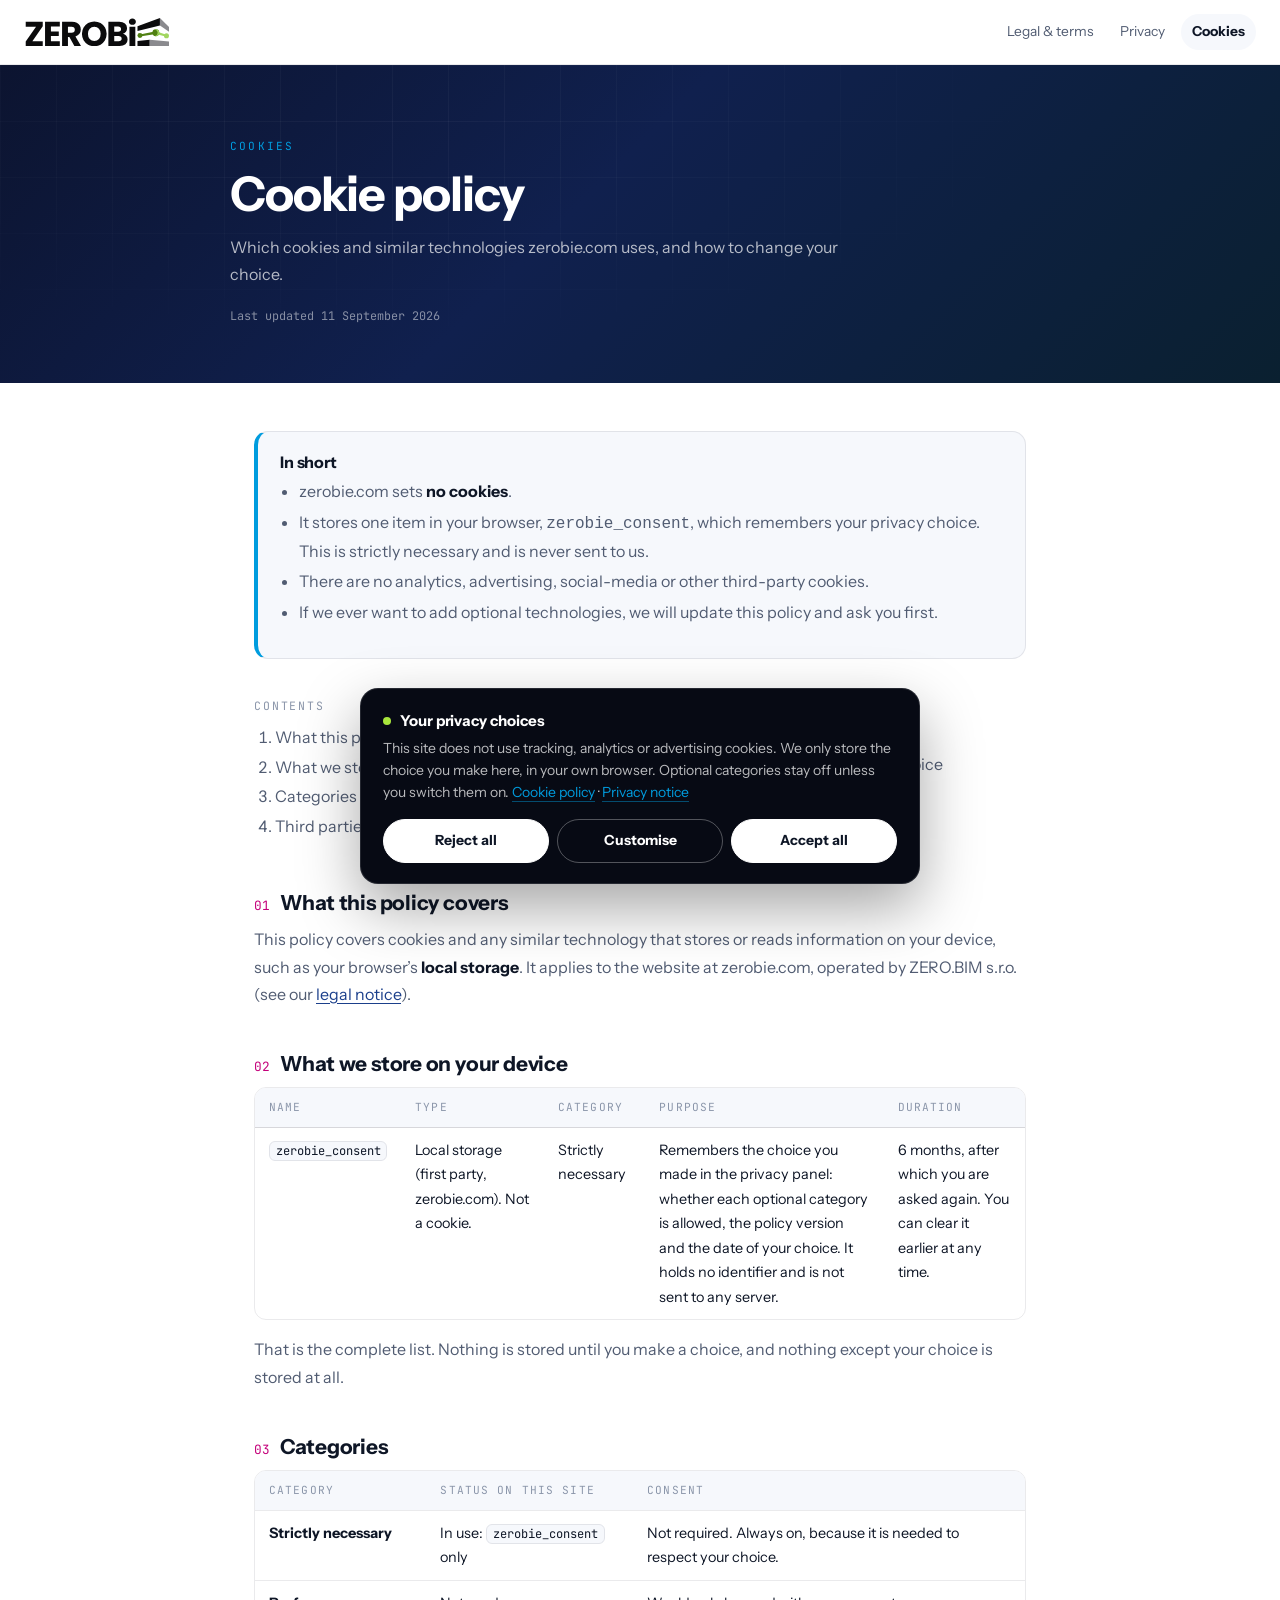
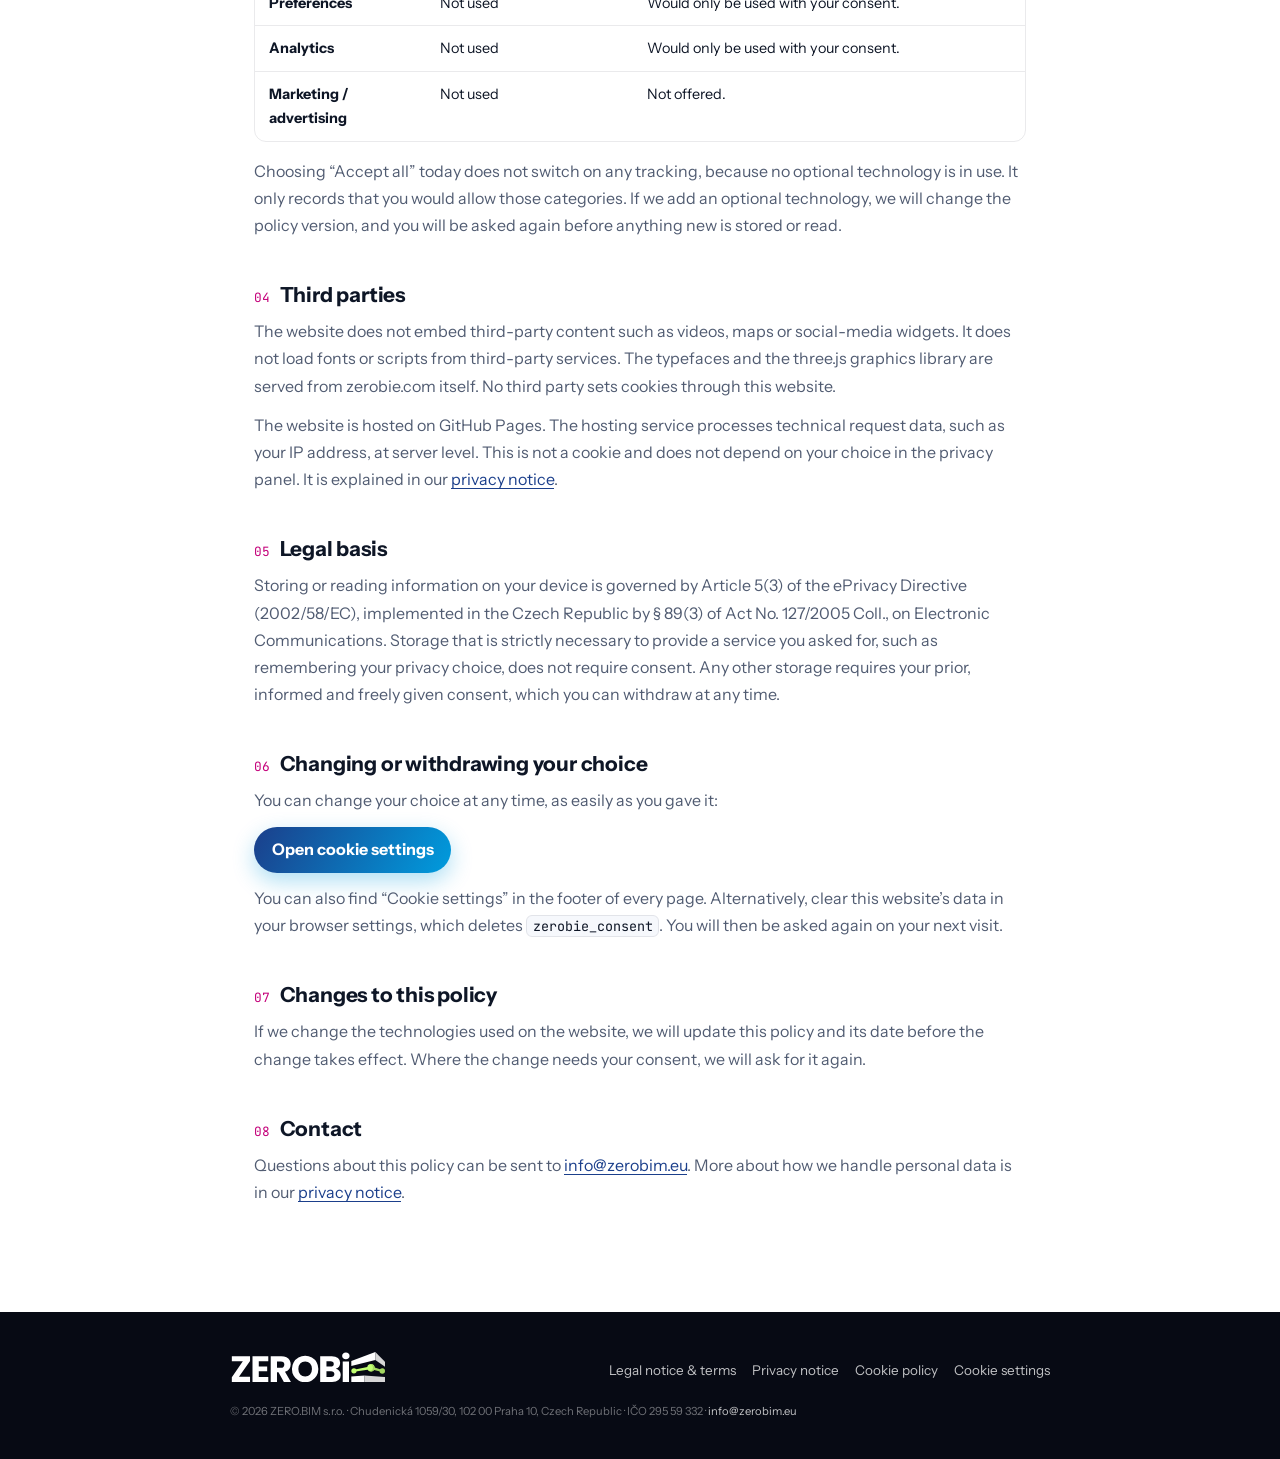
<file: cookies.html>
<!DOCTYPE html>
<html lang="en">
<head>
<meta charset="UTF-8">
<meta name="viewport" content="width=device-width, initial-scale=1.0">
<title>Cookie policy | ZEROBiE</title>
<meta name="description" content="Cookie policy for zerobie.com: no cookies, one strictly necessary local-storage item, no third-party tracking.">
<link rel="canonical" href="https://zerobie.com/cookies.html">
<meta name="theme-color" content="#070a14">
<meta name="referrer" content="strict-origin-when-cross-origin">
<link rel="icon" href="favicon.ico" sizes="any">
<link rel="icon" type="image/png" sizes="32x32" href="assets/icons/favicon-32.png">
<link rel="apple-touch-icon" href="apple-touch-icon.png">
<link rel="manifest" href="site.webmanifest">
<link rel="stylesheet" href="assets/css/fonts.css">
<link rel="stylesheet" href="assets/css/legal.css">
<link rel="stylesheet" href="assets/css/consent.css">
</head>
<body>
<a class="skip-link" href="#main">Skip to content</a>
<header class="lg-nav">
  <a href="./" aria-label="ZEROBiE home"><img src="assets/brand/zerobie-logo-light.svg" alt="ZEROBiE" width="145" height="28"></a>
  <nav aria-label="Legal"><a href="legal.html">Legal &amp; terms</a><a href="privacy.html">Privacy</a><a href="cookies.html" aria-current="page">Cookies</a></nav>
</header>
<div class="lg-hero"><div class="in">
  <div class="lg-eyebrow">Cookies</div>
  <h1>Cookie policy</h1>
  <p>Which cookies and similar technologies zerobie.com uses, and how to change your choice.</p>
  <div class="lg-meta">Last updated 11 September 2026</div>
</div></div>
<main id="main">
<div class="lg-summary"><h2>In short</h2><ul><li>zerobie.com sets <strong>no cookies</strong>.</li><li>It stores one item in your browser, <code>zerobie_consent</code>, which remembers your privacy choice. This is strictly necessary and is never sent to us.</li><li>There are no analytics, advertising, social-media or other third-party cookies.</li><li>If we ever want to add optional technologies, we will update this policy and ask you first.</li></ul></div>
<nav class="lg-toc" aria-label="Contents"><h2>Contents</h2><ol><li><a href="#s1">What this policy covers</a></li><li><a href="#s2">What we store on your device</a></li><li><a href="#s3">Categories</a></li><li><a href="#s4">Third parties</a></li><li><a href="#s5">Legal basis</a></li><li><a href="#s6">Changing or withdrawing your choice</a></li><li><a href="#s7">Changes to this policy</a></li><li><a href="#s8">Contact</a></li></ol></nav>

<section id="s1" aria-labelledby="h1">
<h2 id="h1"><span class="n">01</span>What this policy covers</h2>
<p>This policy covers cookies and any similar technology that stores or reads information on your device, such as your browser&rsquo;s <strong>local storage</strong>. It applies to the website at zerobie.com, operated by ZERO.BIM s.r.o. (see our <a href="legal.html">legal notice</a>).</p>
</section>

<section id="s2" aria-labelledby="h2">
<h2 id="h2"><span class="n">02</span>What we store on your device</h2>
<div class="tbl-wrap"><table>
<thead><tr><th>Name</th><th>Type</th><th>Category</th><th>Purpose</th><th>Duration</th></tr></thead>
<tbody>
<tr><td><code>zerobie_consent</code></td><td>Local storage (first party, zerobie.com). Not a cookie.</td><td>Strictly necessary</td><td>Remembers the choice you made in the privacy panel: whether each optional category is allowed, the policy version and the date of your choice. It holds no identifier and is not sent to any server.</td><td>6 months, after which you are asked again. You can clear it earlier at any time.</td></tr>
</tbody>
</table></div>
<p>That is the complete list. Nothing is stored until you make a choice, and nothing except your choice is stored at all.</p>
</section>

<section id="s3" aria-labelledby="h3">
<h2 id="h3"><span class="n">03</span>Categories</h2>
<div class="tbl-wrap"><table>
<thead><tr><th>Category</th><th>Status on this site</th><th>Consent</th></tr></thead>
<tbody>
<tr><td><strong>Strictly necessary</strong></td><td>In use: <code>zerobie_consent</code> only</td><td>Not required. Always on, because it is needed to respect your choice.</td></tr>
<tr><td><strong>Preferences</strong></td><td>Not used</td><td>Would only be used with your consent.</td></tr>
<tr><td><strong>Analytics</strong></td><td>Not used</td><td>Would only be used with your consent.</td></tr>
<tr><td><strong>Marketing / advertising</strong></td><td>Not used</td><td>Not offered.</td></tr>
</tbody>
</table></div>
<p>Choosing &ldquo;Accept all&rdquo; today does not switch on any tracking, because no optional technology is in use. It only records that you would allow those categories. If we add an optional technology, we will change the policy version, and you will be asked again before anything new is stored or read.</p>
</section>

<section id="s4" aria-labelledby="h4">
<h2 id="h4"><span class="n">04</span>Third parties</h2>
<p>The website does not embed third-party content such as videos, maps or social-media widgets. It does not load fonts or scripts from third-party services. The typefaces and the three.js graphics library are served from zerobie.com itself. No third party sets cookies through this website.</p>
<p>The website is hosted on GitHub Pages. The hosting service processes technical request data, such as your IP address, at server level. This is not a cookie and does not depend on your choice in the privacy panel. It is explained in our <a href="privacy.html#s3">privacy notice</a>.</p>
</section>

<section id="s5" aria-labelledby="h5">
<h2 id="h5"><span class="n">05</span>Legal basis</h2>
<p>Storing or reading information on your device is governed by Article 5(3) of the ePrivacy Directive (2002/58/EC), implemented in the Czech Republic by &sect;&nbsp;89(3) of Act No. 127/2005 Coll., on Electronic Communications. Storage that is strictly necessary to provide a service you asked for, such as remembering your privacy choice, does not require consent. Any other storage requires your prior, informed and freely given consent, which you can withdraw at any time.</p>
</section>

<section id="s6" aria-labelledby="h6">
<h2 id="h6"><span class="n">06</span>Changing or withdrawing your choice</h2>
<p>You can change your choice at any time, as easily as you gave it:</p>
<p><button type="button" class="btn-settings" data-cookie-settings>Open cookie settings</button></p>
<p>You can also find &ldquo;Cookie settings&rdquo; in the footer of every page. Alternatively, clear this website&rsquo;s data in your browser settings, which deletes <code>zerobie_consent</code>. You will then be asked again on your next visit.</p>
</section>

<section id="s7" aria-labelledby="h7">
<h2 id="h7"><span class="n">07</span>Changes to this policy</h2>
<p>If we change the technologies used on the website, we will update this policy and its date before the change takes effect. Where the change needs your consent, we will ask for it again.</p>
</section>

<section id="s8" aria-labelledby="h8">
<h2 id="h8"><span class="n">08</span>Contact</h2>
<p>Questions about this policy can be sent to <a href="mailto:info@zerobim.eu">info@zerobim.eu</a>. More about how we handle personal data is in our <a href="privacy.html">privacy notice</a>.</p>
</section>

</main>
<footer><div class="in">
  <div class="row">
    <a href="./" aria-label="ZEROBiE home"><img src="assets/brand/zerobie-logo-dark.svg" alt="ZEROBiE" width="155" height="30"></a>
    <nav aria-label="Footer"><a href="legal.html">Legal notice &amp; terms</a><a href="privacy.html">Privacy notice</a><a href="cookies.html">Cookie policy</a><button type="button" data-cookie-settings>Cookie settings</button></nav>
  </div>
  <small>&copy; 2026 ZERO.BIM s.r.o. &middot; Chudenick&aacute; 1059/30, 102&nbsp;00 Praha&nbsp;10, Czech Republic &middot; I&Ccaron;O 295&nbsp;59&nbsp;332 &middot; <a href="mailto:info@zerobim.eu">info@zerobim.eu</a></small>
</div></footer>
<script src="assets/js/consent.js"></script>
</body>
</html>
</file>
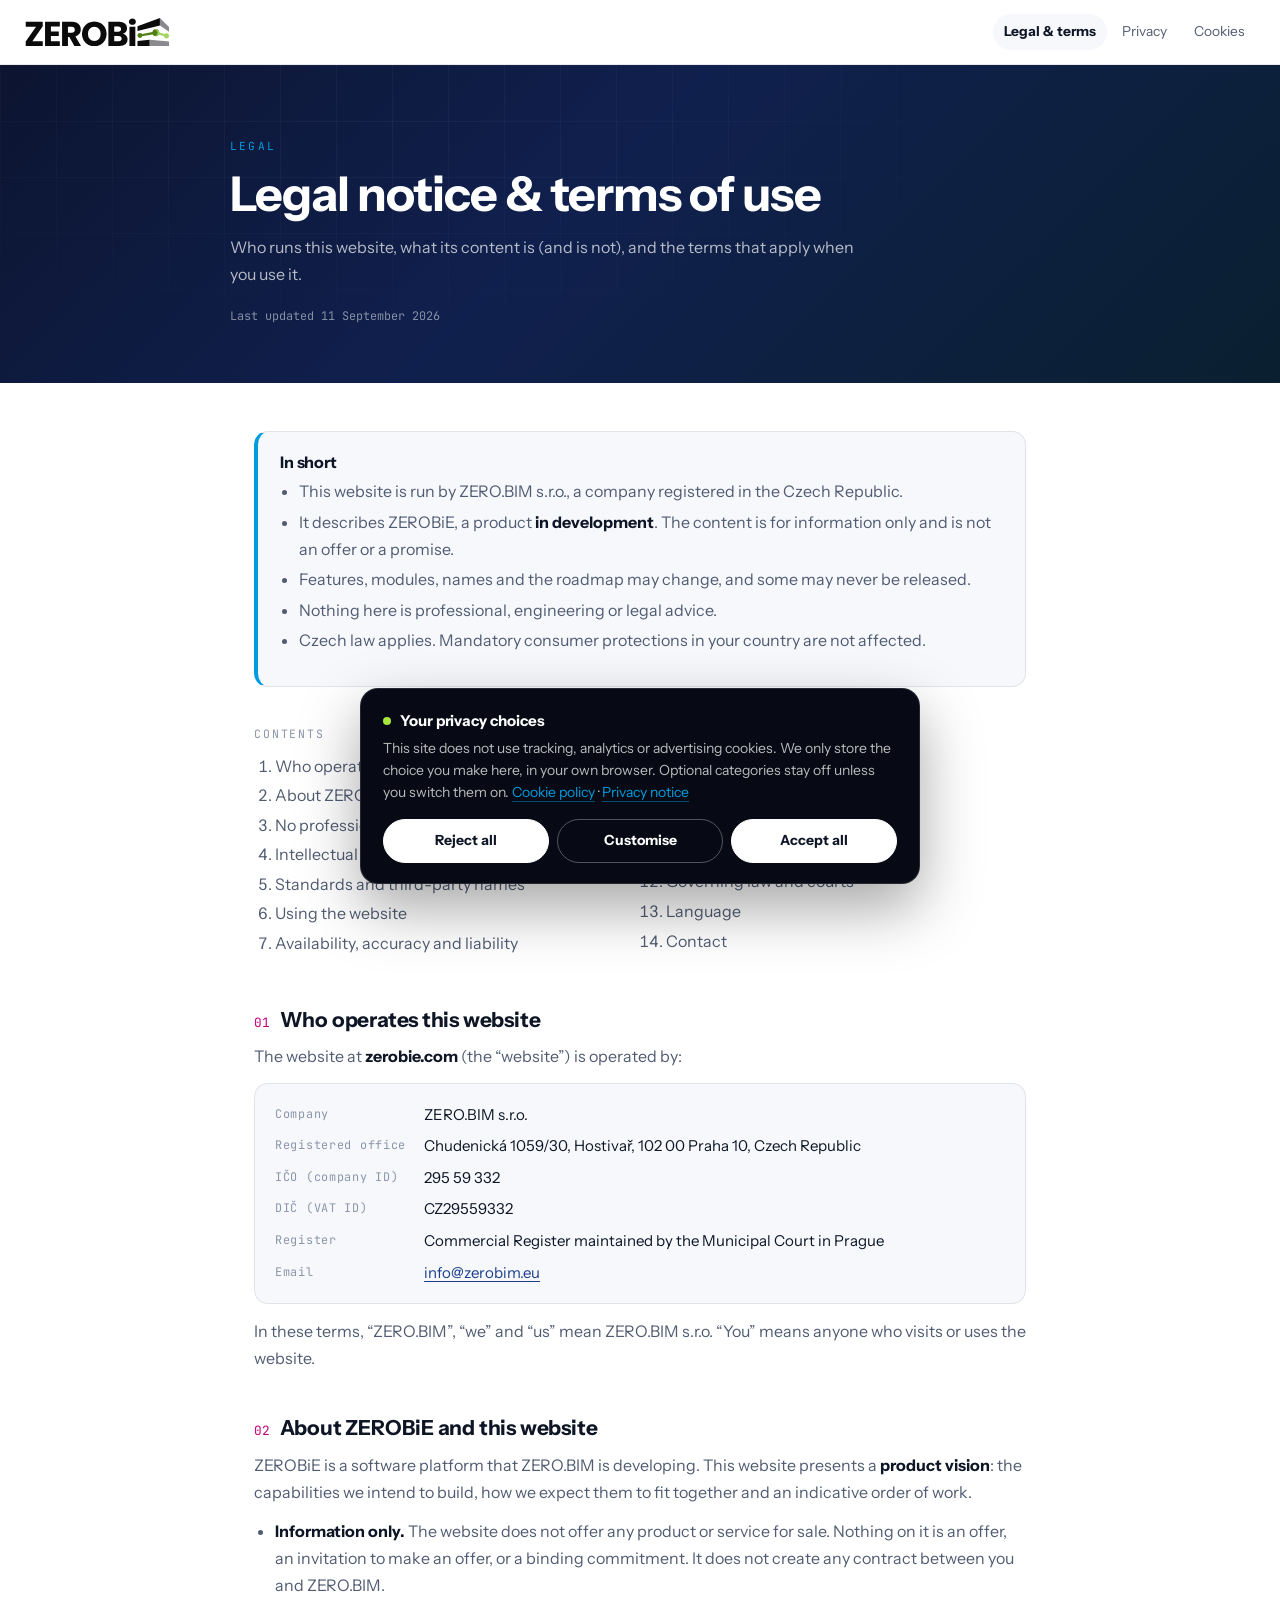
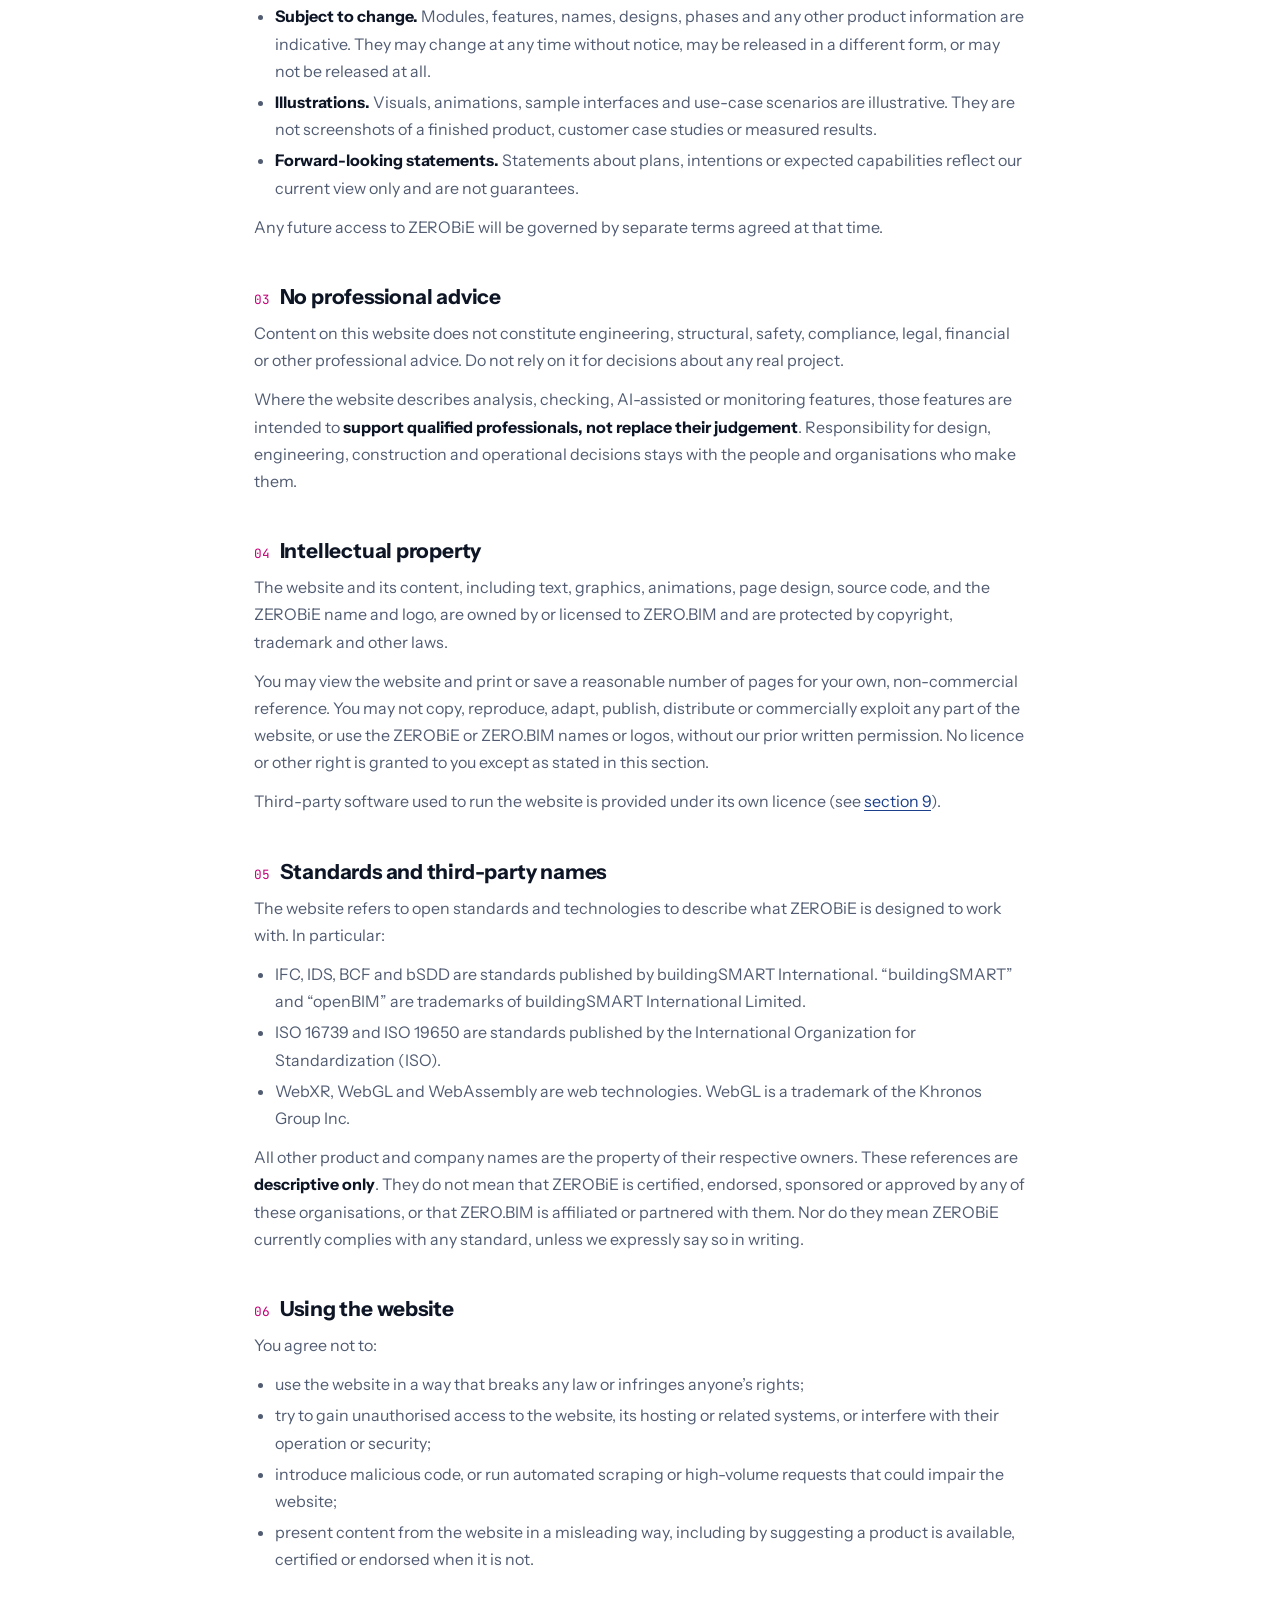
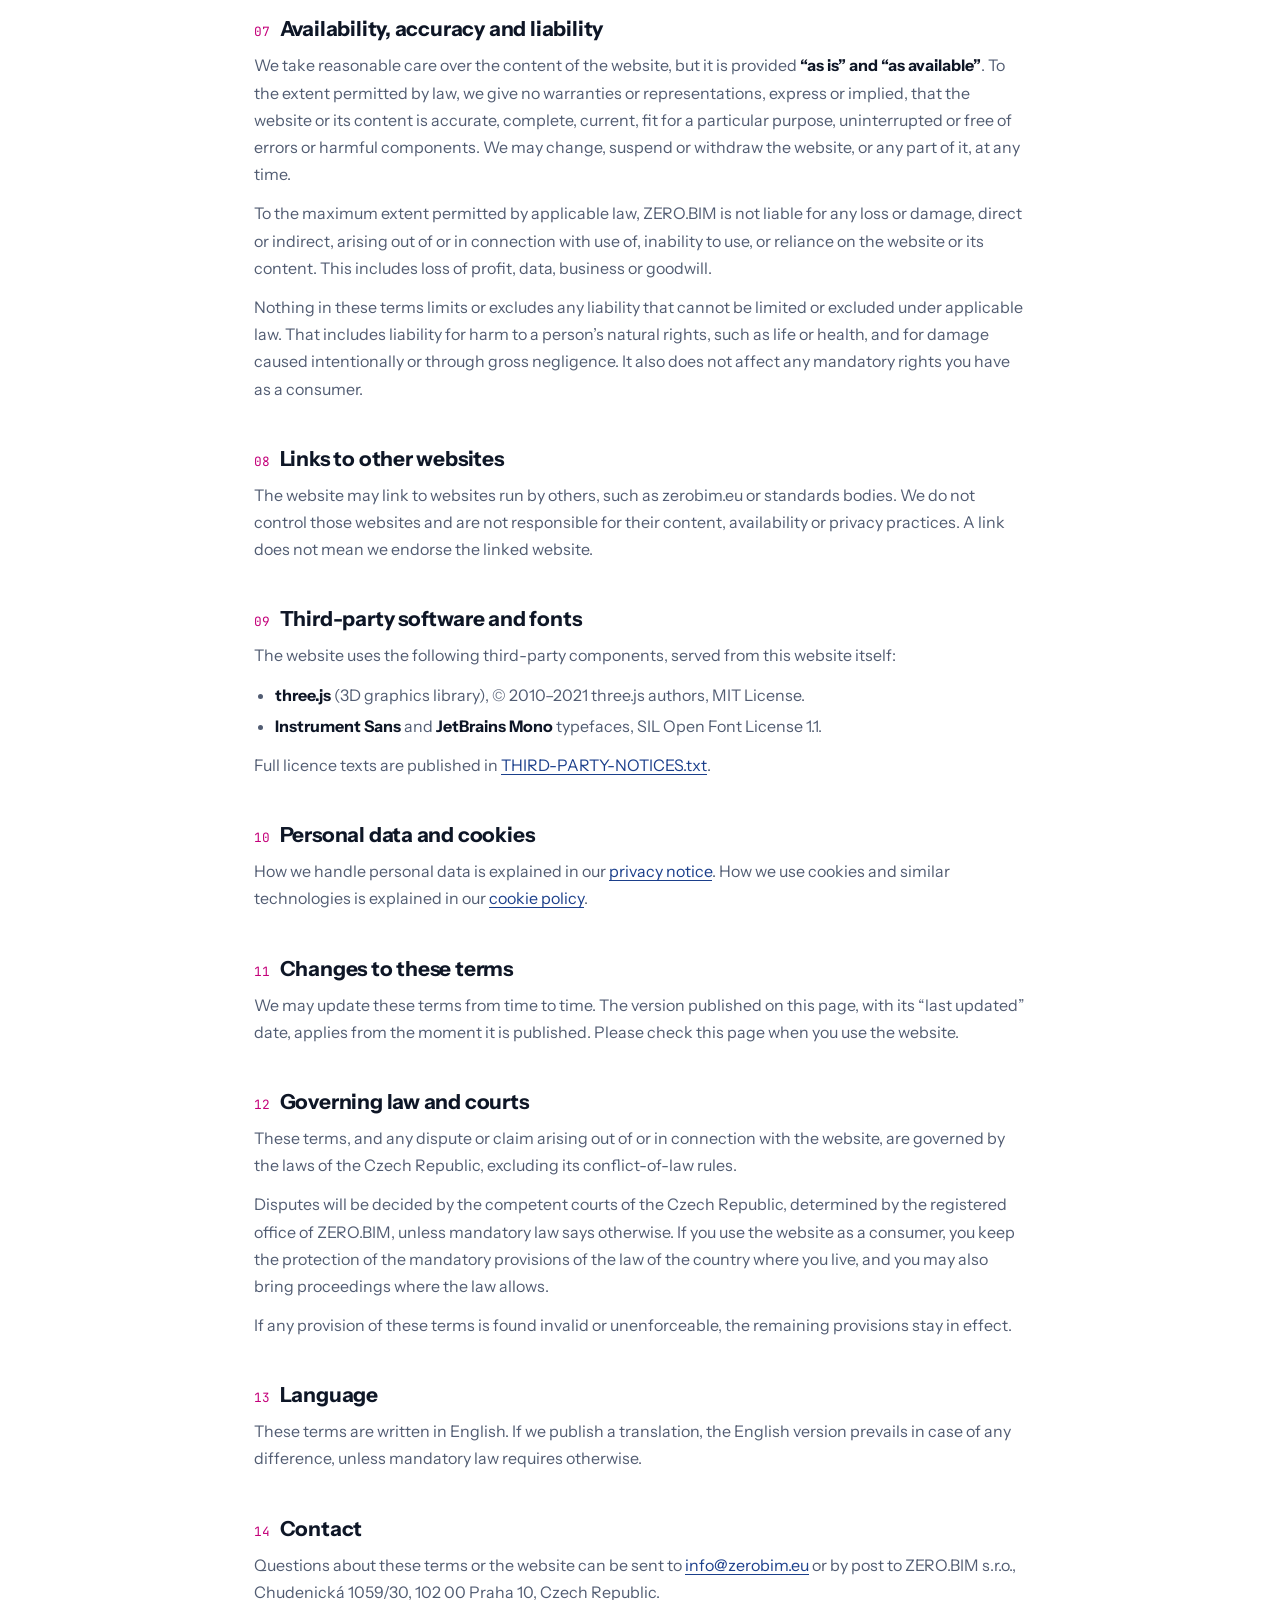
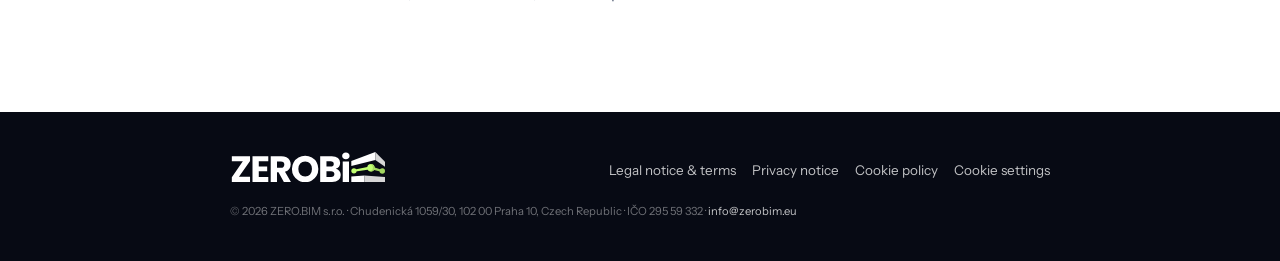
<file: legal.html>
<!DOCTYPE html>
<html lang="en">
<head>
<meta charset="UTF-8">
<meta name="viewport" content="width=device-width, initial-scale=1.0">
<title>Legal notice &amp; terms of use | ZEROBiE</title>
<meta name="description" content="Legal notice and terms of use for zerobie.com, operated by ZERO.BIM s.r.o.">
<link rel="canonical" href="https://zerobie.com/legal.html">
<meta name="theme-color" content="#070a14">
<meta name="referrer" content="strict-origin-when-cross-origin">
<link rel="icon" href="favicon.ico" sizes="any">
<link rel="icon" type="image/png" sizes="32x32" href="assets/icons/favicon-32.png">
<link rel="apple-touch-icon" href="apple-touch-icon.png">
<link rel="manifest" href="site.webmanifest">
<link rel="stylesheet" href="assets/css/fonts.css">
<link rel="stylesheet" href="assets/css/legal.css">
<link rel="stylesheet" href="assets/css/consent.css">
</head>
<body>
<a class="skip-link" href="#main">Skip to content</a>
<header class="lg-nav">
  <a href="./" aria-label="ZEROBiE home"><img src="assets/brand/zerobie-logo-light.svg" alt="ZEROBiE" width="145" height="28"></a>
  <nav aria-label="Legal"><a href="legal.html" aria-current="page">Legal &amp; terms</a><a href="privacy.html">Privacy</a><a href="cookies.html">Cookies</a></nav>
</header>
<div class="lg-hero"><div class="in">
  <div class="lg-eyebrow">Legal</div>
  <h1>Legal notice &amp; terms of use</h1>
  <p>Who runs this website, what its content is (and is not), and the terms that apply when you use it.</p>
  <div class="lg-meta">Last updated 11 September 2026</div>
</div></div>
<main id="main">
<div class="lg-summary"><h2>In short</h2><ul><li>This website is run by ZERO.BIM s.r.o., a company registered in the Czech Republic.</li><li>It describes ZEROBiE, a product <strong>in development</strong>. The content is for information only and is not an offer or a promise.</li><li>Features, modules, names and the roadmap may change, and some may never be released.</li><li>Nothing here is professional, engineering or legal advice.</li><li>Czech law applies. Mandatory consumer protections in your country are not affected.</li></ul></div>
<nav class="lg-toc" aria-label="Contents"><h2>Contents</h2><ol><li><a href="#s1">Who operates this website</a></li><li><a href="#s2">About ZEROBiE and this website</a></li><li><a href="#s3">No professional advice</a></li><li><a href="#s4">Intellectual property</a></li><li><a href="#s5">Standards and third-party names</a></li><li><a href="#s6">Using the website</a></li><li><a href="#s7">Availability, accuracy and liability</a></li><li><a href="#s8">Links to other websites</a></li><li><a href="#s9">Third-party software and fonts</a></li><li><a href="#s10">Personal data and cookies</a></li><li><a href="#s11">Changes to these terms</a></li><li><a href="#s12">Governing law and courts</a></li><li><a href="#s13">Language</a></li><li><a href="#s14">Contact</a></li></ol></nav>

<section id="s1" aria-labelledby="h1">
<h2 id="h1"><span class="n">01</span>Who operates this website</h2>
<p>The website at <strong>zerobie.com</strong> (the &ldquo;website&rdquo;) is operated by:</p>
<dl class="id-card">
  <dt>Company</dt><dd>ZERO.BIM s.r.o.</dd>
  <dt>Registered office</dt><dd>Chudenick&aacute; 1059/30, Hostiva&rcaron;, 102&nbsp;00 Praha&nbsp;10, Czech Republic</dd>
  <dt>I&Ccaron;O (company ID)</dt><dd>295&nbsp;59&nbsp;332</dd>
  <dt>DI&Ccaron; (VAT ID)</dt><dd>CZ29559332</dd>
  <dt>Register</dt><dd>Commercial Register maintained by the Municipal Court in Prague</dd>
  <dt>Email</dt><dd><a href="mailto:info@zerobim.eu">info@zerobim.eu</a></dd>
</dl>
<p>In these terms, &ldquo;ZERO.BIM&rdquo;, &ldquo;we&rdquo; and &ldquo;us&rdquo; mean ZERO.BIM s.r.o. &ldquo;You&rdquo; means anyone who visits or uses the website.</p>
</section>

<section id="s2" aria-labelledby="h2">
<h2 id="h2"><span class="n">02</span>About ZEROBiE and this website</h2>
<p>ZEROBiE is a software platform that ZERO.BIM is developing. This website presents a <strong>product vision</strong>: the capabilities we intend to build, how we expect them to fit together and an indicative order of work.</p>
<ul>
<li><strong>Information only.</strong> The website does not offer any product or service for sale. Nothing on it is an offer, an invitation to make an offer, or a binding commitment. It does not create any contract between you and ZERO.BIM.</li>
<li><strong>Subject to change.</strong> Modules, features, names, designs, phases and any other product information are indicative. They may change at any time without notice, may be released in a different form, or may not be released at all.</li>
<li><strong>Illustrations.</strong> Visuals, animations, sample interfaces and use-case scenarios are illustrative. They are not screenshots of a finished product, customer case studies or measured results.</li>
<li><strong>Forward-looking statements.</strong> Statements about plans, intentions or expected capabilities reflect our current view only and are not guarantees.</li>
</ul>
<p>Any future access to ZEROBiE will be governed by separate terms agreed at that time.</p>
</section>

<section id="s3" aria-labelledby="h3">
<h2 id="h3"><span class="n">03</span>No professional advice</h2>
<p>Content on this website does not constitute engineering, structural, safety, compliance, legal, financial or other professional advice. Do not rely on it for decisions about any real project.</p>
<p>Where the website describes analysis, checking, AI-assisted or monitoring features, those features are intended to <strong>support qualified professionals, not replace their judgement</strong>. Responsibility for design, engineering, construction and operational decisions stays with the people and organisations who make them.</p>
</section>

<section id="s4" aria-labelledby="h4">
<h2 id="h4"><span class="n">04</span>Intellectual property</h2>
<p>The website and its content, including text, graphics, animations, page design, source code, and the ZEROBiE name and logo, are owned by or licensed to ZERO.BIM and are protected by copyright, trademark and other laws.</p>
<p>You may view the website and print or save a reasonable number of pages for your own, non-commercial reference. You may not copy, reproduce, adapt, publish, distribute or commercially exploit any part of the website, or use the ZEROBiE or ZERO.BIM names or logos, without our prior written permission. No licence or other right is granted to you except as stated in this section.</p>
<p>Third-party software used to run the website is provided under its own licence (see <a href="#s9">section 9</a>).</p>
</section>

<section id="s5" aria-labelledby="h5">
<h2 id="h5"><span class="n">05</span>Standards and third-party names</h2>
<p>The website refers to open standards and technologies to describe what ZEROBiE is designed to work with. In particular:</p>
<ul>
<li>IFC, IDS, BCF and bSDD are standards published by buildingSMART International. &ldquo;buildingSMART&rdquo; and &ldquo;openBIM&rdquo; are trademarks of buildingSMART International Limited.</li>
<li>ISO 16739 and ISO 19650 are standards published by the International Organization for Standardization (ISO).</li>
<li>WebXR, WebGL and WebAssembly are web technologies. WebGL is a trademark of the Khronos Group Inc.</li>
</ul>
<p>All other product and company names are the property of their respective owners. These references are <strong>descriptive only</strong>. They do not mean that ZEROBiE is certified, endorsed, sponsored or approved by any of these organisations, or that ZERO.BIM is affiliated or partnered with them. Nor do they mean ZEROBiE currently complies with any standard, unless we expressly say so in writing.</p>
</section>

<section id="s6" aria-labelledby="h6">
<h2 id="h6"><span class="n">06</span>Using the website</h2>
<p>You agree not to:</p>
<ul>
<li>use the website in a way that breaks any law or infringes anyone&rsquo;s rights;</li>
<li>try to gain unauthorised access to the website, its hosting or related systems, or interfere with their operation or security;</li>
<li>introduce malicious code, or run automated scraping or high-volume requests that could impair the website;</li>
<li>present content from the website in a misleading way, including by suggesting a product is available, certified or endorsed when it is not.</li>
</ul>
</section>

<section id="s7" aria-labelledby="h7">
<h2 id="h7"><span class="n">07</span>Availability, accuracy and liability</h2>
<p>We take reasonable care over the content of the website, but it is provided <strong>&ldquo;as is&rdquo; and &ldquo;as available&rdquo;</strong>. To the extent permitted by law, we give no warranties or representations, express or implied, that the website or its content is accurate, complete, current, fit for a particular purpose, uninterrupted or free of errors or harmful components. We may change, suspend or withdraw the website, or any part of it, at any time.</p>
<p>To the maximum extent permitted by applicable law, ZERO.BIM is not liable for any loss or damage, direct or indirect, arising out of or in connection with use of, inability to use, or reliance on the website or its content. This includes loss of profit, data, business or goodwill.</p>
<p>Nothing in these terms limits or excludes any liability that cannot be limited or excluded under applicable law. That includes liability for harm to a person&rsquo;s natural rights, such as life or health, and for damage caused intentionally or through gross negligence. It also does not affect any mandatory rights you have as a consumer.</p>
</section>

<section id="s8" aria-labelledby="h8">
<h2 id="h8"><span class="n">08</span>Links to other websites</h2>
<p>The website may link to websites run by others, such as zerobim.eu or standards bodies. We do not control those websites and are not responsible for their content, availability or privacy practices. A link does not mean we endorse the linked website.</p>
</section>

<section id="s9" aria-labelledby="h9">
<h2 id="h9"><span class="n">09</span>Third-party software and fonts</h2>
<p>The website uses the following third-party components, served from this website itself:</p>
<ul>
<li><strong>three.js</strong> (3D graphics library), &copy; 2010&ndash;2021 three.js authors, MIT License.</li>
<li><strong>Instrument Sans</strong> and <strong>JetBrains Mono</strong> typefaces, SIL Open Font License 1.1.</li>
</ul>
<p>Full licence texts are published in <a href="THIRD-PARTY-NOTICES.txt">THIRD-PARTY-NOTICES.txt</a>.</p>
</section>

<section id="s10" aria-labelledby="h10">
<h2 id="h10"><span class="n">10</span>Personal data and cookies</h2>
<p>How we handle personal data is explained in our <a href="privacy.html">privacy notice</a>. How we use cookies and similar technologies is explained in our <a href="cookies.html">cookie policy</a>.</p>
</section>

<section id="s11" aria-labelledby="h11">
<h2 id="h11"><span class="n">11</span>Changes to these terms</h2>
<p>We may update these terms from time to time. The version published on this page, with its &ldquo;last updated&rdquo; date, applies from the moment it is published. Please check this page when you use the website.</p>
</section>

<section id="s12" aria-labelledby="h12">
<h2 id="h12"><span class="n">12</span>Governing law and courts</h2>
<p>These terms, and any dispute or claim arising out of or in connection with the website, are governed by the laws of the Czech Republic, excluding its conflict-of-law rules.</p>
<p>Disputes will be decided by the competent courts of the Czech Republic, determined by the registered office of ZERO.BIM, unless mandatory law says otherwise. If you use the website as a consumer, you keep the protection of the mandatory provisions of the law of the country where you live, and you may also bring proceedings where the law allows.</p>
<p>If any provision of these terms is found invalid or unenforceable, the remaining provisions stay in effect.</p>
</section>

<section id="s13" aria-labelledby="h13">
<h2 id="h13"><span class="n">13</span>Language</h2>
<p>These terms are written in English. If we publish a translation, the English version prevails in case of any difference, unless mandatory law requires otherwise.</p>
</section>

<section id="s14" aria-labelledby="h14">
<h2 id="h14"><span class="n">14</span>Contact</h2>
<p>Questions about these terms or the website can be sent to <a href="mailto:info@zerobim.eu">info@zerobim.eu</a> or by post to ZERO.BIM s.r.o., Chudenick&aacute; 1059/30, 102&nbsp;00 Praha&nbsp;10, Czech Republic.</p>
</section>

</main>
<footer><div class="in">
  <div class="row">
    <a href="./" aria-label="ZEROBiE home"><img src="assets/brand/zerobie-logo-dark.svg" alt="ZEROBiE" width="155" height="30"></a>
    <nav aria-label="Footer"><a href="legal.html">Legal notice &amp; terms</a><a href="privacy.html">Privacy notice</a><a href="cookies.html">Cookie policy</a><button type="button" data-cookie-settings>Cookie settings</button></nav>
  </div>
  <small>&copy; 2026 ZERO.BIM s.r.o. &middot; Chudenick&aacute; 1059/30, 102&nbsp;00 Praha&nbsp;10, Czech Republic &middot; I&Ccaron;O 295&nbsp;59&nbsp;332 &middot; <a href="mailto:info@zerobim.eu">info@zerobim.eu</a></small>
</div></footer>
<script src="assets/js/consent.js"></script>
</body>
</html>
</file>
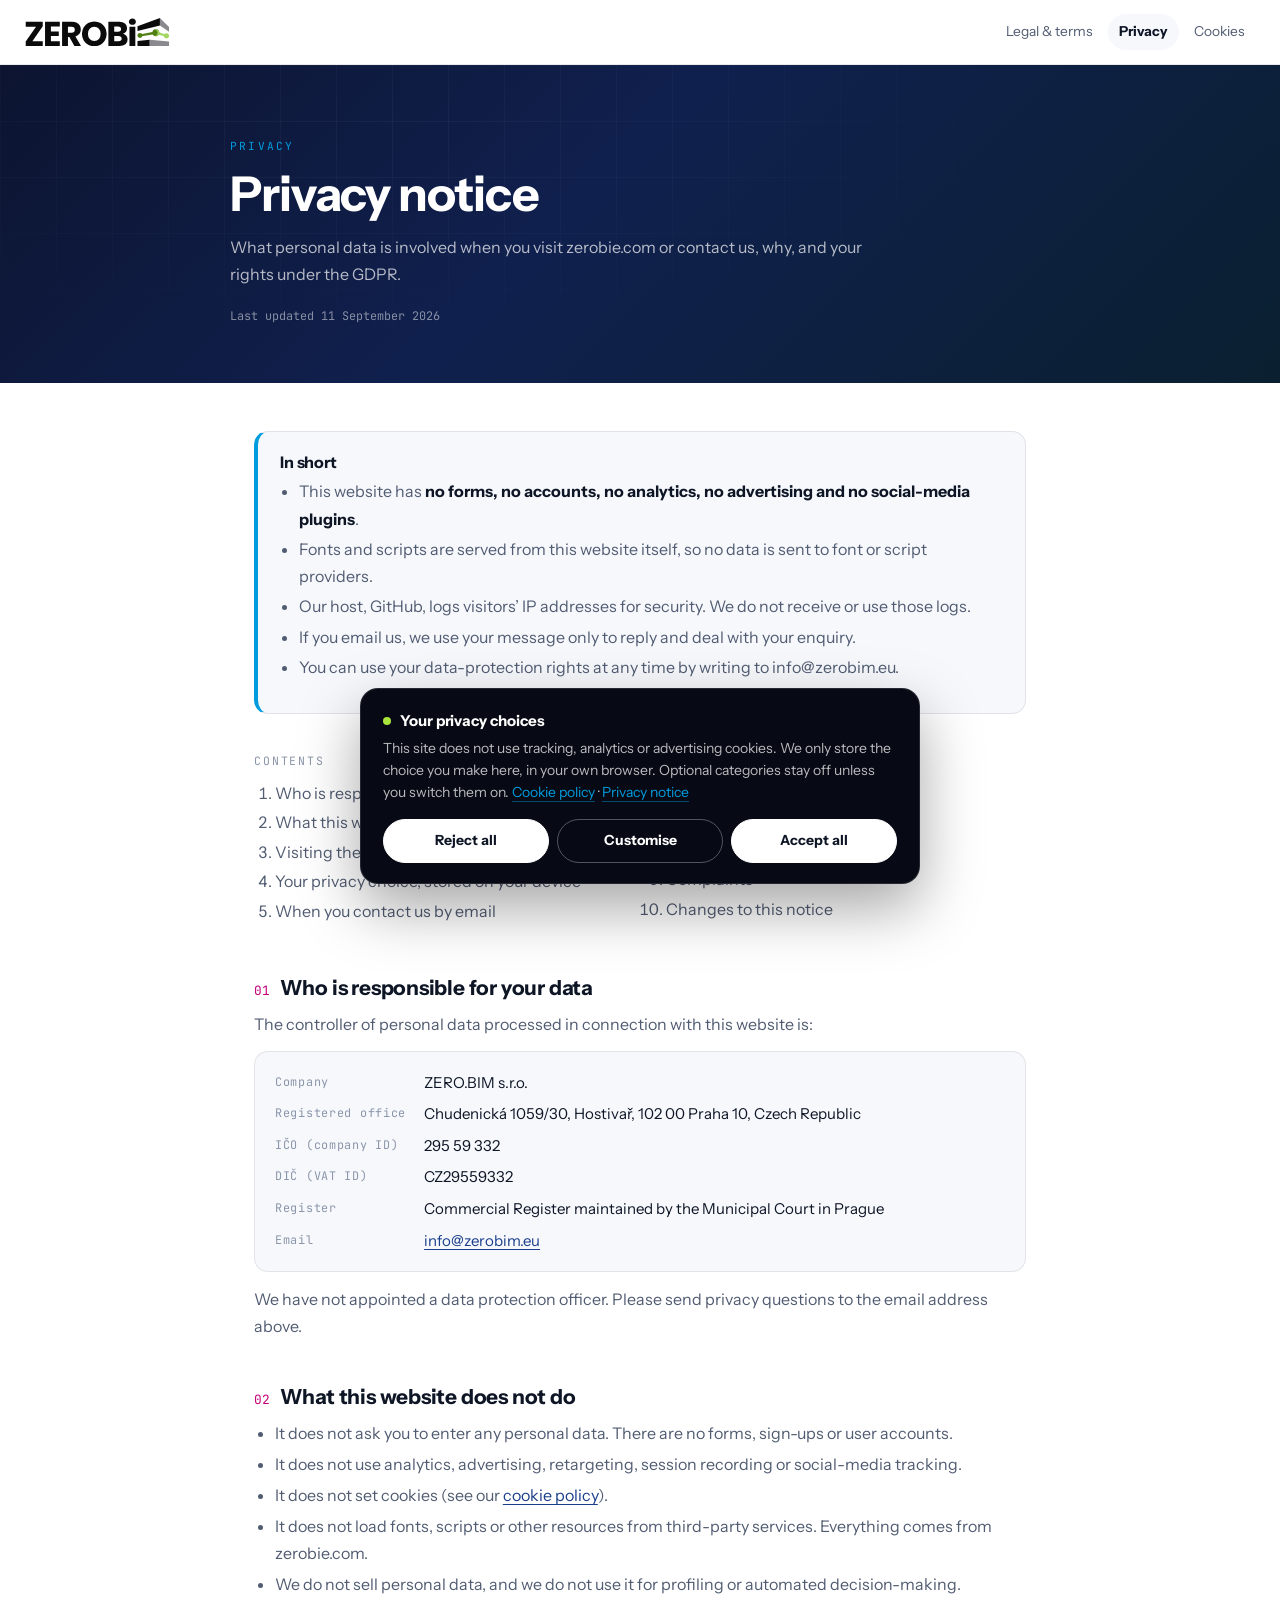
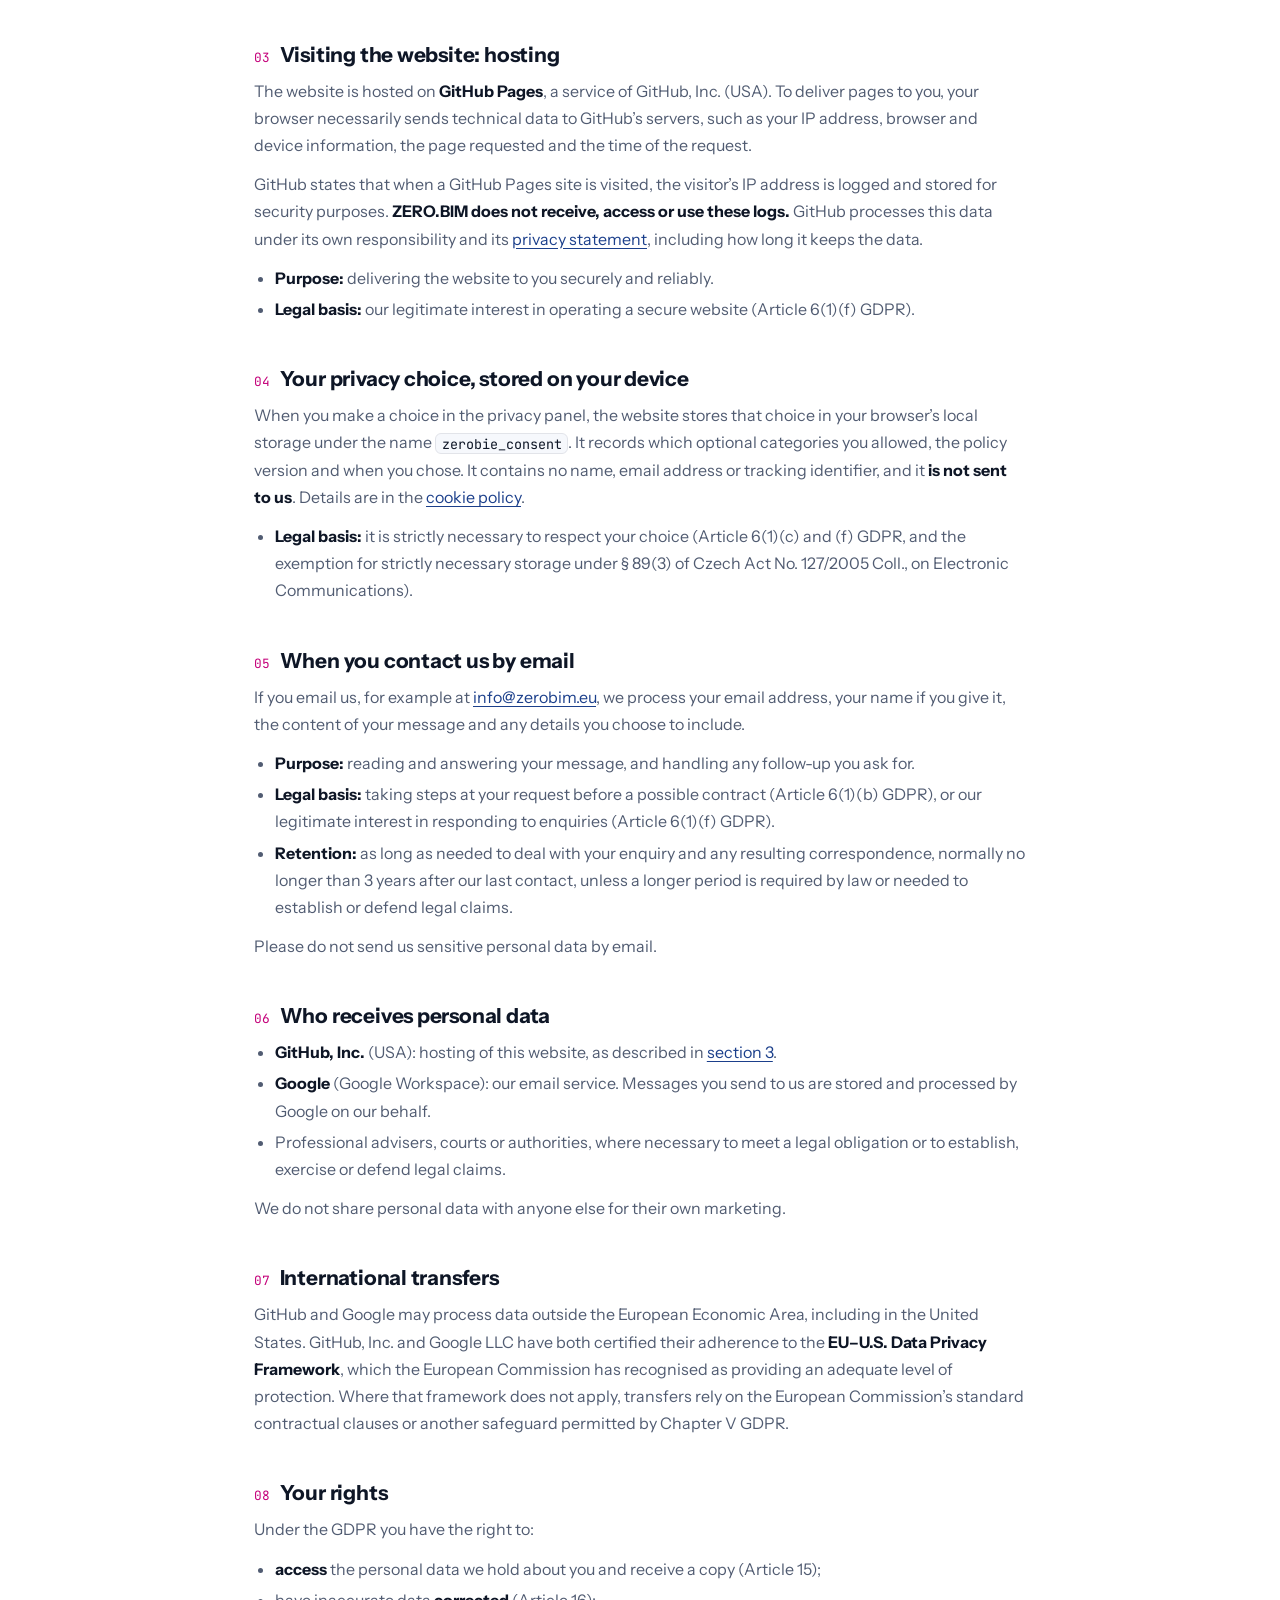
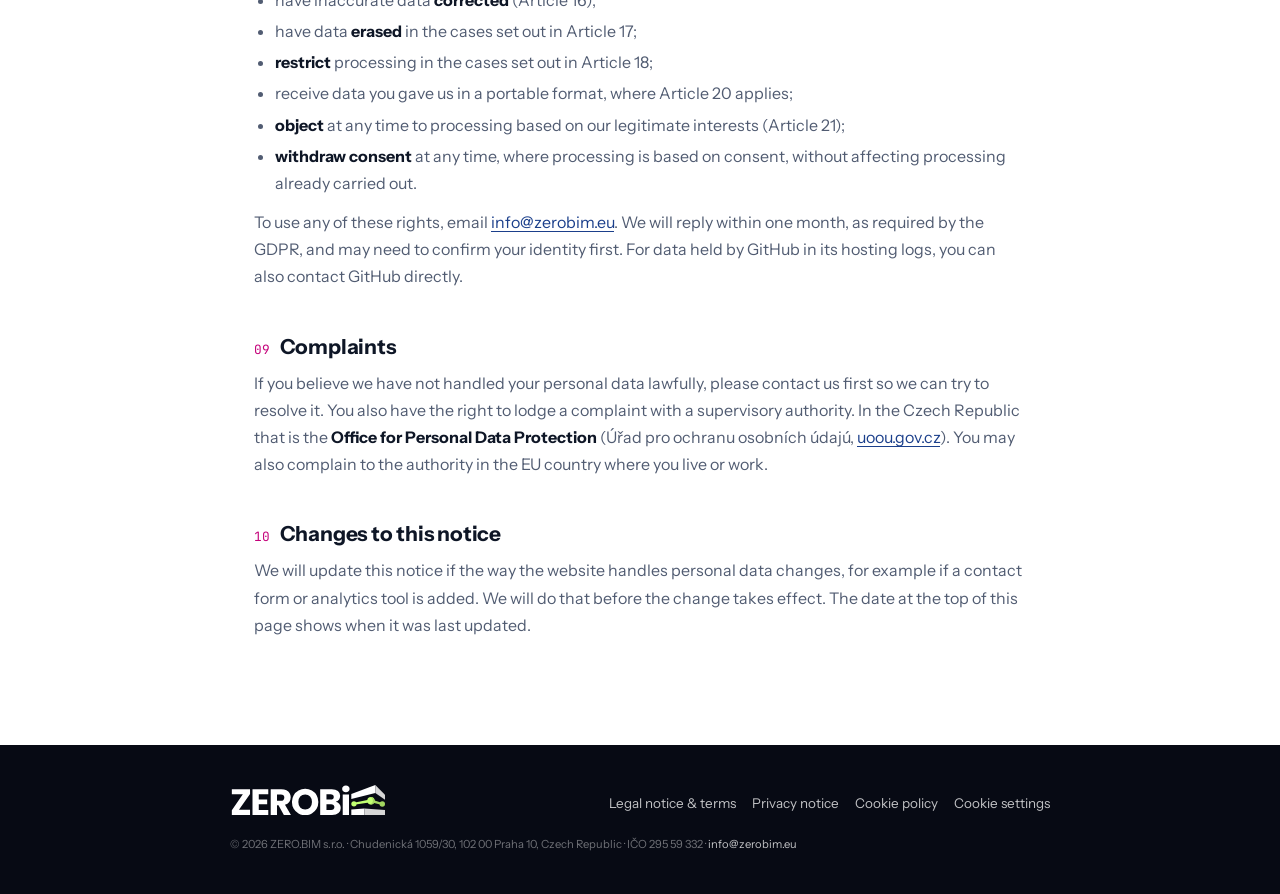
<file: privacy.html>
<!DOCTYPE html>
<html lang="en">
<head>
<meta charset="UTF-8">
<meta name="viewport" content="width=device-width, initial-scale=1.0">
<title>Privacy notice | ZEROBiE</title>
<meta name="description" content="Privacy notice for zerobie.com: what personal data is processed, why, and your rights under the GDPR.">
<link rel="canonical" href="https://zerobie.com/privacy.html">
<meta name="theme-color" content="#070a14">
<meta name="referrer" content="strict-origin-when-cross-origin">
<link rel="icon" href="favicon.ico" sizes="any">
<link rel="icon" type="image/png" sizes="32x32" href="assets/icons/favicon-32.png">
<link rel="apple-touch-icon" href="apple-touch-icon.png">
<link rel="manifest" href="site.webmanifest">
<link rel="stylesheet" href="assets/css/fonts.css">
<link rel="stylesheet" href="assets/css/legal.css">
<link rel="stylesheet" href="assets/css/consent.css">
</head>
<body>
<a class="skip-link" href="#main">Skip to content</a>
<header class="lg-nav">
  <a href="./" aria-label="ZEROBiE home"><img src="assets/brand/zerobie-logo-light.svg" alt="ZEROBiE" width="145" height="28"></a>
  <nav aria-label="Legal"><a href="legal.html">Legal &amp; terms</a><a href="privacy.html" aria-current="page">Privacy</a><a href="cookies.html">Cookies</a></nav>
</header>
<div class="lg-hero"><div class="in">
  <div class="lg-eyebrow">Privacy</div>
  <h1>Privacy notice</h1>
  <p>What personal data is involved when you visit zerobie.com or contact us, why, and your rights under the GDPR.</p>
  <div class="lg-meta">Last updated 11 September 2026</div>
</div></div>
<main id="main">
<div class="lg-summary"><h2>In short</h2><ul><li>This website has <strong>no forms, no accounts, no analytics, no advertising and no social-media plugins</strong>.</li><li>Fonts and scripts are served from this website itself, so no data is sent to font or script providers.</li><li>Our host, GitHub, logs visitors&rsquo; IP addresses for security. We do not receive or use those logs.</li><li>If you email us, we use your message only to reply and deal with your enquiry.</li><li>You can use your data-protection rights at any time by writing to info@zerobim.eu.</li></ul></div>
<nav class="lg-toc" aria-label="Contents"><h2>Contents</h2><ol><li><a href="#s1">Who is responsible for your data</a></li><li><a href="#s2">What this website does not do</a></li><li><a href="#s3">Visiting the website: hosting</a></li><li><a href="#s4">Your privacy choice, stored on your device</a></li><li><a href="#s5">When you contact us by email</a></li><li><a href="#s6">Who receives personal data</a></li><li><a href="#s7">International transfers</a></li><li><a href="#s8">Your rights</a></li><li><a href="#s9">Complaints</a></li><li><a href="#s10">Changes to this notice</a></li></ol></nav>

<section id="s1" aria-labelledby="h1">
<h2 id="h1"><span class="n">01</span>Who is responsible for your data</h2>
<p>The controller of personal data processed in connection with this website is:</p>
<dl class="id-card">
  <dt>Company</dt><dd>ZERO.BIM s.r.o.</dd>
  <dt>Registered office</dt><dd>Chudenick&aacute; 1059/30, Hostiva&rcaron;, 102&nbsp;00 Praha&nbsp;10, Czech Republic</dd>
  <dt>I&Ccaron;O (company ID)</dt><dd>295&nbsp;59&nbsp;332</dd>
  <dt>DI&Ccaron; (VAT ID)</dt><dd>CZ29559332</dd>
  <dt>Register</dt><dd>Commercial Register maintained by the Municipal Court in Prague</dd>
  <dt>Email</dt><dd><a href="mailto:info@zerobim.eu">info@zerobim.eu</a></dd>
</dl>
<p>We have not appointed a data protection officer. Please send privacy questions to the email address above.</p>
</section>

<section id="s2" aria-labelledby="h2">
<h2 id="h2"><span class="n">02</span>What this website does not do</h2>
<ul>
<li>It does not ask you to enter any personal data. There are no forms, sign-ups or user accounts.</li>
<li>It does not use analytics, advertising, retargeting, session recording or social-media tracking.</li>
<li>It does not set cookies (see our <a href="cookies.html">cookie policy</a>).</li>
<li>It does not load fonts, scripts or other resources from third-party services. Everything comes from zerobie.com.</li>
<li>We do not sell personal data, and we do not use it for profiling or automated decision-making.</li>
</ul>
</section>

<section id="s3" aria-labelledby="h3">
<h2 id="h3"><span class="n">03</span>Visiting the website: hosting</h2>
<p>The website is hosted on <strong>GitHub Pages</strong>, a service of GitHub, Inc. (USA). To deliver pages to you, your browser necessarily sends technical data to GitHub&rsquo;s servers, such as your IP address, browser and device information, the page requested and the time of the request.</p>
<p>GitHub states that when a GitHub Pages site is visited, the visitor&rsquo;s IP address is logged and stored for security purposes. <strong>ZERO.BIM does not receive, access or use these logs.</strong> GitHub processes this data under its own responsibility and its <a href="https://docs.github.com/site-policy/privacy-policies/github-privacy-statement" rel="noopener" target="_blank">privacy statement</a>, including how long it keeps the data.</p>
<ul>
<li><strong>Purpose:</strong> delivering the website to you securely and reliably.</li>
<li><strong>Legal basis:</strong> our legitimate interest in operating a secure website (Article 6(1)(f) GDPR).</li>
</ul>
</section>

<section id="s4" aria-labelledby="h4">
<h2 id="h4"><span class="n">04</span>Your privacy choice, stored on your device</h2>
<p>When you make a choice in the privacy panel, the website stores that choice in your browser&rsquo;s local storage under the name <code>zerobie_consent</code>. It records which optional categories you allowed, the policy version and when you chose. It contains no name, email address or tracking identifier, and it <strong>is not sent to us</strong>. Details are in the <a href="cookies.html">cookie policy</a>.</p>
<ul>
<li><strong>Legal basis:</strong> it is strictly necessary to respect your choice (Article 6(1)(c) and (f) GDPR, and the exemption for strictly necessary storage under &sect;&nbsp;89(3) of Czech Act No. 127/2005 Coll., on Electronic Communications).</li>
</ul>
</section>

<section id="s5" aria-labelledby="h5">
<h2 id="h5"><span class="n">05</span>When you contact us by email</h2>
<p>If you email us, for example at <a href="mailto:info@zerobim.eu">info@zerobim.eu</a>, we process your email address, your name if you give it, the content of your message and any details you choose to include.</p>
<ul>
<li><strong>Purpose:</strong> reading and answering your message, and handling any follow-up you ask for.</li>
<li><strong>Legal basis:</strong> taking steps at your request before a possible contract (Article 6(1)(b) GDPR), or our legitimate interest in responding to enquiries (Article 6(1)(f) GDPR).</li>
<li><strong>Retention:</strong> as long as needed to deal with your enquiry and any resulting correspondence, normally no longer than 3 years after our last contact, unless a longer period is required by law or needed to establish or defend legal claims.</li>
</ul>
<p>Please do not send us sensitive personal data by email.</p>
</section>

<section id="s6" aria-labelledby="h6">
<h2 id="h6"><span class="n">06</span>Who receives personal data</h2>
<ul>
<li><strong>GitHub, Inc.</strong> (USA): hosting of this website, as described in <a href="#s3">section 3</a>.</li>
<li><strong>Google</strong> (Google Workspace): our email service. Messages you send to us are stored and processed by Google on our behalf.</li>
<li>Professional advisers, courts or authorities, where necessary to meet a legal obligation or to establish, exercise or defend legal claims.</li>
</ul>
<p>We do not share personal data with anyone else for their own marketing.</p>
</section>

<section id="s7" aria-labelledby="h7">
<h2 id="h7"><span class="n">07</span>International transfers</h2>
<p>GitHub and Google may process data outside the European Economic Area, including in the United States. GitHub, Inc. and Google LLC have both certified their adherence to the <strong>EU&ndash;U.S. Data Privacy Framework</strong>, which the European Commission has recognised as providing an adequate level of protection. Where that framework does not apply, transfers rely on the European Commission&rsquo;s standard contractual clauses or another safeguard permitted by Chapter V GDPR.</p>
</section>

<section id="s8" aria-labelledby="h8">
<h2 id="h8"><span class="n">08</span>Your rights</h2>
<p>Under the GDPR you have the right to:</p>
<ul>
<li><strong>access</strong> the personal data we hold about you and receive a copy (Article 15);</li>
<li>have inaccurate data <strong>corrected</strong> (Article 16);</li>
<li>have data <strong>erased</strong> in the cases set out in Article 17;</li>
<li><strong>restrict</strong> processing in the cases set out in Article 18;</li>
<li>receive data you gave us in a portable format, where Article 20 applies;</li>
<li><strong>object</strong> at any time to processing based on our legitimate interests (Article 21);</li>
<li><strong>withdraw consent</strong> at any time, where processing is based on consent, without affecting processing already carried out.</li>
</ul>
<p>To use any of these rights, email <a href="mailto:info@zerobim.eu">info@zerobim.eu</a>. We will reply within one month, as required by the GDPR, and may need to confirm your identity first. For data held by GitHub in its hosting logs, you can also contact GitHub directly.</p>
</section>

<section id="s9" aria-labelledby="h9">
<h2 id="h9"><span class="n">09</span>Complaints</h2>
<p>If you believe we have not handled your personal data lawfully, please contact us first so we can try to resolve it. You also have the right to lodge a complaint with a supervisory authority. In the Czech Republic that is the <strong>Office for Personal Data Protection</strong> (&Uacute;&rcaron;ad pro ochranu osobn&iacute;ch &uacute;daj&uacute;, <a href="https://uoou.gov.cz" rel="noopener" target="_blank">uoou.gov.cz</a>). You may also complain to the authority in the EU country where you live or work.</p>
</section>

<section id="s10" aria-labelledby="h10">
<h2 id="h10"><span class="n">10</span>Changes to this notice</h2>
<p>We will update this notice if the way the website handles personal data changes, for example if a contact form or analytics tool is added. We will do that before the change takes effect. The date at the top of this page shows when it was last updated.</p>
</section>

</main>
<footer><div class="in">
  <div class="row">
    <a href="./" aria-label="ZEROBiE home"><img src="assets/brand/zerobie-logo-dark.svg" alt="ZEROBiE" width="155" height="30"></a>
    <nav aria-label="Footer"><a href="legal.html">Legal notice &amp; terms</a><a href="privacy.html">Privacy notice</a><a href="cookies.html">Cookie policy</a><button type="button" data-cookie-settings>Cookie settings</button></nav>
  </div>
  <small>&copy; 2026 ZERO.BIM s.r.o. &middot; Chudenick&aacute; 1059/30, 102&nbsp;00 Praha&nbsp;10, Czech Republic &middot; I&Ccaron;O 295&nbsp;59&nbsp;332 &middot; <a href="mailto:info@zerobim.eu">info@zerobim.eu</a></small>
</div></footer>
<script src="assets/js/consent.js"></script>
</body>
</html>
</file>
<file: assets/css/fonts.css>
/* Self-hosted fonts (SIL Open Font License 1.1 — see assets/fonts/OFL-*.txt).
   Served from this site; no requests are made to third-party font services. */
@font-face{font-family:'Instrument Sans';font-style:normal;font-weight:400;font-display:swap;
  src:url('../fonts/instrument-sans-400.woff') format('woff')}
@font-face{font-family:'Instrument Sans';font-style:normal;font-weight:700;font-display:swap;
  src:url('../fonts/instrument-sans-700.woff') format('woff')}
@font-face{font-family:'JetBrains Mono';font-style:normal;font-weight:400;font-display:swap;
  src:url('../fonts/jetbrains-mono-400.woff') format('woff')}
@font-face{font-family:'JetBrains Mono';font-style:normal;font-weight:700;font-display:swap;
  src:url('../fonts/jetbrains-mono-700.woff') format('woff')}
</file>
<file: assets/css/consent.css>
/* Consent banner — ZEROBiE original colour theme */
.tc-banner{position:fixed;left:16px;right:16px;bottom:16px;z-index:5000;display:flex;justify-content:center;pointer-events:none}
.tc-box{pointer-events:auto;width:100%;max-width:560px;background:#070a14;color:#fff;border:1px solid rgba(255,255,255,.12);
  border-radius:18px;padding:20px 22px;box-shadow:0 24px 60px rgba(0,0,0,.35);
  font-family:'Instrument Sans',system-ui,-apple-system,'Segoe UI',sans-serif;font-size:14px;line-height:1.55}
.tc-title{font-weight:700;font-size:15px;margin:0 0 6px;letter-spacing:-.005em}
.tc-title::before{content:'';display:inline-block;width:8px;height:8px;border-radius:50%;background:#A8E63C;margin-right:9px;vertical-align:1px}
.tc-desc{margin:0;color:rgba(255,255,255,.72)}
.tc-desc a{color:#009CDE;text-decoration:none;border-bottom:1px solid rgba(0,156,222,.45)}
.tc-desc a:hover{border-bottom-color:#009CDE}
.tc-panel{margin-top:14px;border-top:1px solid rgba(255,255,255,.1);padding-top:12px;display:flex;flex-direction:column;gap:10px}
.tc-panel[hidden]{display:none}
.tc-row{display:flex;gap:12px;align-items:flex-start}
.tc-row input{margin-top:3px;width:18px;height:18px;accent-color:#009CDE;flex-shrink:0}
.tc-row label{display:flex;flex-direction:column;gap:2px;cursor:pointer}
.tc-cat{font-weight:700;color:#fff}
.tc-cat em{font-style:normal;font-weight:400;font-family:'JetBrains Mono',ui-monospace,monospace;font-size:11px;
  letter-spacing:.06em;color:#A8E63C;margin-left:6px}
.tc-cat-text{color:rgba(255,255,255,.6);font-size:13px}
.tc-actions{display:flex;gap:8px;flex-wrap:wrap;margin-top:16px}
.tc-btn{flex:1 1 0;min-width:120px;font:inherit;font-weight:700;font-size:14px;padding:10px 14px;border-radius:999px;cursor:pointer;
  background:#fff;color:#0e1626;border:1px solid #fff;transition:background .2s,color .2s,border-color .2s}
.tc-btn:hover{background:#009CDE;border-color:#009CDE;color:#fff}
.tc-btn.tc-link{background:transparent;color:#fff;border-color:rgba(255,255,255,.3)}
.tc-btn.tc-link:hover{border-color:#fff;background:rgba(255,255,255,.06)}
.tc-btn:focus-visible,.tc-row input:focus-visible,.tc-desc a:focus-visible{outline:2px solid #009CDE;outline-offset:3px}
@media(max-width:480px){.tc-banner{left:10px;right:10px;bottom:10px}.tc-box{padding:18px}.tc-btn{flex-basis:100%}}
@media(prefers-reduced-motion:reduce){.tc-btn{transition:none}}
</file>
<file: assets/css/legal.css>
/* Legal pages — ZEROBiE original colour theme */
*{margin:0;padding:0;box-sizing:border-box}
:root{--blue:#1B3F8B;--cyan:#009CDE;--magenta:#C4007A;--red:#E4002B;--lime:#A8E63C;--night:#070a14;
  --ink:#0e1626;--text:#0e1626;--text-2:#515c72;--text-3:#8b96aa;--line:rgba(14,22,38,.085);--bg-soft:#f6f8fc}
html{font-family:'Instrument Sans',system-ui,-apple-system,'Segoe UI',sans-serif;color:var(--text);background:#fff;
  -webkit-font-smoothing:antialiased;scroll-behavior:smooth;scroll-padding-top:90px}
body{line-height:1.7;font-size:16px}
a{color:var(--blue);text-underline-offset:3px}
a:hover{color:var(--cyan)}
a:focus-visible,button:focus-visible{outline:2px solid var(--cyan);outline-offset:3px;border-radius:4px}
.skip-link{position:absolute;left:12px;top:-60px;z-index:3000;background:var(--night);color:#fff;padding:.6rem 1rem;border-radius:10px;text-decoration:none}
.skip-link:focus{top:12px}
.lg-nav{position:sticky;top:0;z-index:100;display:flex;align-items:center;justify-content:space-between;gap:16px;
  padding:14px 24px;background:rgba(255,255,255,.86);backdrop-filter:blur(18px);-webkit-backdrop-filter:blur(18px);border-bottom:1px solid var(--line)}
.lg-nav img{height:28px;width:auto;display:block}
.lg-nav nav{display:flex;gap:4px;flex-wrap:wrap}
.lg-nav nav a{font-size:.86rem;color:var(--text-2);text-decoration:none;padding:.4rem .7rem;border-radius:999px}
.lg-nav nav a:hover{background:var(--bg-soft);color:var(--ink)}
.lg-nav nav a[aria-current="page"]{color:var(--ink);font-weight:700;background:var(--bg-soft)}
.lg-hero{background:linear-gradient(135deg,#0c1430,#10204e 45%,#0a2030);color:#fff;padding:72px 24px 56px;position:relative;overflow:hidden}
.lg-hero::before{content:'';position:absolute;inset:0;background-image:linear-gradient(rgba(255,255,255,.045) 1px,transparent 1px),
  linear-gradient(90deg,rgba(255,255,255,.045) 1px,transparent 1px);background-size:56px 56px;
  -webkit-mask-image:radial-gradient(70% 90% at 30% 20%,#000,transparent 80%);mask-image:radial-gradient(70% 90% at 30% 20%,#000,transparent 80%)}
.lg-hero .in{max-width:820px;margin:0 auto;position:relative}
.lg-eyebrow{font-family:'JetBrains Mono',ui-monospace,monospace;font-size:.7rem;letter-spacing:.2em;text-transform:uppercase;color:var(--cyan)}
.lg-hero h1{font-size:clamp(2rem,5vw,3rem);line-height:1.08;letter-spacing:-.02em;margin:12px 0 14px;font-weight:700}
.lg-hero p{color:rgba(255,255,255,.7);max-width:640px}
.lg-meta{margin-top:18px;font-family:'JetBrains Mono',ui-monospace,monospace;font-size:.74rem;color:rgba(255,255,255,.5)}
main{max-width:820px;margin:0 auto;padding:48px 24px 72px}
.lg-summary{background:var(--bg-soft);border:1px solid var(--line);border-left:4px solid var(--cyan);border-radius:14px;padding:20px 22px;margin-bottom:40px}
.lg-summary h2{font-size:1rem;margin:0 0 6px}
.lg-summary ul{padding-left:1.2rem}
.lg-summary li{margin:.2rem 0;color:var(--text-2)}
.lg-toc{margin-bottom:40px}
.lg-toc h2{font-size:.72rem;font-family:'JetBrains Mono',ui-monospace,monospace;letter-spacing:.16em;text-transform:uppercase;color:var(--text-3);margin-bottom:8px;font-weight:400}
.lg-toc ol{padding-left:1.3rem;columns:2;column-gap:32px}
.lg-toc li{margin:.15rem 0;break-inside:avoid}
.lg-toc a{color:var(--text-2);text-decoration:none}
.lg-toc a:hover{color:var(--ink);text-decoration:underline}
main section{padding-top:8px;margin-bottom:34px}
main h2{font-size:1.3rem;line-height:1.3;letter-spacing:-.01em;margin-bottom:10px;font-weight:700}
main h2 .n{font-family:'JetBrains Mono',ui-monospace,monospace;font-size:.8rem;color:var(--magenta);margin-right:10px;font-weight:400}
main h3{font-size:1.02rem;margin:18px 0 6px}
main p{color:var(--text-2);margin:0 0 12px}
main ul,main ol{color:var(--text-2);padding-left:1.3rem;margin:0 0 12px}
main li{margin:.25rem 0}
main strong{color:var(--ink)}
.tbl-wrap{overflow-x:auto;margin:10px 0 16px;border:1px solid var(--line);border-radius:12px}
table{width:100%;border-collapse:collapse;font-size:.9rem;min-width:620px}
th,td{text-align:left;padding:10px 14px;border-bottom:1px solid var(--line);vertical-align:top}
th{background:var(--bg-soft);font-family:'JetBrains Mono',ui-monospace,monospace;font-size:.7rem;letter-spacing:.1em;text-transform:uppercase;color:var(--text-3);font-weight:400}
tr:last-child td{border-bottom:0}
td code,p code{font-family:'JetBrains Mono',ui-monospace,monospace;font-size:.84em;background:var(--bg-soft);border:1px solid var(--line);padding:.05rem .35rem;border-radius:6px;color:var(--ink)}
.id-card{display:grid;grid-template-columns:auto 1fr;gap:6px 18px;background:var(--bg-soft);border:1px solid var(--line);border-radius:14px;padding:18px 20px;margin:8px 0 14px;font-size:.94rem}
.id-card dt{color:var(--text-3);font-family:'JetBrains Mono',ui-monospace,monospace;font-size:.74rem;letter-spacing:.06em;padding-top:2px}
.id-card dd{color:var(--ink)}
.btn-settings{font:inherit;font-weight:700;background:linear-gradient(120deg,var(--blue),var(--cyan));color:#fff;border:0;border-radius:999px;padding:.6rem 1.1rem;cursor:pointer;box-shadow:0 8px 22px rgba(0,156,222,.32)}
.btn-settings:hover{box-shadow:0 12px 30px rgba(0,156,222,.42)}
footer{background:var(--night);color:rgba(255,255,255,.6);padding:40px 24px;font-size:.84rem}
footer .in{max-width:820px;margin:0 auto;display:flex;flex-direction:column;gap:14px}
footer .row{display:flex;justify-content:space-between;align-items:center;gap:16px;flex-wrap:wrap}
footer img{height:30px;width:auto}
footer nav{display:flex;gap:16px;flex-wrap:wrap}
footer a,footer button{color:rgba(255,255,255,.75);text-decoration:none;background:none;border:0;font:inherit;cursor:pointer;padding:0}
footer a:hover,footer button:hover{color:#fff}
footer small{color:rgba(255,255,255,.42);line-height:1.6}
@media(max-width:640px){
  .lg-nav{padding:12px 16px}.lg-nav nav a{padding:.35rem .5rem;font-size:.8rem}
  .lg-hero{padding:56px 16px 44px}main{padding:36px 16px 56px}
  .lg-toc ol{columns:1}.id-card{grid-template-columns:1fr;gap:2px}.id-card dd{margin-bottom:8px}
  footer{padding:32px 16px}
}
</file>
